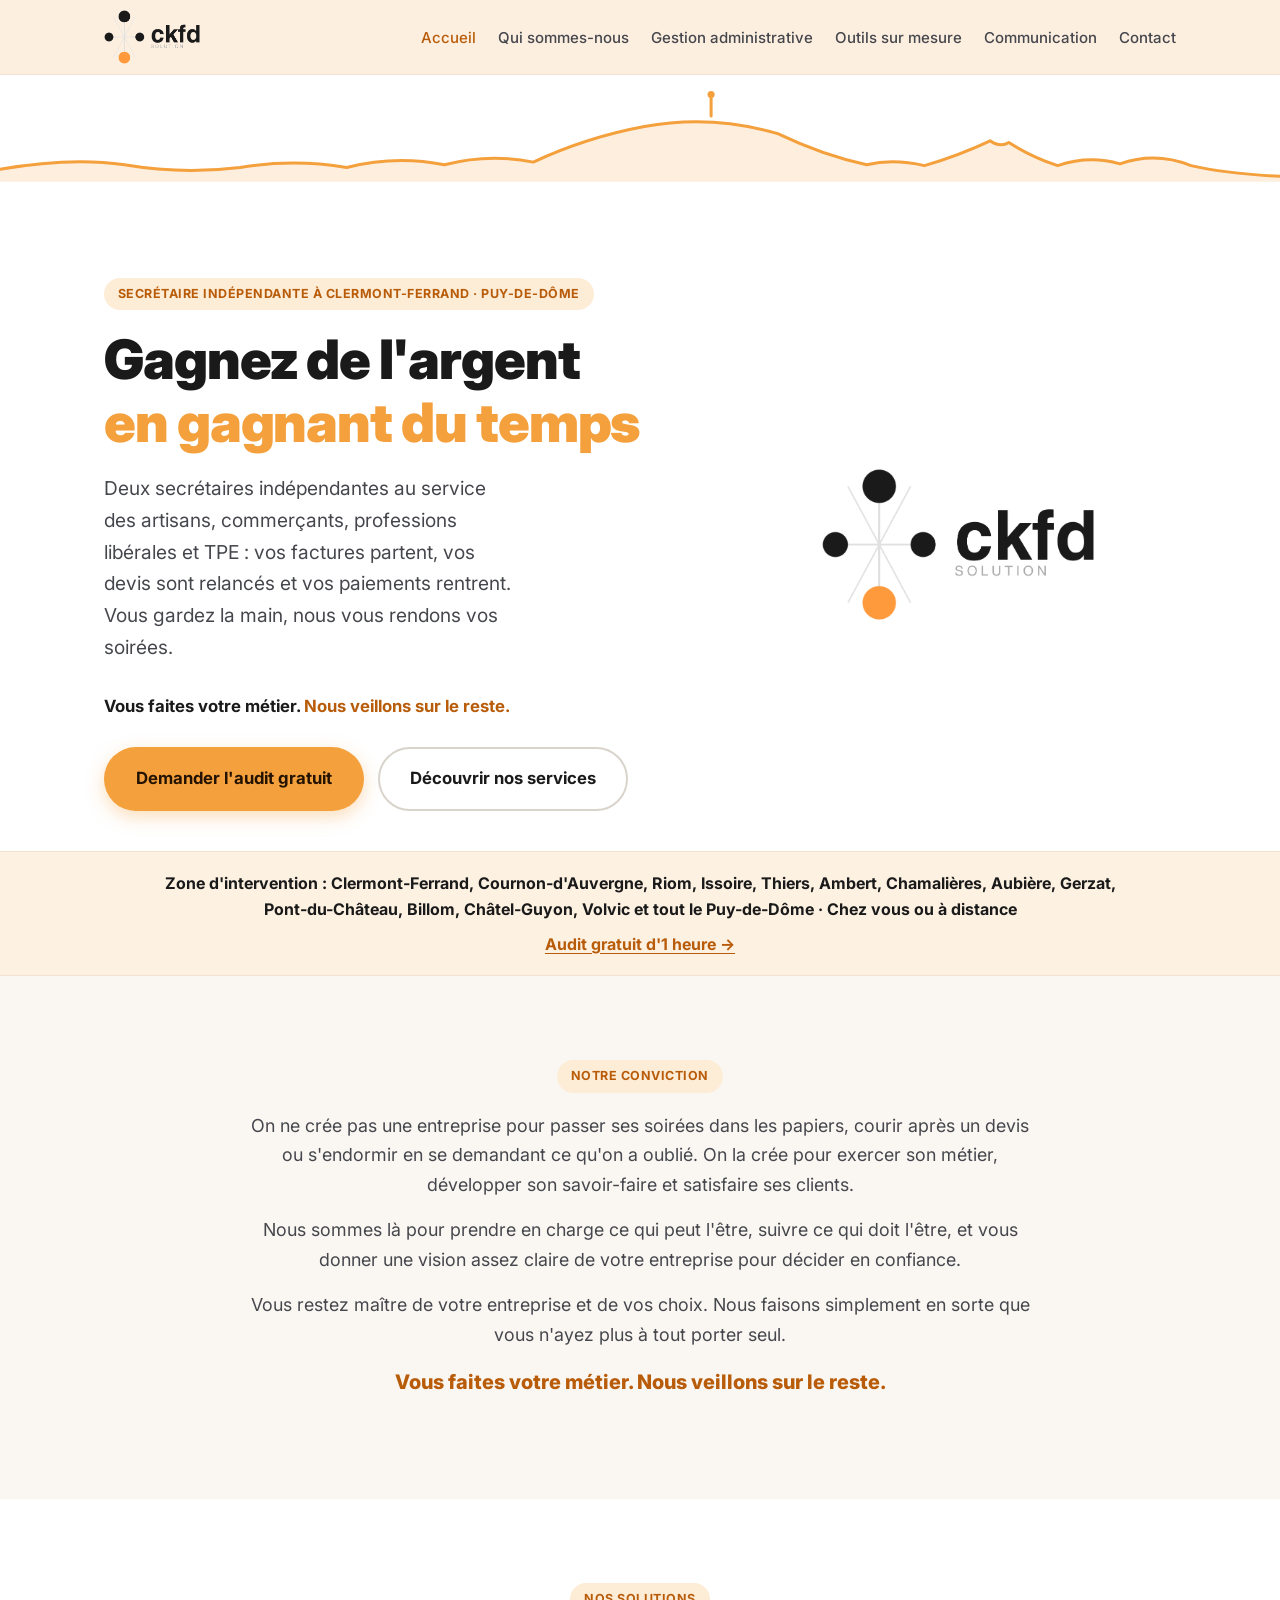
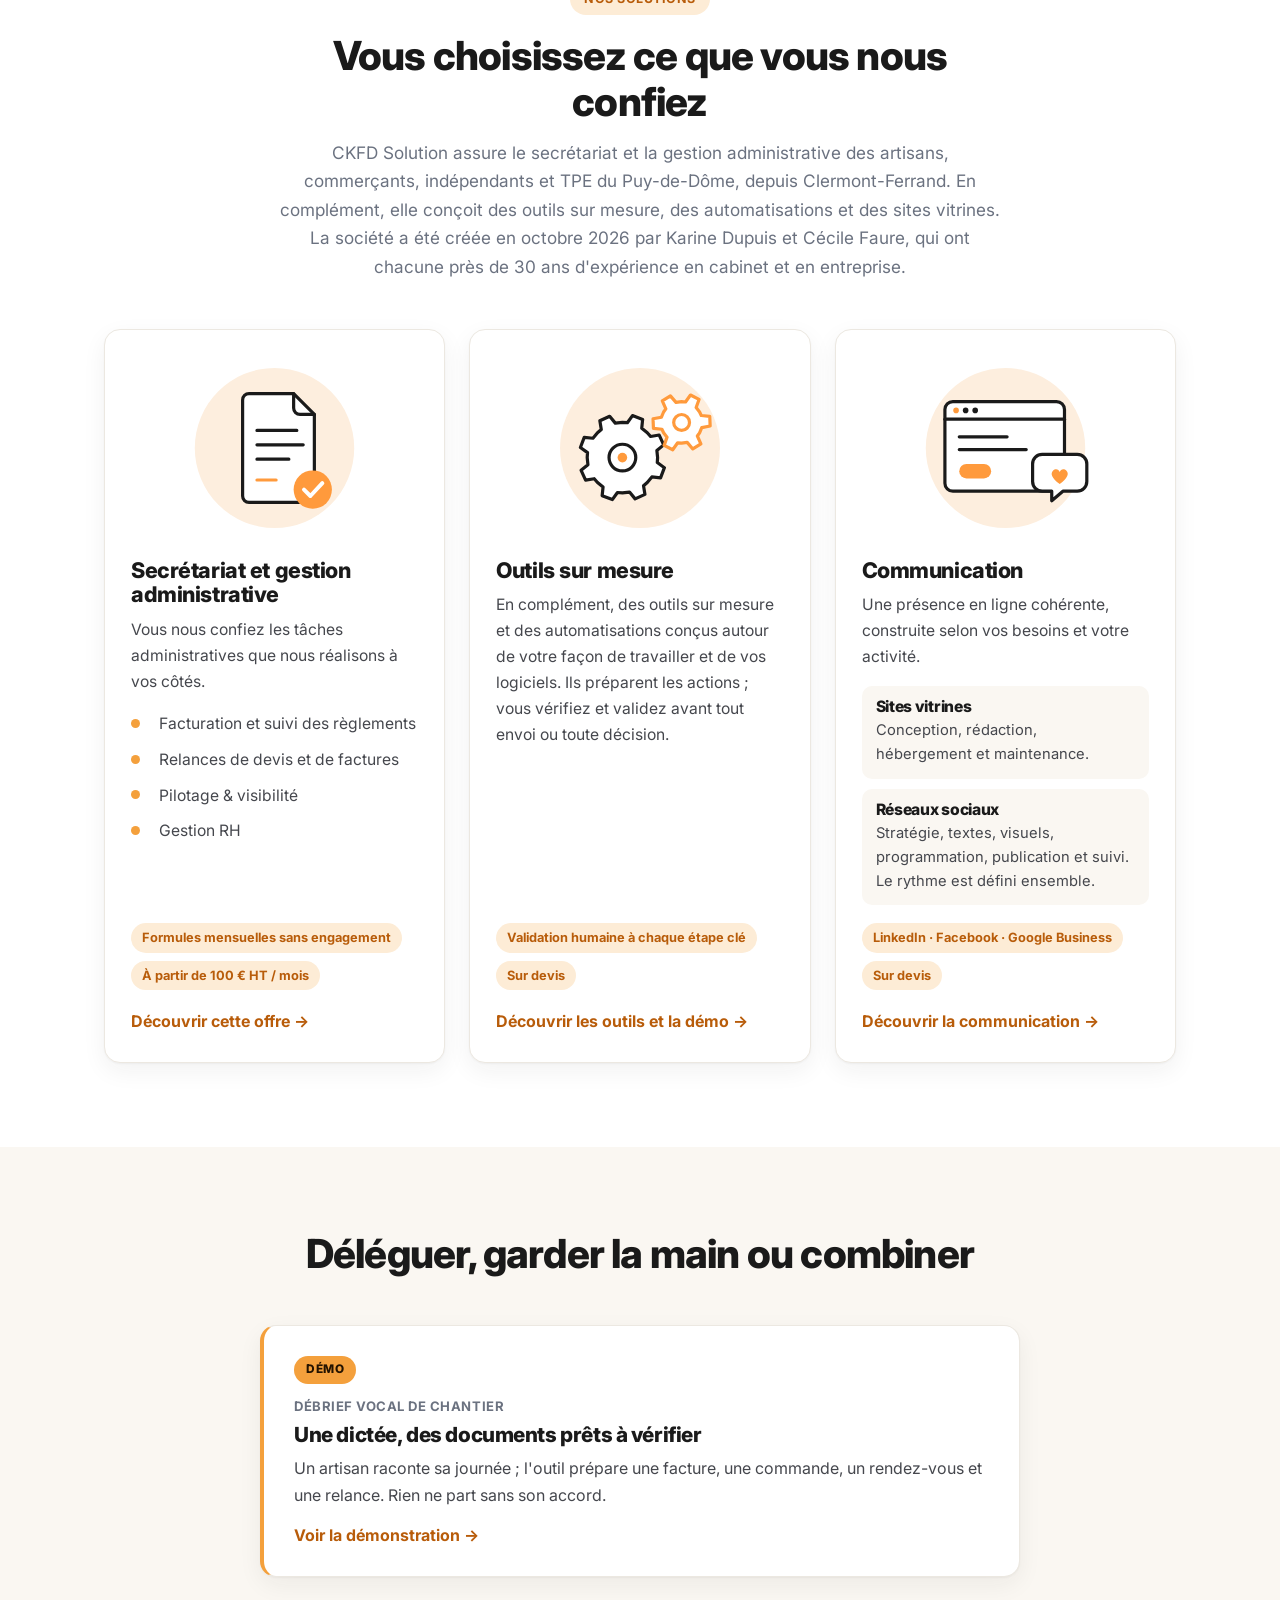
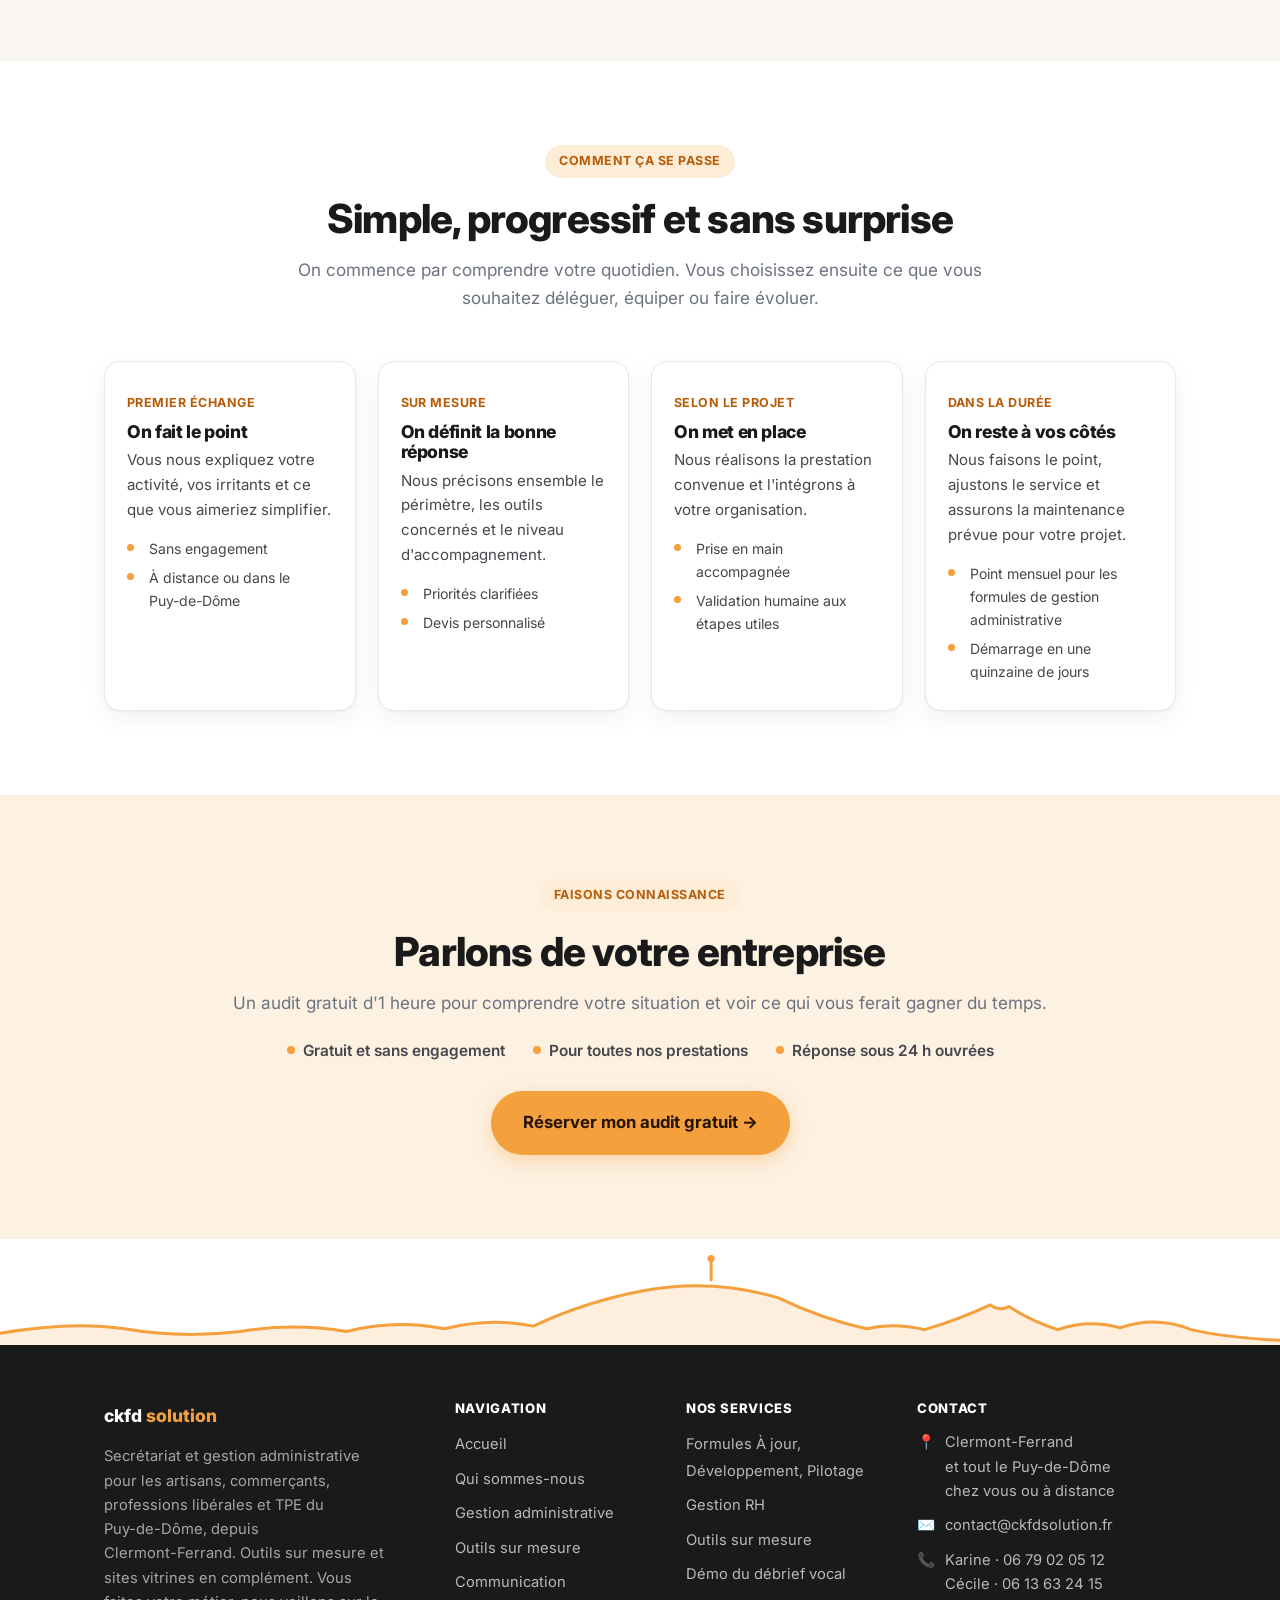
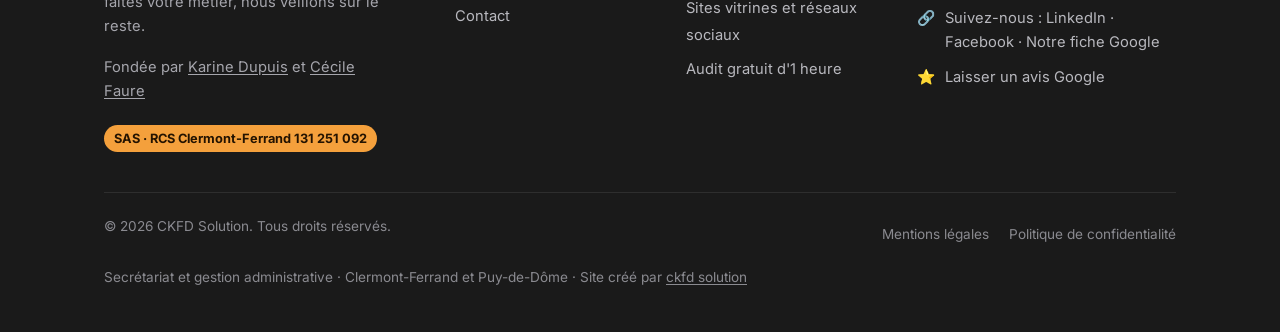
<file: index.html>
<!DOCTYPE html>
<html lang="fr">
<head>
  <meta charset="UTF-8">
  <meta name="viewport" content="width=device-width, initial-scale=1.0">
  <meta name="msvalidate.01" content="67AC77910C7FA93479D313AF6CF95328" />
  <title>Secrétaire indépendante à Clermont-Ferrand · CKFD Solution</title>
  <meta name="description" content="Secrétaire indépendante à Clermont-Ferrand pour artisans et TPE du Puy-de-Dôme : facturation, relances de devis et de factures, gestion administrative.">
  <link rel="canonical" href="https://www.ckfdsolution.fr/">
  <meta property="og:type" content="website">
  <meta property="og:site_name" content="CKFD Solution">
  <meta property="og:locale" content="fr_FR">
  <meta property="og:title" content="Secrétaire indépendante à Clermont-Ferrand · CKFD Solution">
  <meta property="og:description" content="Secrétaire indépendante à Clermont-Ferrand pour artisans et TPE du Puy-de-Dôme : facturation, relances de devis et de factures, gestion administrative.">
  <meta property="og:url" content="https://www.ckfdsolution.fr/">
  <meta property="og:image" content="https://www.ckfdsolution.fr/assets/karine-cecile.jpg">
  <meta property="og:image:width" content="1600">
  <meta property="og:image:height" content="737">
  <meta property="og:image:alt" content="Karine Dupuis et Cécile Faure, fondatrices de CKFD Solution">
  <meta name="twitter:card" content="summary_large_image">
  <link rel="icon" href="/assets/favicon-48.png" sizes="48x48" type="image/png">
  <link rel="apple-touch-icon" href="/assets/apple-touch-icon.png">
  <link rel="preconnect" href="https://fonts.googleapis.com">
  <link rel="preconnect" href="https://fonts.gstatic.com" crossorigin>
  <link href="https://fonts.googleapis.com/css2?family=Inter:wght@300;400;500;600;700;800;900&display=swap" rel="stylesheet">
  <link rel="stylesheet" href="styles.css">
  <script type="application/ld+json">
  {
    "@context": "https://schema.org",
    "@type": "ProfessionalService",
    "@id": "https://www.ckfdsolution.fr/#entreprise",
    "name": "CKFD Solution",
    "alternateName": "ckfd solution",
    "legalName": "CKFD Solution SAS",
    "url": "https://www.ckfdsolution.fr/",
    "logo": "https://www.ckfdsolution.fr/assets/logo-ckfd.png",
    "image": "https://www.ckfdsolution.fr/assets/karine-cecile.jpg",
    "description": "CKFD Solution assure le secrétariat et la gestion administrative des artisans, commerçants, indépendants et TPE du Puy-de-Dôme, depuis Clermont-Ferrand. En complément, elle conçoit des outils sur mesure, des automatisations et des sites vitrines. La société a été créée en octobre 2026 par Karine Dupuis et Cécile Faure, qui ont chacune près de 30 ans d'expérience en cabinet et en entreprise.",
    "slogan": "Vous faites votre métier. Nous veillons sur le reste.",
    "foundingDate": "2026-10-08",
    "email": "contact@ckfdsolution.fr",
    "telephone": "+33679020512",
    "address": {
      "@type": "PostalAddress",
      "streetAddress": "34 rue du Clos Four",
      "postalCode": "63100",
      "addressLocality": "Clermont-Ferrand",
      "addressRegion": "Auvergne-Rhône-Alpes",
      "addressCountry": "FR"
    },
    "areaServed": [
      {
        "@type": "City",
        "name": "Clermont-Ferrand"
      },
      {
        "@type": "City",
        "name": "Cournon-d'Auvergne"
      },
      {
        "@type": "City",
        "name": "Riom"
      },
      {
        "@type": "City",
        "name": "Issoire"
      },
      {
        "@type": "City",
        "name": "Thiers"
      },
      {
        "@type": "City",
        "name": "Ambert"
      },
      {
        "@type": "City",
        "name": "Chamalières"
      },
      {
        "@type": "City",
        "name": "Aubière"
      },
      {
        "@type": "City",
        "name": "Gerzat"
      },
      {
        "@type": "City",
        "name": "Pont-du-Château"
      },
      {
        "@type": "City",
        "name": "Billom"
      },
      {
        "@type": "City",
        "name": "Châtel-Guyon"
      },
      {
        "@type": "City",
        "name": "Volvic"
      },
      {
        "@type": "AdministrativeArea",
        "name": "Puy-de-Dôme"
      }
    ],
    "openingHoursSpecification": [
      {
        "@type": "OpeningHoursSpecification",
        "dayOfWeek": [
          "Monday",
          "Tuesday",
          "Wednesday",
          "Thursday",
          "Friday"
        ],
        "opens": "08:00",
        "closes": "19:00"
      }
    ],
    "hasMap": "https://www.google.com/maps?cid=9878234616360781714",
    "sameAs": [
      "https://www.linkedin.com/company/ckfdsolution/",
      "https://www.facebook.com/profile.php?id=61590576364913",
      "https://www.google.com/maps?cid=9878234616360781714"
    ],
    "identifier": [
      {
        "@type": "PropertyValue",
        "propertyID": "SIRET",
        "value": "13125109200014"
      }
    ],
    "founder": [
      {
        "@type": "Person",
        "name": "Karine Dupuis",
        "sameAs": "https://www.linkedin.com/in/karinedupuis-ckfd",
        "jobTitle": "Présidente",
        "telephone": "+33679020512"
      },
      {
        "@type": "Person",
        "name": "Cécile Faure",
        "sameAs": "https://www.linkedin.com/in/cecilefaureckfd",
        "jobTitle": "Directrice générale",
        "telephone": "+33613632415"
      }
    ],
    "knowsAbout": [
      "Secrétariat",
      "Gestion administrative",
      "Facturation",
      "Relances de devis et de factures",
      "Préparation des éléments variables de paie pour le cabinet comptable",
      "DPAE",
      "Tableaux de bord de gestion"
    ],
    "priceRange": "À partir de 100 € HT / mois",
    "hasOfferCatalog": {
      "@type": "OfferCatalog",
      "name": "Services CKFD Solution",
      "itemListElement": [
        {
          "@type": "Offer",
          "name": "À jour",
          "url": "https://www.ckfdsolution.fr/gestion-administrative.html#formules",
          "priceSpecification": {
            "@type": "UnitPriceSpecification",
            "price": 100,
            "priceCurrency": "EUR",
            "unitText": "mois",
            "valueAddedTaxIncluded": false
          }
        },
        {
          "@type": "Offer",
          "name": "Développement",
          "url": "https://www.ckfdsolution.fr/gestion-administrative.html#formules",
          "priceSpecification": {
            "@type": "UnitPriceSpecification",
            "price": 180,
            "priceCurrency": "EUR",
            "unitText": "mois",
            "valueAddedTaxIncluded": false
          }
        },
        {
          "@type": "Offer",
          "name": "Pilotage",
          "url": "https://www.ckfdsolution.fr/gestion-administrative.html#formules",
          "priceSpecification": {
            "@type": "UnitPriceSpecification",
            "price": 260,
            "priceCurrency": "EUR",
            "unitText": "mois",
            "valueAddedTaxIncluded": false
          }
        },
        {
          "@type": "Offer",
          "name": "Gestion RH",
          "url": "https://www.ckfdsolution.fr/gestion-administrative.html#rh"
        },
        {
          "@type": "Offer",
          "name": "Outils sur mesure",
          "url": "https://www.ckfdsolution.fr/outils.html"
        },
        {
          "@type": "Offer",
          "name": "Sites vitrines et réseaux sociaux",
          "url": "https://www.ckfdsolution.fr/communication.html"
        }
      ]
    }
  }
  </script>
</head>
<body>

<nav class="navbar">
  <div class="container">
    <a href="/" class="navbar-logo">
      <img src="assets/logo-ckfd.png" alt="ckfd solution, secrétariat et gestion administrative à Clermont-Ferrand" width="757" height="424">
    </a>
    <ul class="navbar-nav">
      <li><a href="/" class="active">Accueil</a></li>
      <li><a href="qui-sommes-nous.html">Qui sommes-nous</a></li>
      <li><a href="gestion-administrative.html">Gestion administrative</a></li>
      <li><a href="outils.html">Outils sur mesure</a></li>
      <li><a href="communication.html">Communication</a></li>
      <li><a href="contact.html">Contact</a></li>
    </ul>
    <button class="hamburger" id="hamburger" aria-label="Menu">
      <span></span><span></span><span></span>
    </button>
  </div>
</nav>

<div class="mobile-menu" id="mobileMenu">
  <a href="/">Accueil</a>
  <a href="qui-sommes-nous.html">Qui sommes-nous</a>
  <a href="gestion-administrative.html">Gestion administrative</a>
  <a href="outils.html">Outils sur mesure</a>
  <a href="communication.html">Communication</a>
  <a href="contact.html">Contact</a>
</div>

<!-- ===== CHAÎNE DES PUYS (haut) ===== -->
<div class="puys puys-top" aria-hidden="true">
  <svg viewBox="0 0 1440 120" xmlns="http://www.w3.org/2000/svg">
    <path class="puys-fill" d="M0,114 Q60,111 100,102 Q140,86 180,100 Q215,90 250,102 Q280,92 305,76 Q315,82 326,74 Q360,90 400,102 Q435,94 465,101 Q515,90 565,66 Q640,44 715,58 Q780,70 840,98 Q890,88 940,101 Q995,90 1050,104 Q1110,94 1170,104 Q1235,112 1300,101 Q1360,92 1440,106 L1440,120 L0,120 Z"/>
    <path class="puys-line" vector-effect="non-scaling-stroke" fill="none" d="M0,114 Q60,111 100,102 Q140,86 180,100 Q215,90 250,102 Q280,92 305,76 Q315,82 326,74 Q360,90 400,102 Q435,94 465,101 Q515,90 565,66 Q640,44 715,58 Q780,70 840,98 Q890,88 940,101 Q995,90 1050,104 Q1110,94 1170,104 Q1235,112 1300,101 Q1360,92 1440,106"/>
    <line class="puys-line" vector-effect="non-scaling-stroke" x1="640" y1="46" x2="640" y2="26"/>
    <circle class="puys-dot" cx="640" cy="22" r="4"/>
  </svg>
</div>

<!-- ===== HERO ===== -->
<section class="hero" id="accueil">
  <div class="container">
    <div class="hero-inner">
      <div class="hero-content">
        <h1 class="tag">Secrétaire indépendante <span class="nowrap">à Clermont-Ferrand</span>&nbsp;· <span class="nowrap">Puy-de-Dôme</span></h1>
        <p class="hero-title">
          Gagnez de l'argent<br>
          <span>en gagnant du temps</span>
        </p>
        <p class="hero-subtitle">
          Deux secrétaires indépendantes au service des artisans, commerçants, professions libérales et TPE :
          vos factures partent, vos devis sont relancés et vos paiements rentrent. Vous gardez la main,
          nous vous rendons vos soirées.
        </p>
        <p class="hero-signature">
          Vous faites votre métier. <span>Nous veillons sur le reste.</span>
        </p>
        <div class="hero-actions">
          <a href="contact.html" class="btn btn-primary btn-lg">Demander l'audit gratuit</a>
          <a href="#services" class="btn btn-outline btn-lg">Découvrir nos services</a>
        </div>
      </div>
      <div class="hero-visual">
        <div class="hero-brand">
          <img src="assets/logo-ckfd.png" alt="ckfd solution, secrétariat et gestion administrative à Clermont-Ferrand" width="757" height="424">
        </div>
      </div>
    </div>
  </div>
</section>

<!-- ===== ZONE D'INTERVENTION ===== -->
<section class="coverage-strip" aria-label="Zone d'intervention">
  <div class="container">
    <p>Zone d'intervention : <span class="nowrap">Clermont-Ferrand</span>, <span class="nowrap">Cournon-d'Auvergne</span>, Riom, Issoire, Thiers, Ambert, Chamalières, Aubière, Gerzat, <span class="nowrap">Pont-du-Château</span>, Billom, <span class="nowrap">Châtel-Guyon</span>, Volvic et tout le <span class="nowrap">Puy-de-Dôme</span><span class="coverage-sep"> · </span><br class="coverage-break"><span class="nowrap">Chez vous ou à distance</span></p>
    <a href="contact.html">Audit gratuit d'1 heure →</a>
  </div>
</section>

<!-- ===== NOTRE CONVICTION ===== -->
<section class="conviction" id="conviction">
  <div class="container">
    <div class="conviction-box">
      <div class="tag">Notre conviction</div>
      <p>On ne crée pas une entreprise pour passer ses soirées dans les papiers, courir après un devis
        ou s'endormir en se demandant ce qu'on a oublié. On la crée pour exercer son métier,
        développer son <span class="nowrap">savoir-faire</span> et satisfaire ses clients.</p>
      <p>Nous sommes là pour prendre en charge ce qui peut l'être, suivre ce qui doit l'être, et vous donner
        une vision assez claire de votre entreprise pour décider en confiance.</p>
      <p>Vous restez maître de votre entreprise et de vos choix. Nous faisons simplement en sorte
        que vous n'ayez plus à tout porter seul.</p>
      <p class="signature">Vous faites votre métier. Nous veillons sur le reste.</p>
    </div>
  </div>
</section>

<!-- ===== NOS SOLUTIONS ===== -->
<section id="services">
  <div class="container">
    <div class="section-head">
      <div class="tag">Nos solutions</div>
      <h2 class="section-title">Vous choisissez ce que vous nous confiez</h2>
      <p class="section-subtitle">CKFD Solution assure le secrétariat et la gestion administrative des artisans, commerçants, indépendants et TPE du <span class="nowrap">Puy-de-Dôme</span>, depuis <span class="nowrap">Clermont-Ferrand</span>. En complément, elle conçoit des outils sur mesure, des automatisations et des sites vitrines. La société a été créée en octobre 2026 par Karine Dupuis et Cécile Faure, qui ont chacune près de 30 ans d'expérience en cabinet et en entreprise.</p>
    </div>
    <div class="services-grid">
      <article class="service-card reveal">
        <img class="service-illus" src="assets/illus-gestion.svg" alt="" width="360" height="240">
        <h3>Secrétariat et gestion administrative</h3>
        <p>Vous nous confiez les tâches administratives que nous réalisons à vos côtés.</p>
        <ul class="check-list">
          <li>Facturation et suivi des règlements</li>
          <li>Relances de devis et de factures</li>
          <li>Pilotage &amp; visibilité</li>
          <li>Gestion RH</li>
        </ul>
        <div class="service-tags">
          <span>Formules mensuelles sans engagement</span>
          <span>À partir de 100 € HT / mois</span>
        </div>
        <a href="gestion-administrative.html" class="service-link">Découvrir cette offre →</a>
      </article>
      <article class="service-card reveal">
        <img class="service-illus" src="assets/illus-outils.svg" alt="" width="360" height="240">
        <h3>Outils sur mesure</h3>
        <p>En complément, des outils sur mesure et des automatisations conçus autour de votre façon de travailler et de vos logiciels. Ils préparent les actions ; vous vérifiez et validez avant tout envoi ou toute décision.</p>
        <div class="service-tags">
          <span>Validation humaine à chaque étape clé</span>
          <span>Sur devis</span>
        </div>
        <a href="outils.html" class="service-link">Découvrir les outils et la démo →</a>
      </article>
      <article class="service-card reveal">
        <img class="service-illus" src="assets/illus-communication.svg" alt="" width="360" height="240">
        <h3>Communication</h3>
        <p>Une présence en ligne cohérente, construite selon vos besoins et votre activité.</p>
        <div class="service-offers">
          <div class="service-offer">
            <h4>Sites vitrines</h4>
            <p>Conception, rédaction, hébergement et maintenance.</p>
          </div>
          <div class="service-offer">
            <h4>Réseaux sociaux</h4>
            <p>Stratégie, textes, visuels, programmation, publication et suivi. Le rythme est défini ensemble.</p>
          </div>
        </div>
        <div class="service-tags">
          <span>LinkedIn · Facebook · Google Business</span>
          <span>Sur devis</span>
        </div>
        <a href="communication.html" class="service-link">Découvrir la communication →</a>
      </article>
    </div>
  </div>
</section>

<!-- ===== DÉLÉGUER, GARDER LA MAIN OU COMBINER ===== -->
<section class="section-soft" id="cas-usage">
  <div class="container">
    <div class="section-head">
      <h2 class="section-title">Déléguer, garder la main ou combiner</h2>
    </div>
    <a class="usecase-card reveal" href="outils.html#demo">
      <span class="badge-demo">Démo</span>
      <div class="usecase-sector">Débrief vocal de chantier</div>
      <h3>Une dictée, des documents prêts à vérifier</h3>
      <p>Un artisan raconte sa journée ; l'outil prépare une facture, une commande, un <span class="nowrap">rendez-vous</span> et une relance. Rien ne part sans son accord.</p>
      <span class="service-link">Voir la démonstration →</span>
    </a>
  </div>
</section>

<!-- ===== COMMENT ÇA SE PASSE ===== -->
<section id="methodo">
  <div class="container">
    <div class="section-head">
      <div class="tag">Comment ça se passe</div>
      <h2 class="section-title">Simple, progressif et sans surprise</h2>
      <p class="section-subtitle">On commence par comprendre votre quotidien. Vous choisissez ensuite ce que vous souhaitez déléguer, équiper ou faire évoluer.</p>
    </div>
    <div class="steps-grid">
      <div class="step reveal">
        <div class="step-label">Premier échange</div>
        <h3>On fait le point</h3>
        <p>Vous nous expliquez votre activité, vos irritants et ce que vous aimeriez simplifier.</p>
        <ul class="check-list">
          <li>Sans engagement</li>
          <li>À distance ou dans le <span class="nowrap">Puy-de-Dôme</span></li>
        </ul>
      </div>
      <div class="step reveal">
        <div class="step-label">Sur mesure</div>
        <h3>On définit la bonne réponse</h3>
        <p>Nous précisons ensemble le périmètre, les outils concernés et le niveau d'accompagnement.</p>
        <ul class="check-list">
          <li>Priorités clarifiées</li>
          <li>Devis personnalisé</li>
        </ul>
      </div>
      <div class="step reveal">
        <div class="step-label">Selon le projet</div>
        <h3>On met en place</h3>
        <p>Nous réalisons la prestation convenue et l'intégrons à votre organisation.</p>
        <ul class="check-list">
          <li>Prise en main accompagnée</li>
          <li>Validation humaine aux étapes utiles</li>
        </ul>
      </div>
      <div class="step reveal">
        <div class="step-label">Dans la durée</div>
        <h3>On reste à vos côtés</h3>
        <p>Nous faisons le point, ajustons le service et assurons la maintenance prévue pour votre projet.</p>
        <ul class="check-list">
          <li>Point mensuel pour les formules de gestion administrative</li>
          <li>Démarrage en une quinzaine de jours</li>
        </ul>
      </div>
    </div>
  </div>
</section>

<!-- ===== CTA FINAL / AUDIT ===== -->
<section class="cta-final" id="audit">
  <div class="container">
    <div class="cta-box">
      <div class="tag">Faisons connaissance</div>
      <h2 class="section-title">Parlons de votre entreprise</h2>
      <p class="section-subtitle">Un audit gratuit d'1 heure pour comprendre votre situation et voir ce qui vous ferait gagner du temps.</p>
      <div class="cta-perks">
        <div class="cta-perk">Gratuit et sans engagement</div>
        <div class="cta-perk">Pour toutes nos prestations</div>
        <div class="cta-perk">Réponse sous 24 h ouvrées</div>
      </div>
      <div style="margin-top:28px;">
        <a href="contact.html" class="btn btn-primary btn-lg">Réserver mon audit gratuit →</a>
      </div>
    </div>
  </div>
</section>

<!-- ===== CHAÎNE DES PUYS (bas) ===== -->
<div class="puys puys-bottom" aria-hidden="true">
  <svg viewBox="0 0 1440 120" xmlns="http://www.w3.org/2000/svg">
    <path class="puys-fill" d="M0,114 Q60,111 100,102 Q140,86 180,100 Q215,90 250,102 Q280,92 305,76 Q315,82 326,74 Q360,90 400,102 Q435,94 465,101 Q515,90 565,66 Q640,44 715,58 Q780,70 840,98 Q890,88 940,101 Q995,90 1050,104 Q1110,94 1170,104 Q1235,112 1300,101 Q1360,92 1440,106 L1440,120 L0,120 Z"/>
    <path class="puys-line" vector-effect="non-scaling-stroke" fill="none" d="M0,114 Q60,111 100,102 Q140,86 180,100 Q215,90 250,102 Q280,92 305,76 Q315,82 326,74 Q360,90 400,102 Q435,94 465,101 Q515,90 565,66 Q640,44 715,58 Q780,70 840,98 Q890,88 940,101 Q995,90 1050,104 Q1110,94 1170,104 Q1235,112 1300,101 Q1360,92 1440,106"/>
    <line class="puys-line" vector-effect="non-scaling-stroke" x1="640" y1="46" x2="640" y2="26"/>
    <circle class="puys-dot" cx="640" cy="22" r="4"/>
  </svg>
</div>

<!-- ===== FOOTER ===== -->
<footer>
  <div class="container">
    <div class="footer-grid">
      <div class="footer-brand">
        <div class="footer-logo">
          <span class="logo-name">ckfd <span>solution</span></span>
        </div>
        <p class="footer-description">
          Secrétariat et gestion administrative pour les artisans, commerçants, professions libérales
          et TPE du <span class="nowrap">Puy-de-Dôme</span>, depuis <span class="nowrap">Clermont-Ferrand</span>. Outils sur mesure et sites vitrines en complément.
          Vous faites votre métier, nous veillons sur le reste.
        </p>
        <p class="footer-description">Fondée par <a href="https://www.linkedin.com/in/karinedupuis-ckfd" target="_blank" rel="noopener">Karine Dupuis</a> et <a href="https://www.linkedin.com/in/cecilefaureckfd" target="_blank" rel="noopener">Cécile Faure</a></p>
        <span class="footer-immat">SAS · RCS Clermont-Ferrand 131 251 092</span>
      </div>
      <div class="footer-col">
        <h4>Navigation</h4>
        <ul>
          <li><a href="/">Accueil</a></li>
          <li><a href="qui-sommes-nous.html">Qui sommes-nous</a></li>
          <li><a href="gestion-administrative.html">Gestion administrative</a></li>
          <li><a href="outils.html">Outils sur mesure</a></li>
          <li><a href="communication.html">Communication</a></li>
          <li><a href="contact.html">Contact</a></li>
        </ul>
      </div>
      <div class="footer-col">
        <h4>Nos services</h4>
        <ul>
          <li><a href="gestion-administrative.html#formules">Formules À jour, Développement, Pilotage</a></li>
          <li><a href="gestion-administrative.html#rh">Gestion RH</a></li>
          <li><a href="outils.html">Outils sur mesure</a></li>
          <li><a href="outils.html#demo">Démo du débrief vocal</a></li>
          <li><a href="communication.html">Sites vitrines et réseaux sociaux</a></li>
          <li><a href="contact.html">Audit gratuit d'1 heure</a></li>
        </ul>
      </div>
      <div class="footer-col">
        <h4>Contact</h4>
        <div class="footer-contact-item">📍 <span><span class="nowrap">Clermont-Ferrand</span><br>et tout le <span class="nowrap">Puy-de-Dôme</span><br>chez vous ou à distance</span></div>
        <div class="footer-contact-item">✉️ <a href="mailto:contact@ckfdsolution.fr">contact@ckfdsolution.fr</a></div>
        <div class="footer-contact-item">📞 <span>Karine · <a href="tel:+33679020512">06 79 02 05 12</a><br>Cécile · <a href="tel:+33613632415">06 13 63 24 15</a></span></div>
        <div class="footer-contact-item">🔗 <span>Suivez-nous : <a href="https://www.linkedin.com/company/ckfdsolution/" target="_blank" rel="noopener">LinkedIn</a> · <a href="https://www.facebook.com/profile.php?id=61590576364913" target="_blank" rel="noopener">Facebook</a> · <a href="https://www.google.com/maps?cid=9878234616360781714" target="_blank" rel="noopener">Notre fiche Google</a></span></div>
        <div class="footer-contact-item">⭐ <a href="https://g.page/r/CZLHJuQLihaJEBM/review" target="_blank" rel="noopener">Laisser un avis Google</a></div>
      </div>
    </div>
    <div class="footer-bottom">
      <p>© 2026 CKFD Solution. Tous droits réservés.</p>
      <div class="footer-legal">
        <a href="mentions-legales.html">Mentions légales</a>
        <a href="politique-confidentialite.html">Politique de confidentialité</a>
      </div>
      <p>Secrétariat et gestion administrative · <span class="nowrap">Clermont-Ferrand</span> et <span class="nowrap">Puy-de-Dôme</span> · Site créé par <a href="communication.html" rel="nofollow">ckfd solution</a></p>
    </div>
  </div>
</footer>

<script src="script.js"></script>
</body>
</html>
</file>
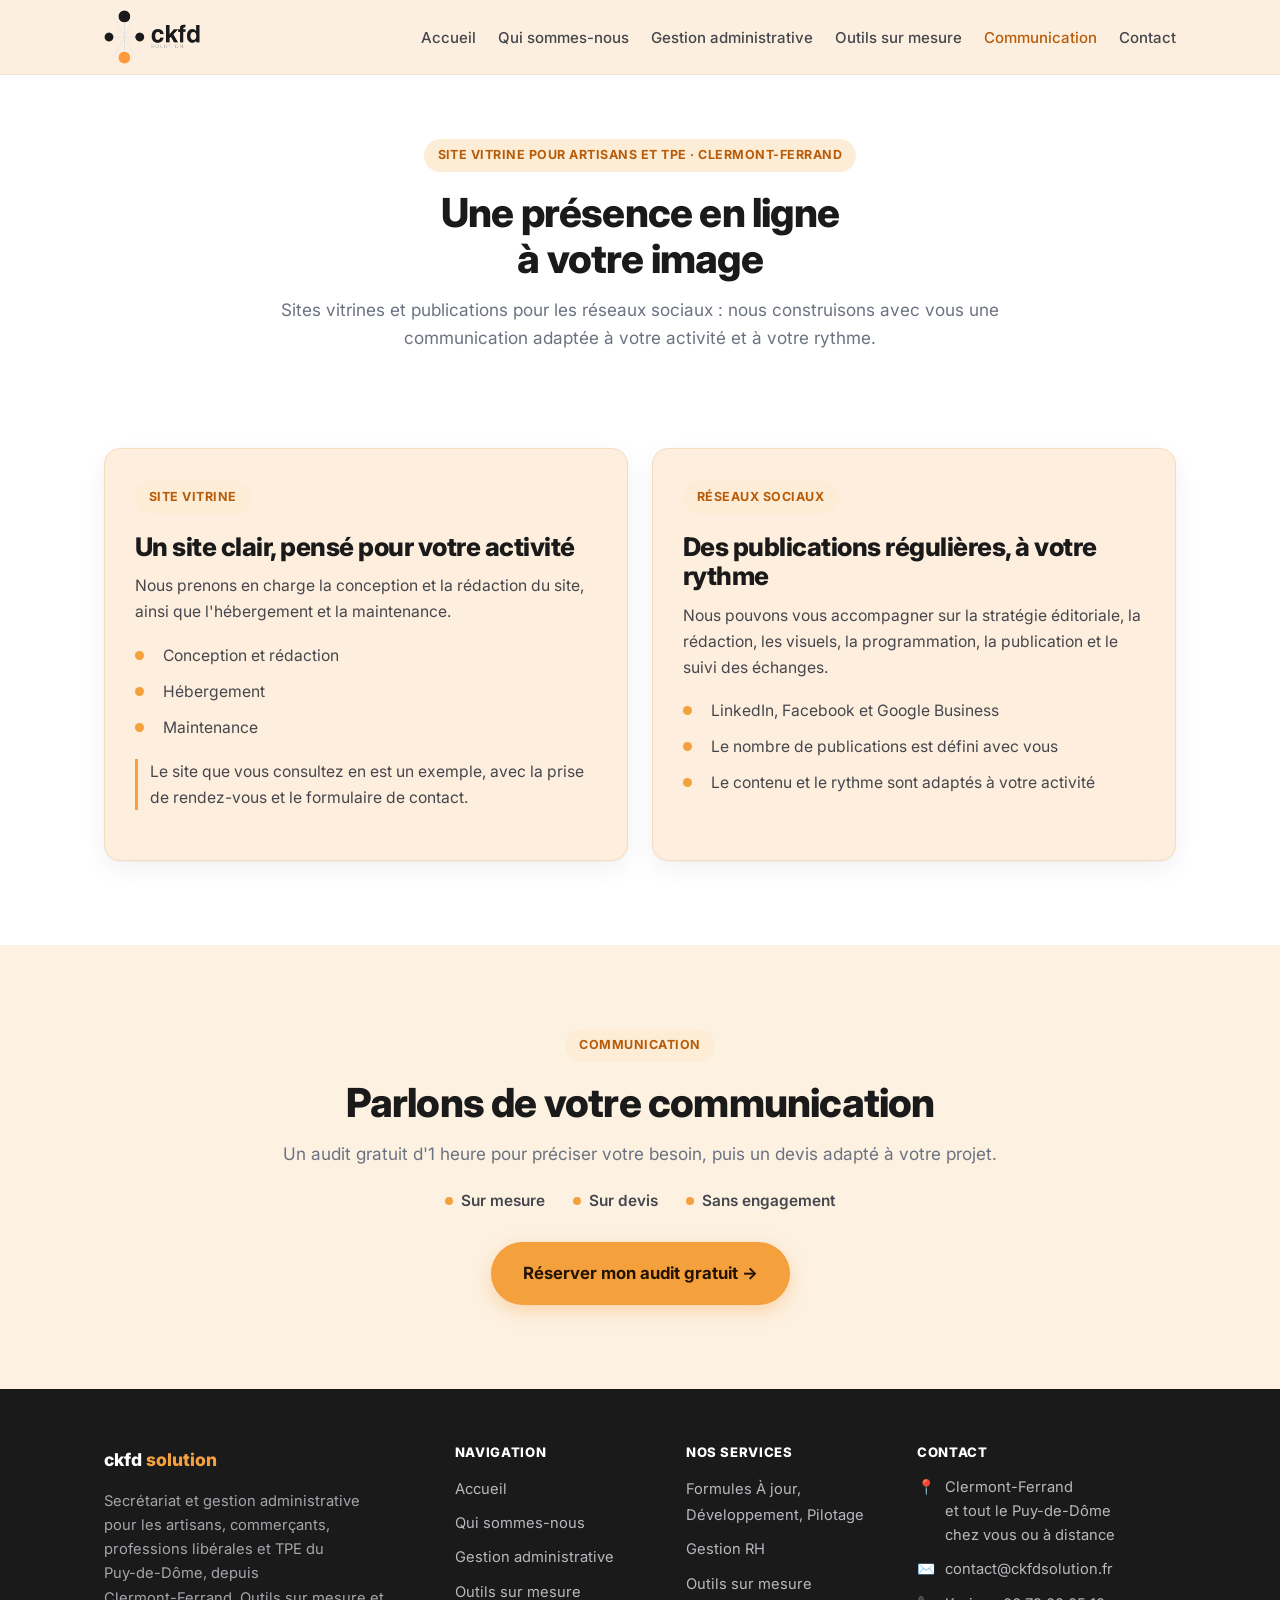
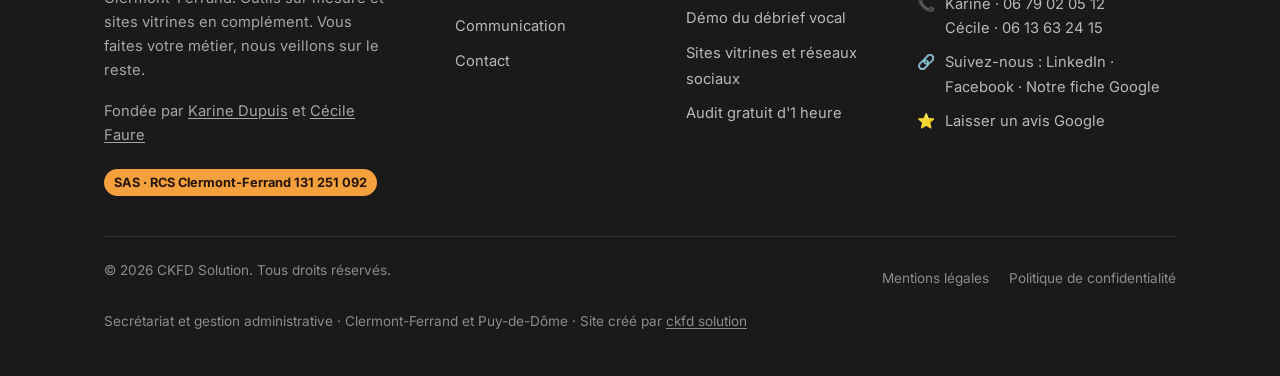
<file: communication.html>
<!DOCTYPE html>
<html lang="fr">
<head>
  <meta charset="UTF-8">
  <meta name="viewport" content="width=device-width, initial-scale=1.0">
  <title>Site vitrine pour artisans et TPE · CKFD Solution</title>
  <meta name="description" content="Site vitrine et réseaux sociaux pour artisans et TPE, à Clermont-Ferrand, dans le Puy-de-Dôme ou à distance : conception, rédaction, hébergement. Sur devis.">
  <link rel="canonical" href="https://www.ckfdsolution.fr/communication.html">
  <meta property="og:type" content="website">
  <meta property="og:site_name" content="CKFD Solution">
  <meta property="og:locale" content="fr_FR">
  <meta property="og:title" content="Site vitrine pour artisans et TPE · CKFD Solution">
  <meta property="og:description" content="Site vitrine et réseaux sociaux pour artisans et TPE, à Clermont-Ferrand, dans le Puy-de-Dôme ou à distance : conception, rédaction, hébergement. Sur devis.">
  <meta property="og:url" content="https://www.ckfdsolution.fr/communication.html">
  <meta property="og:image" content="https://www.ckfdsolution.fr/assets/karine-cecile.jpg">
  <meta property="og:image:width" content="1600">
  <meta property="og:image:height" content="737">
  <meta property="og:image:alt" content="Karine Dupuis et Cécile Faure, fondatrices de CKFD Solution">
  <meta name="twitter:card" content="summary_large_image">
  <link rel="icon" href="/assets/favicon-48.png" sizes="48x48" type="image/png">
  <link rel="apple-touch-icon" href="/assets/apple-touch-icon.png">
  <link rel="preconnect" href="https://fonts.googleapis.com">
  <link rel="preconnect" href="https://fonts.gstatic.com" crossorigin>
  <link href="https://fonts.googleapis.com/css2?family=Inter:wght@300;400;500;600;700;800;900&display=swap" rel="stylesheet">
  <link rel="stylesheet" href="styles.css">
</head>
<body>

<nav class="navbar">
  <div class="container">
    <a href="/" class="navbar-logo">
      <img src="assets/logo-ckfd.png" alt="ckfd solution, secrétariat et gestion administrative à Clermont-Ferrand" width="757" height="424">
    </a>
    <ul class="navbar-nav">
      <li><a href="/">Accueil</a></li>
      <li><a href="qui-sommes-nous.html">Qui sommes-nous</a></li>
      <li><a href="gestion-administrative.html">Gestion administrative</a></li>
      <li><a href="outils.html">Outils sur mesure</a></li>
      <li><a href="communication.html" class="active">Communication</a></li>
      <li><a href="contact.html">Contact</a></li>
    </ul>
    <button class="hamburger" id="hamburger" aria-label="Menu">
      <span></span><span></span><span></span>
    </button>
  </div>
</nav>

<div class="mobile-menu" id="mobileMenu">
  <a href="/">Accueil</a>
  <a href="qui-sommes-nous.html">Qui sommes-nous</a>
  <a href="gestion-administrative.html">Gestion administrative</a>
  <a href="outils.html">Outils sur mesure</a>
  <a href="communication.html">Communication</a>
  <a href="contact.html">Contact</a>
</div>

<!-- ===== EN-TÊTE ===== -->
<section class="section-tight" style="padding-top:64px;">
  <div class="container">
    <div class="section-head" style="margin-bottom:0;">
      <h1 class="tag">Site vitrine pour artisans et TPE&nbsp;· <span class="nowrap">Clermont-Ferrand</span></h1>
      <p class="section-title">Une présence en ligne<br>à votre image</p>
      <p class="section-subtitle">Sites vitrines et publications pour les réseaux sociaux : nous construisons avec vous une communication adaptée à votre activité et à votre rythme.</p>
    </div>
  </div>
</section>

<!-- ===== SITES VITRINES & RÉSEAUX SOCIAUX ===== -->
<section style="padding-top:24px;">
  <div class="container">
    <div class="cards-grid two">
      <div class="card comm-card reveal">
        <div class="tag">Site vitrine</div>
        <h2>Un site clair, pensé pour votre activité</h2>
        <p>Nous prenons en charge la conception et la rédaction du site, ainsi que l'hébergement et la maintenance.</p>
        <ul class="check-list">
          <li>Conception et rédaction</li>
          <li>Hébergement</li>
          <li>Maintenance</li>
        </ul>
        <p class="comm-proof">Le site que vous consultez en est un exemple, avec la prise de <span class="nowrap">rendez-vous</span> et le formulaire de contact.</p>
      </div>
      <div class="card comm-card reveal">
        <div class="tag">Réseaux sociaux</div>
        <h2>Des publications régulières, à votre rythme</h2>
        <p>Nous pouvons vous accompagner sur la stratégie éditoriale, la rédaction, les visuels, la programmation, la publication et le suivi des échanges.</p>
        <ul class="check-list">
          <li>LinkedIn, Facebook et Google Business</li>
          <li>Le nombre de publications est défini avec vous</li>
          <li>Le contenu et le rythme sont adaptés à votre activité</li>
        </ul>
      </div>
    </div>
  </div>
</section>

<!-- ===== CTA ===== -->
<section class="cta-final">
  <div class="container">
    <div class="cta-box">
      <div class="tag">Communication</div>
      <h2 class="section-title">Parlons de votre communication</h2>
      <p class="section-subtitle">Un audit gratuit d'1 heure pour préciser votre besoin, puis un devis adapté à votre projet.</p>
      <div class="cta-perks">
        <div class="cta-perk">Sur mesure</div>
        <div class="cta-perk">Sur devis</div>
        <div class="cta-perk">Sans engagement</div>
      </div>
      <div style="margin-top:28px;">
        <a href="contact.html" class="btn btn-primary btn-lg">Réserver mon audit gratuit →</a>
      </div>
    </div>
  </div>
</section>

<!-- ===== FOOTER ===== -->
<footer>
  <div class="container">
    <div class="footer-grid">
      <div class="footer-brand">
        <div class="footer-logo">
          <span class="logo-name">ckfd <span>solution</span></span>
        </div>
        <p class="footer-description">
          Secrétariat et gestion administrative pour les artisans, commerçants, professions libérales
          et TPE du <span class="nowrap">Puy-de-Dôme</span>, depuis <span class="nowrap">Clermont-Ferrand</span>. Outils sur mesure et sites vitrines en complément.
          Vous faites votre métier, nous veillons sur le reste.
        </p>
        <p class="footer-description">Fondée par <a href="https://www.linkedin.com/in/karinedupuis-ckfd" target="_blank" rel="noopener">Karine Dupuis</a> et <a href="https://www.linkedin.com/in/cecilefaureckfd" target="_blank" rel="noopener">Cécile Faure</a></p>
        <span class="footer-immat">SAS · RCS Clermont-Ferrand 131 251 092</span>
      </div>
      <div class="footer-col">
        <h4>Navigation</h4>
        <ul>
          <li><a href="/">Accueil</a></li>
          <li><a href="qui-sommes-nous.html">Qui sommes-nous</a></li>
          <li><a href="gestion-administrative.html">Gestion administrative</a></li>
          <li><a href="outils.html">Outils sur mesure</a></li>
          <li><a href="communication.html">Communication</a></li>
          <li><a href="contact.html">Contact</a></li>
        </ul>
      </div>
      <div class="footer-col">
        <h4>Nos services</h4>
        <ul>
          <li><a href="gestion-administrative.html#formules">Formules À jour, Développement, Pilotage</a></li>
          <li><a href="gestion-administrative.html#rh">Gestion RH</a></li>
          <li><a href="outils.html">Outils sur mesure</a></li>
          <li><a href="outils.html#demo">Démo du débrief vocal</a></li>
          <li><a href="communication.html">Sites vitrines et réseaux sociaux</a></li>
          <li><a href="contact.html">Audit gratuit d'1 heure</a></li>
        </ul>
      </div>
      <div class="footer-col">
        <h4>Contact</h4>
        <div class="footer-contact-item">📍 <span><span class="nowrap">Clermont-Ferrand</span><br>et tout le <span class="nowrap">Puy-de-Dôme</span><br>chez vous ou à distance</span></div>
        <div class="footer-contact-item">✉️ <a href="mailto:contact@ckfdsolution.fr">contact@ckfdsolution.fr</a></div>
        <div class="footer-contact-item">📞 <span>Karine · <a href="tel:+33679020512">06 79 02 05 12</a><br>Cécile · <a href="tel:+33613632415">06 13 63 24 15</a></span></div>
        <div class="footer-contact-item">🔗 <span>Suivez-nous : <a href="https://www.linkedin.com/company/ckfdsolution/" target="_blank" rel="noopener">LinkedIn</a> · <a href="https://www.facebook.com/profile.php?id=61590576364913" target="_blank" rel="noopener">Facebook</a> · <a href="https://www.google.com/maps?cid=9878234616360781714" target="_blank" rel="noopener">Notre fiche Google</a></span></div>
        <div class="footer-contact-item">⭐ <a href="https://g.page/r/CZLHJuQLihaJEBM/review" target="_blank" rel="noopener">Laisser un avis Google</a></div>
      </div>
    </div>
    <div class="footer-bottom">
      <p>© 2026 CKFD Solution. Tous droits réservés.</p>
      <div class="footer-legal">
        <a href="mentions-legales.html">Mentions légales</a>
        <a href="politique-confidentialite.html">Politique de confidentialité</a>
      </div>
      <p>Secrétariat et gestion administrative · <span class="nowrap">Clermont-Ferrand</span> et <span class="nowrap">Puy-de-Dôme</span> · Site créé par <a href="communication.html" rel="nofollow">ckfd solution</a></p>
    </div>
  </div>
</footer>

<script src="script.js"></script>
</body>
</html>
</file>
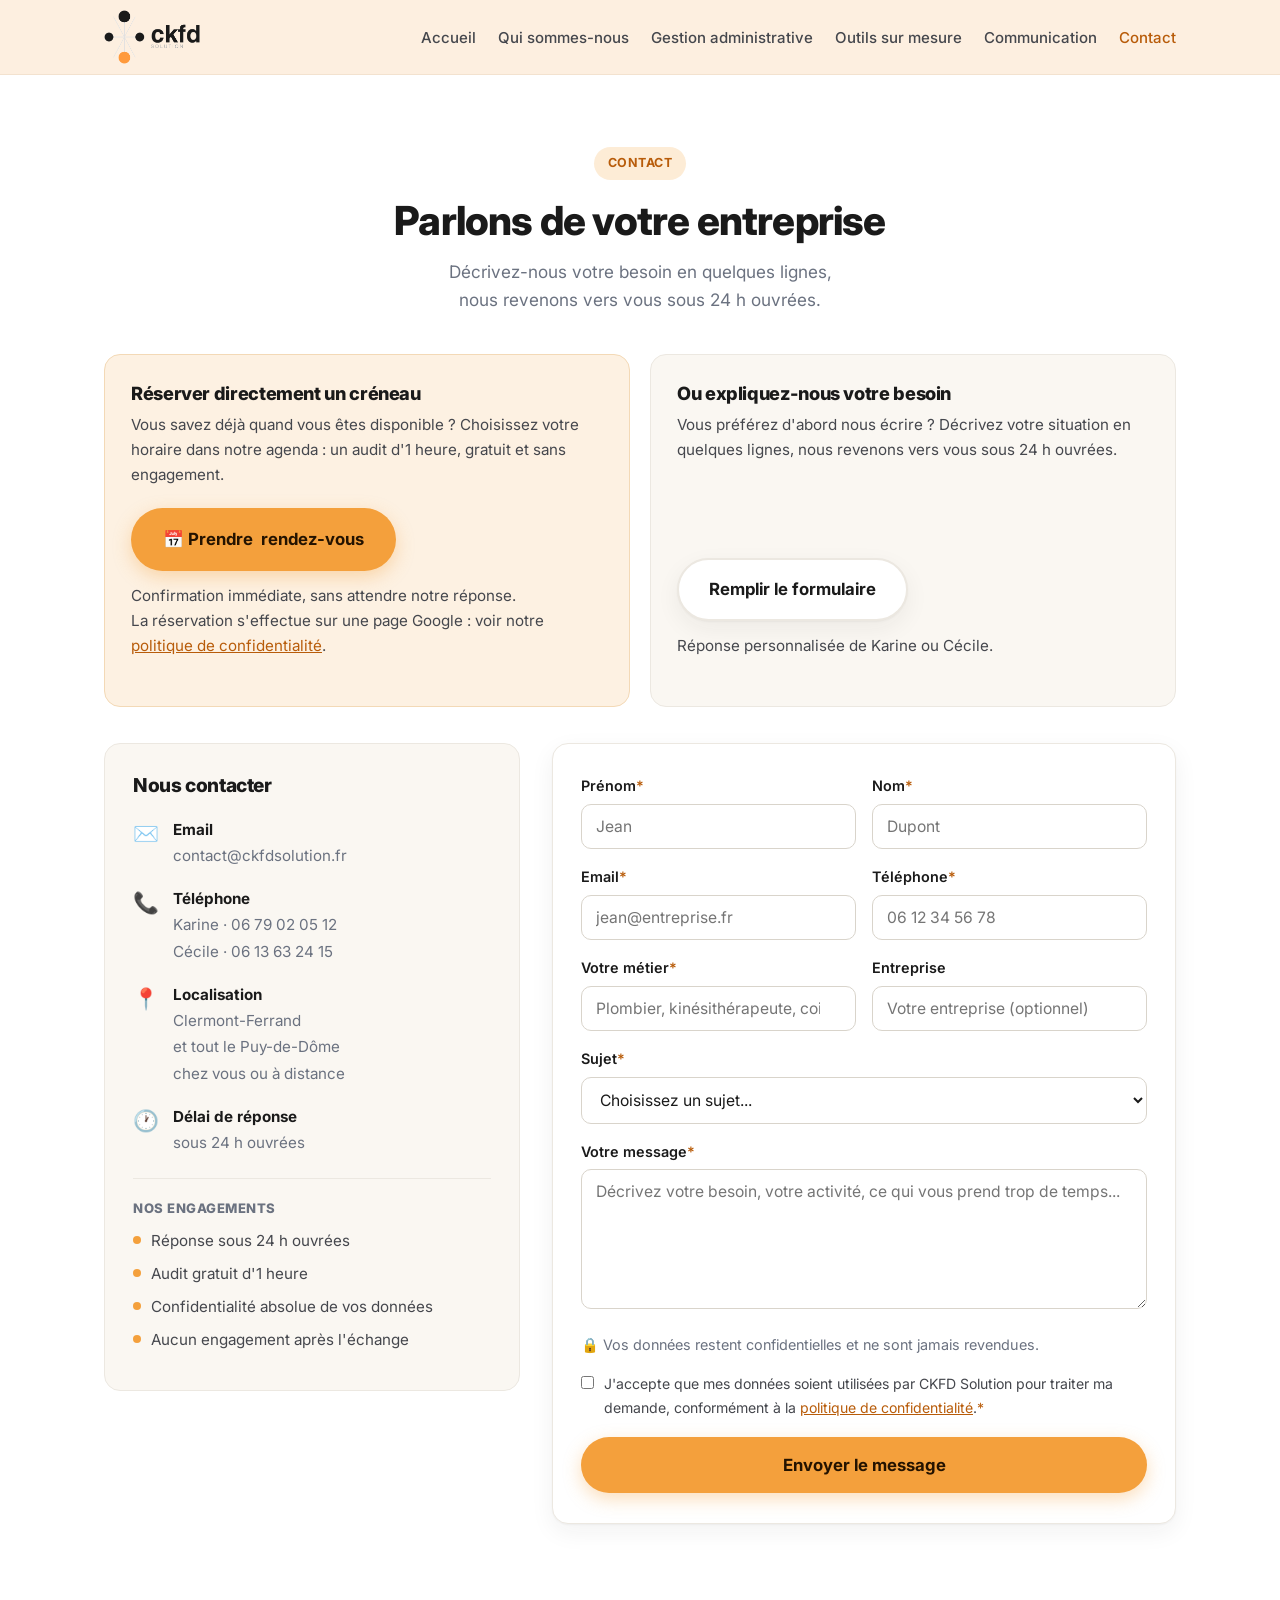
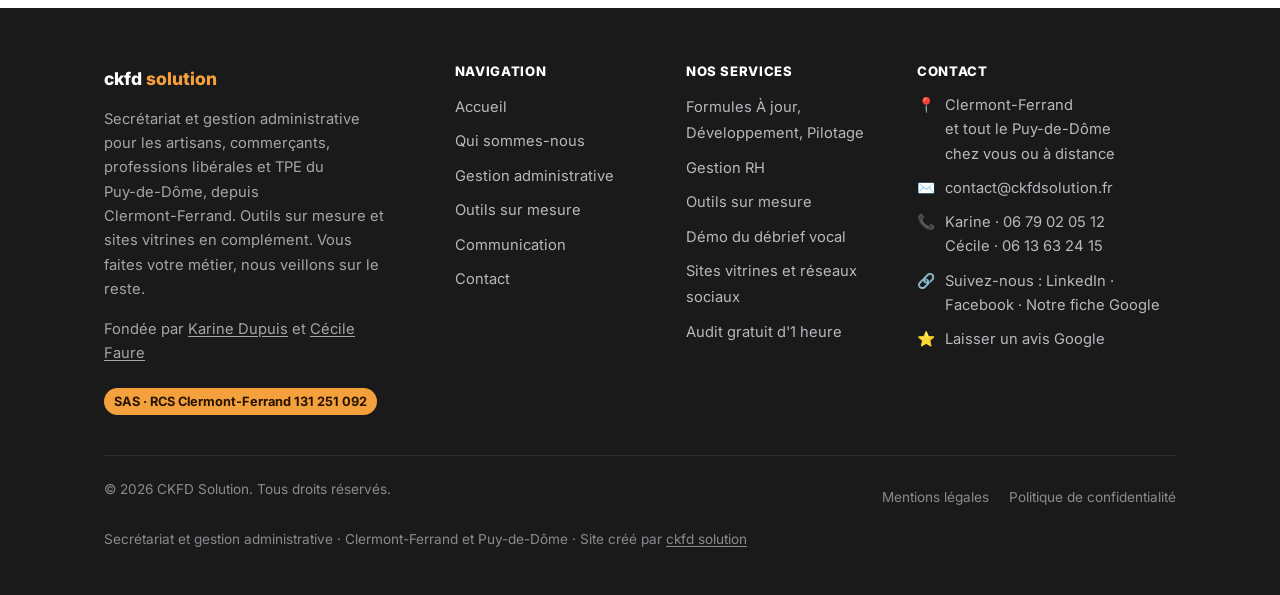
<file: contact.html>
<!DOCTYPE html>
<html lang="fr">
<head>
  <meta charset="UTF-8">
  <meta name="viewport" content="width=device-width, initial-scale=1.0">
  <title>Contact et audit gratuit d'1 heure · CKFD Solution</title>
  <meta name="description" content="Contactez CKFD Solution, secrétaire indépendante à Clermont-Ferrand : réponse sous 24 h ouvrées. Audit gratuit d'1 heure, sans engagement.">
  <link rel="canonical" href="https://www.ckfdsolution.fr/contact.html">
  <meta property="og:type" content="website">
  <meta property="og:site_name" content="CKFD Solution">
  <meta property="og:locale" content="fr_FR">
  <meta property="og:title" content="Contact et audit gratuit d'1 heure · CKFD Solution">
  <meta property="og:description" content="Contactez CKFD Solution, secrétaire indépendante à Clermont-Ferrand : réponse sous 24 h ouvrées. Audit gratuit d'1 heure, sans engagement.">
  <meta property="og:url" content="https://www.ckfdsolution.fr/contact.html">
  <meta property="og:image" content="https://www.ckfdsolution.fr/assets/karine-cecile.jpg">
  <meta property="og:image:width" content="1600">
  <meta property="og:image:height" content="737">
  <meta property="og:image:alt" content="Karine Dupuis et Cécile Faure, fondatrices de CKFD Solution">
  <meta name="twitter:card" content="summary_large_image">
  <link rel="icon" href="/assets/favicon-48.png" sizes="48x48" type="image/png">
  <link rel="apple-touch-icon" href="/assets/apple-touch-icon.png">
  <link rel="preconnect" href="https://fonts.googleapis.com">
  <link rel="preconnect" href="https://fonts.gstatic.com" crossorigin>
  <link href="https://fonts.googleapis.com/css2?family=Inter:wght@300;400;500;600;700;800;900&display=swap" rel="stylesheet">
  <link rel="stylesheet" href="styles.css">
</head>
<body>

<!-- ===== NAVBAR ===== -->
<nav class="navbar">
  <div class="container">
    <a href="/" class="navbar-logo">
      <img src="assets/logo-ckfd.png" alt="ckfd solution, secrétariat et gestion administrative à Clermont-Ferrand" width="757" height="424">
    </a>
    <ul class="navbar-nav">
      <li><a href="/">Accueil</a></li>
      <li><a href="qui-sommes-nous.html">Qui sommes-nous</a></li>
      <li><a href="gestion-administrative.html">Gestion administrative</a></li>
      <li><a href="outils.html">Outils sur mesure</a></li>
      <li><a href="communication.html">Communication</a></li>
      <li><a href="contact.html" class="active">Contact</a></li>
    </ul>
    <button class="hamburger" id="hamburger" aria-label="Menu">
      <span></span><span></span><span></span>
    </button>
  </div>
</nav>

<div class="mobile-menu" id="mobileMenu">
  <a href="/">Accueil</a>
  <a href="qui-sommes-nous.html">Qui sommes-nous</a>
  <a href="gestion-administrative.html">Gestion administrative</a>
  <a href="outils.html">Outils sur mesure</a>
  <a href="communication.html">Communication</a>
  <a href="contact.html">Contact</a>
</div>

<!-- ===== HERO ===== -->
<section class="contact-hero">
  <div class="container">
    <div class="tag">Contact</div>
    <h1 class="section-title">Parlons de votre entreprise</h1>
    <p class="section-subtitle" style="max-width:620px;margin:14px auto 0;">
      Décrivez-nous votre besoin en quelques lignes,<br>nous revenons vers vous sous 24 h ouvrées.
    </p>
  </div>
</section>

<!-- ===== DEUX CHEMINS ===== -->
<section style="padding-top:0;padding-bottom:0;">
  <div class="container">
    <div class="choice-grid">

      <div class="choice-card is-primary">
        <h3>Réserver directement un créneau</h3>
        <p>Vous savez déjà quand vous êtes disponible ? Choisissez votre horaire dans notre agenda&nbsp;: un audit d'1 heure, gratuit et sans engagement.</p>
        <a href="https://calendar.app.google/aa6oMMC3tBxq9meV6" class="btn btn-primary btn-lg" target="_blank" rel="noopener">📅 Prendre <span class="nowrap">rendez-vous</span></a>
        <p class="choice-note">Confirmation immédiate, sans attendre notre réponse.<br>La réservation s'effectue sur une page Google : voir notre <a href="politique-confidentialite.html" style="color:var(--accent-ink);text-decoration:underline;">politique de confidentialité</a>.</p>
      </div>

      <div class="choice-card">
        <h3>Ou expliquez-nous votre besoin</h3>
        <p>Vous préférez d'abord nous écrire&nbsp;? Décrivez votre situation en quelques lignes, nous revenons vers vous sous 24&nbsp;h ouvrées.</p>
        <a href="#contactForm" class="btn btn-ghost btn-lg">Remplir le formulaire</a>
        <p class="choice-note">Réponse personnalisée de Karine ou Cécile.</p>
      </div>

    </div>
  </div>
</section>

<!-- ===== CONTACT LAYOUT ===== -->
<section style="padding-top:0;">
  <div class="container">
    <div class="contact-grid">

      <!-- Info -->
      <div class="contact-info-card">
        <h3>Nous contacter</h3>

        <div class="contact-detail">
          <div class="contact-detail-icon">✉️</div>
          <div class="contact-detail-text">
            <strong>Email</strong>
            <span><a href="mailto:contact@ckfdsolution.fr">contact@ckfdsolution.fr</a></span>
          </div>
        </div>

        <div class="contact-detail">
          <div class="contact-detail-icon">📞</div>
          <div class="contact-detail-text">
            <strong>Téléphone</strong>
            <span>Karine · <a href="tel:+33679020512">06 79 02 05 12</a><br>
                  Cécile · <a href="tel:+33613632415">06 13 63 24 15</a></span>
          </div>
        </div>

        <div class="contact-detail">
          <div class="contact-detail-icon">📍</div>
          <div class="contact-detail-text">
            <strong>Localisation</strong>
            <span><span class="nowrap">Clermont-Ferrand</span><br>et tout le <span class="nowrap">Puy-de-Dôme</span><br>chez vous ou à distance</span>
          </div>
        </div>

        <div class="contact-detail">
          <div class="contact-detail-icon">🕐</div>
          <div class="contact-detail-text">
            <strong>Délai de réponse</strong>
            <span>sous 24 h ouvrées</span>
          </div>
        </div>

        <div class="engagements">
          <h4>Nos engagements</h4>
          <div class="engagement-item">Réponse sous 24 h ouvrées</div>
          <div class="engagement-item">Audit gratuit d'1 heure</div>
          <div class="engagement-item">Confidentialité absolue de vos données</div>
          <div class="engagement-item">Aucun engagement après l'échange</div>
        </div>
      </div>

      <!-- Formulaire (structure et webhook n8n conservés à l'identique) -->
      <div class="contact-form-card">
        <form id="contactForm" novalidate>

          <div class="form-row">
            <div class="form-group">
              <label for="prenom">Prénom<span class="required">*</span></label>
              <input type="text" id="prenom" name="prenom" placeholder="Jean" required>
            </div>
            <div class="form-group">
              <label for="nom">Nom<span class="required">*</span></label>
              <input type="text" id="nom" name="nom" placeholder="Dupont" required>
            </div>
          </div>

          <div class="form-row">
            <div class="form-group">
              <label for="email">Email<span class="required">*</span></label>
              <input type="email" id="email" name="email" placeholder="jean@entreprise.fr" required>
            </div>
            <div class="form-group">
              <label for="telephone">Téléphone<span class="required">*</span></label>
              <input type="tel" id="telephone" name="telephone" placeholder="06 12 34 56 78" required>
            </div>
          </div>

          <div class="form-row">
            <div class="form-group">
              <label for="metier">Votre métier<span class="required">*</span></label>
              <input type="text" id="metier" name="metier" list="metiers" placeholder="Plombier, kinésithérapeute, coiffeur..." required autocomplete="off">
              <datalist id="metiers">
                <option value="Plombier">
                <option value="Électricien">
                <option value="Chauffagiste">
                <option value="Menuisier">
                <option value="Ébéniste">
                <option value="Charpentier">
                <option value="Maçon">
                <option value="Carreleur">
                <option value="Peintre en bâtiment">
                <option value="Couvreur">
                <option value="Serrurier">
                <option value="Ferronnier d'art">
                <option value="Terrassier">
                <option value="Paysagiste">
                <option value="Jardinier">
                <option value="Mécanicien">
                <option value="Carrossier">
                <option value="Taxi / VTC">
                <option value="Boulanger">
                <option value="Pâtissier">
                <option value="Boucher">
                <option value="Restaurateur">
                <option value="Coiffeur">
                <option value="Esthéticienne">
                <option value="Photographe">
                <option value="Graphiste">
                <option value="Architecte">
                <option value="Géomètre">
                <option value="Agent immobilier">
                <option value="Kinésithérapeute">
                <option value="Infirmier libéral">
                <option value="Ostéopathe">
                <option value="Sage-femme">
                <option value="Orthophoniste">
                <option value="Psychologue">
                <option value="Sophrologue">
                <option value="Diététicien">
                <option value="Avocat">
                <option value="Consultant">
                <option value="Formateur">
              </datalist>
            </div>
            <div class="form-group">
              <label for="entreprise">Entreprise</label>
              <input type="text" id="entreprise" name="entreprise" placeholder="Votre entreprise (optionnel)">
            </div>
          </div>

          <div class="form-group">
            <label for="sujet">Sujet<span class="required">*</span></label>
            <select id="sujet" name="sujet" required>
              <option value="" disabled selected>Choisissez un sujet...</option>
              <option value="Demander l'audit gratuit">Demander l'audit gratuit</option>
              <option value="En savoir plus sur les formules">En savoir plus sur les formules</option>
              <option value="Une prestation ponctuelle">Une prestation ponctuelle</option>
              <option value="Outils sur mesure ou automatisation">Outils sur mesure ou automatisation</option>
              <option value="Site vitrine">Site vitrine</option>
              <option value="Réseaux sociaux">Réseaux sociaux</option>
              <option value="Autre demande">Autre demande</option>
            </select>
          </div>

          <div class="form-group">
            <label for="message">Votre message<span class="required">*</span></label>
            <textarea id="message" name="message" placeholder="Décrivez votre besoin, votre activité, ce qui vous prend trop de temps..." required></textarea>
          </div>

          <p class="form-privacy">🔒 Vos données restent confidentielles et ne sont jamais revendues.</p>

          <div class="form-consent">
            <input type="checkbox" id="consent" name="consent" required>
            <label for="consent">
              J'accepte que mes données soient utilisées par CKFD Solution pour traiter ma demande,
              conformément à la <a href="politique-confidentialite.html" target="_blank" rel="noopener">politique de confidentialité</a>.<span class="required">*</span>
            </label>
          </div>

          <button type="submit" class="btn btn-primary btn-lg form-submit" id="submitBtn">
            Envoyer le message
          </button>

          <div class="form-message" id="formMessage"></div>
        </form>
      </div>

    </div>
  </div>
</section>

<!-- ===== FOOTER ===== -->
<footer>
  <div class="container">
    <div class="footer-grid">
      <div class="footer-brand">
        <div class="footer-logo">
          <span class="logo-name">ckfd <span>solution</span></span>
        </div>
        <p class="footer-description">
          Secrétariat et gestion administrative pour les artisans, commerçants, professions libérales
          et TPE du <span class="nowrap">Puy-de-Dôme</span>, depuis <span class="nowrap">Clermont-Ferrand</span>. Outils sur mesure et sites vitrines en complément.
          Vous faites votre métier, nous veillons sur le reste.
        </p>
        <p class="footer-description">Fondée par <a href="https://www.linkedin.com/in/karinedupuis-ckfd" target="_blank" rel="noopener">Karine Dupuis</a> et <a href="https://www.linkedin.com/in/cecilefaureckfd" target="_blank" rel="noopener">Cécile Faure</a></p>
        <span class="footer-immat">SAS · RCS Clermont-Ferrand 131 251 092</span>
      </div>
      <div class="footer-col">
        <h4>Navigation</h4>
        <ul>
          <li><a href="/">Accueil</a></li>
          <li><a href="qui-sommes-nous.html">Qui sommes-nous</a></li>
          <li><a href="gestion-administrative.html">Gestion administrative</a></li>
          <li><a href="outils.html">Outils sur mesure</a></li>
          <li><a href="communication.html">Communication</a></li>
          <li><a href="contact.html">Contact</a></li>
        </ul>
      </div>
      <div class="footer-col">
        <h4>Nos services</h4>
        <ul>
          <li><a href="gestion-administrative.html#formules">Formules À jour, Développement, Pilotage</a></li>
          <li><a href="gestion-administrative.html#rh">Gestion RH</a></li>
          <li><a href="outils.html">Outils sur mesure</a></li>
          <li><a href="outils.html#demo">Démo du débrief vocal</a></li>
          <li><a href="communication.html">Sites vitrines et réseaux sociaux</a></li>
          <li><a href="contact.html">Audit gratuit d'1 heure</a></li>
        </ul>
      </div>
      <div class="footer-col">
        <h4>Contact</h4>
        <div class="footer-contact-item">📍 <span><span class="nowrap">Clermont-Ferrand</span><br>et tout le <span class="nowrap">Puy-de-Dôme</span><br>chez vous ou à distance</span></div>
        <div class="footer-contact-item">✉️ <a href="mailto:contact@ckfdsolution.fr">contact@ckfdsolution.fr</a></div>
        <div class="footer-contact-item">📞 <span>Karine · <a href="tel:+33679020512">06 79 02 05 12</a><br>Cécile · <a href="tel:+33613632415">06 13 63 24 15</a></span></div>
        <div class="footer-contact-item">🔗 <span>Suivez-nous : <a href="https://www.linkedin.com/company/ckfdsolution/" target="_blank" rel="noopener">LinkedIn</a> · <a href="https://www.facebook.com/profile.php?id=61590576364913" target="_blank" rel="noopener">Facebook</a> · <a href="https://www.google.com/maps?cid=9878234616360781714" target="_blank" rel="noopener">Notre fiche Google</a></span></div>
        <div class="footer-contact-item">⭐ <a href="https://g.page/r/CZLHJuQLihaJEBM/review" target="_blank" rel="noopener">Laisser un avis Google</a></div>
      </div>
    </div>
    <div class="footer-bottom">
      <p>© 2026 CKFD Solution. Tous droits réservés.</p>
      <div class="footer-legal">
        <a href="mentions-legales.html">Mentions légales</a>
        <a href="politique-confidentialite.html">Politique de confidentialité</a>
      </div>
      <p>Secrétariat et gestion administrative · <span class="nowrap">Clermont-Ferrand</span> et <span class="nowrap">Puy-de-Dôme</span> · Site créé par <a href="communication.html" rel="nofollow">ckfd solution</a></p>
    </div>
  </div>
</footer>

<script src="script.js"></script>
</body>
</html>
</file>
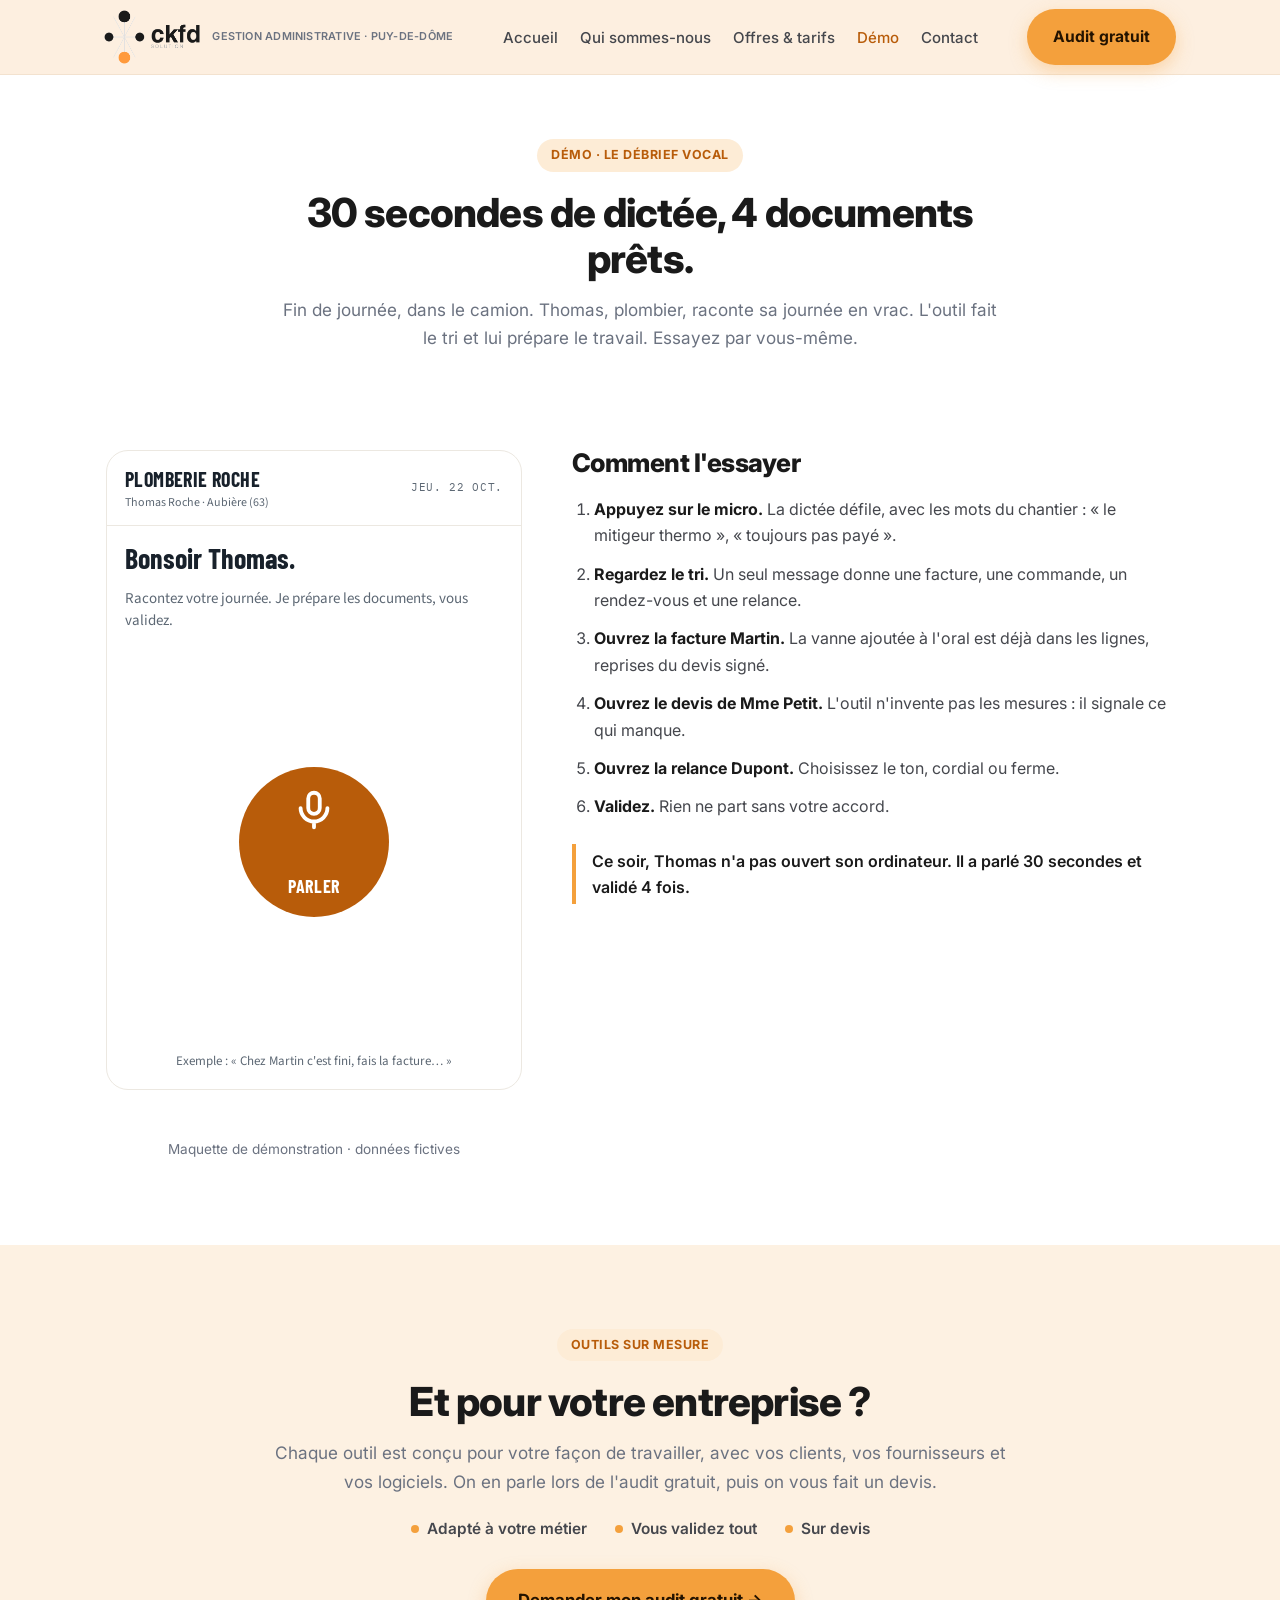
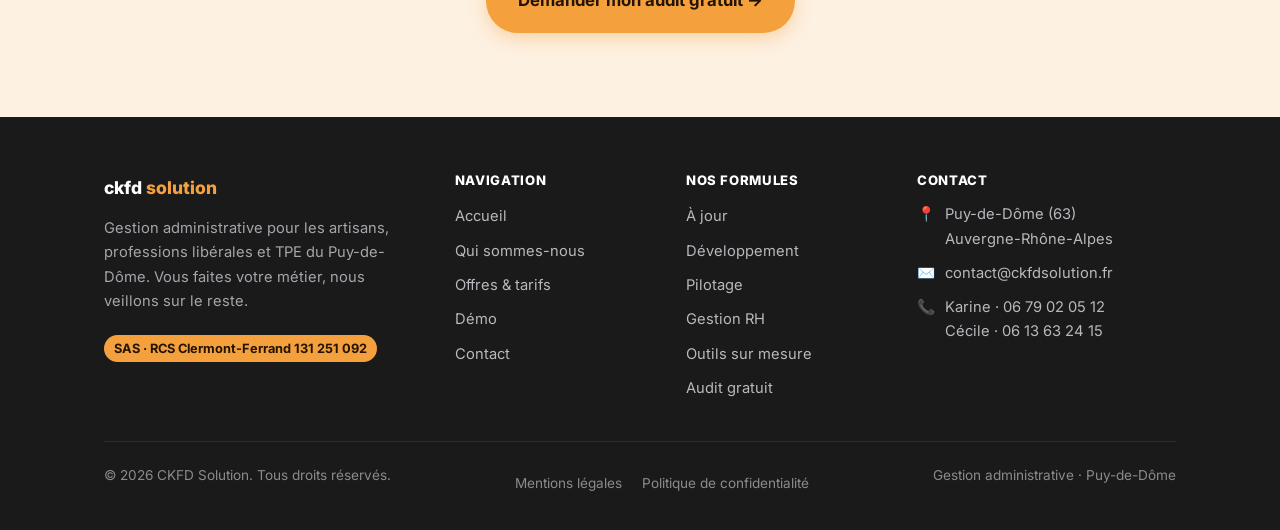
<file: demo.html>
<!DOCTYPE html>
<html lang="fr">
<head>
  <meta charset="UTF-8">
  <meta name="viewport" content="width=device-width, initial-scale=1.0">
  <title>Démo · Débrief vocal · CKFD Solution</title>
  <meta name="description" content="Démo d'un outil CKFD Solution : l'artisan dicte sa journée en 30 secondes, facture, commande, rendez-vous et relance sont prêts à valider. Outils sur mesure, sur devis.">
  <link rel="preconnect" href="https://fonts.googleapis.com">
  <link rel="preconnect" href="https://fonts.gstatic.com" crossorigin>
  <link href="https://fonts.googleapis.com/css2?family=Inter:wght@300;400;500;600;700;800;900&display=swap" rel="stylesheet">
  <link rel="stylesheet" href="styles.css">
</head>
<body>

<!-- ===== NAVBAR ===== -->
<nav class="navbar">
  <div class="container">
    <a href="index.html" class="navbar-logo">
      <img src="assets/logo-ckfd.png" alt="ckfd solution, gestion administrative">
      <span class="logo-sub">Gestion administrative · Puy-de-Dôme</span>
    </a>
    <ul class="navbar-nav">
      <li><a href="index.html">Accueil</a></li>
      <li><a href="qui-sommes-nous.html">Qui sommes-nous</a></li>
      <li><a href="offres.html">Offres &amp; tarifs</a></li>
      <li><a href="demo.html" class="active">Démo</a></li>
      <li><a href="contact.html">Contact</a></li>
    </ul>
    <div class="navbar-actions">
      <a href="contact.html" class="btn btn-primary">Audit gratuit</a>
    </div>
    <button class="hamburger" id="hamburger" aria-label="Menu">
      <span></span><span></span><span></span>
    </button>
  </div>
</nav>

<div class="mobile-menu" id="mobileMenu">
  <a href="index.html">Accueil</a>
  <a href="qui-sommes-nous.html">Qui sommes-nous</a>
  <a href="offres.html">Offres &amp; tarifs</a>
  <a href="demo.html">Démo</a>
  <a href="contact.html">Contact</a>
  <a href="contact.html" class="btn btn-primary">Audit gratuit</a>
</div>

<!-- ===== EN-TÊTE ===== -->
<section class="section-tight" style="padding-top:64px;">
  <div class="container">
    <div class="section-head" style="margin-bottom:0;">
      <div class="tag">Démo · Le débrief vocal</div>
      <h1 class="section-title">30 secondes de dictée, 4 documents prêts.</h1>
      <p class="section-subtitle">Fin de journée, dans le camion. Thomas, plombier, raconte sa journée en vrac. L'outil fait le tri et lui prépare le travail. Essayez par vous-même.</p>
    </div>
  </div>
</section>

<!-- ===== LA DÉMO ===== -->
<section style="padding-top:24px;">
  <div class="container">
    <div class="demo-layout">
      <div class="demo-frame">
        <iframe id="demoFrame" src="demo/debrief-vocal.html" title="Démo interactive du débrief vocal" loading="lazy"></iframe>
        <p class="demo-note">Maquette de démonstration · données fictives</p>
      </div>
      <div class="demo-guide">
        <h2>Comment l'essayer</h2>
        <ol class="demo-steps">
          <li><strong>Appuyez sur le micro.</strong> La dictée défile, avec les mots du chantier : « le mitigeur thermo », « toujours pas payé ».</li>
          <li><strong>Regardez le tri.</strong> Un seul message donne une facture, une commande, un rendez-vous et une relance.</li>
          <li><strong>Ouvrez la facture Martin.</strong> La vanne ajoutée à l'oral est déjà dans les lignes, reprises du devis signé.</li>
          <li><strong>Ouvrez le devis de Mme Petit.</strong> L'outil n'invente pas les mesures : il signale ce qui manque.</li>
          <li><strong>Ouvrez la relance Dupont.</strong> Choisissez le ton, cordial ou ferme.</li>
          <li><strong>Validez.</strong> Rien ne part sans votre accord.</li>
        </ol>
        <p class="demo-punch">Ce soir, Thomas n'a pas ouvert son ordinateur. Il a parlé 30 secondes et validé 4 fois.</p>
      </div>
    </div>
  </div>
</section>

<!-- ===== CTA ===== -->
<section class="cta-final">
  <div class="container">
    <div class="cta-box">
      <div class="tag">Outils sur mesure</div>
      <h2 class="section-title">Et pour votre entreprise ?</h2>
      <p class="section-subtitle">
        Chaque outil est conçu pour votre façon de travailler, avec vos clients, vos fournisseurs et vos logiciels.
        On en parle lors de l'audit gratuit, puis on vous fait un devis.
      </p>
      <div class="cta-perks">
        <div class="cta-perk">Adapté à votre métier</div>
        <div class="cta-perk">Vous validez tout</div>
        <div class="cta-perk">Sur devis</div>
      </div>
      <div style="margin-top:28px;">
        <a href="contact.html" class="btn btn-primary btn-lg">Demander mon audit gratuit →</a>
      </div>
    </div>
  </div>
</section>

<!-- ===== FOOTER ===== -->
<footer>
  <div class="container">
    <div class="footer-grid">
      <div class="footer-brand">
        <div class="footer-logo">
          <span class="logo-name">ckfd <span>solution</span></span>
        </div>
        <p class="footer-description">
          Gestion administrative pour les artisans, professions libérales et TPE du Puy-de-Dôme.
          Vous faites votre métier, nous veillons sur le reste.
        </p>
        <span class="footer-immat">SAS · RCS Clermont-Ferrand 131 251 092</span>
      </div>
      <div class="footer-col">
        <h4>Navigation</h4>
        <ul>
          <li><a href="index.html">Accueil</a></li>
          <li><a href="qui-sommes-nous.html">Qui sommes-nous</a></li>
          <li><a href="offres.html">Offres &amp; tarifs</a></li>
          <li><a href="demo.html">Démo</a></li>
          <li><a href="contact.html">Contact</a></li>
        </ul>
      </div>
      <div class="footer-col">
        <h4>Nos formules</h4>
        <ul>
          <li><a href="offres.html">À jour</a></li>
          <li><a href="offres.html">Développement</a></li>
          <li><a href="offres.html">Pilotage</a></li>
          <li><a href="offres.html#rh">Gestion RH</a></li>
          <li><a href="offres.html#outils">Outils sur mesure</a></li>
          <li><a href="contact.html">Audit gratuit</a></li>
        </ul>
      </div>
      <div class="footer-col">
        <h4>Contact</h4>
        <div class="footer-contact-item">📍 <span>Puy-de-Dôme (63)<br>Auvergne-Rhône-Alpes</span></div>
        <div class="footer-contact-item">✉️ <a href="mailto:contact@ckfdsolution.fr">contact@ckfdsolution.fr</a></div>
        <div class="footer-contact-item">📞 <span>Karine · <a href="tel:+33679020512">06 79 02 05 12</a><br>Cécile · <a href="tel:+33613632415">06 13 63 24 15</a></span></div>
      </div>
    </div>
    <div class="footer-bottom">
      <p>© 2026 CKFD Solution. Tous droits réservés.</p>
      <div class="footer-legal">
        <a href="mentions-legales.html">Mentions légales</a>
        <a href="politique-confidentialite.html">Politique de confidentialité</a>
      </div>
      <p>Gestion administrative · Puy-de-Dôme</p>
    </div>
  </div>
</footer>

<script src="script.js"></script>
<script>
  // Ajuste la hauteur de l'iframe de démo à son contenu
  window.addEventListener('message', (e) => {
    const h = e.data && e.data.ckfdDemoHeight;
    if (h) document.getElementById('demoFrame').style.height = h + 'px';
  });
</script>
</body>
</html>
</file>
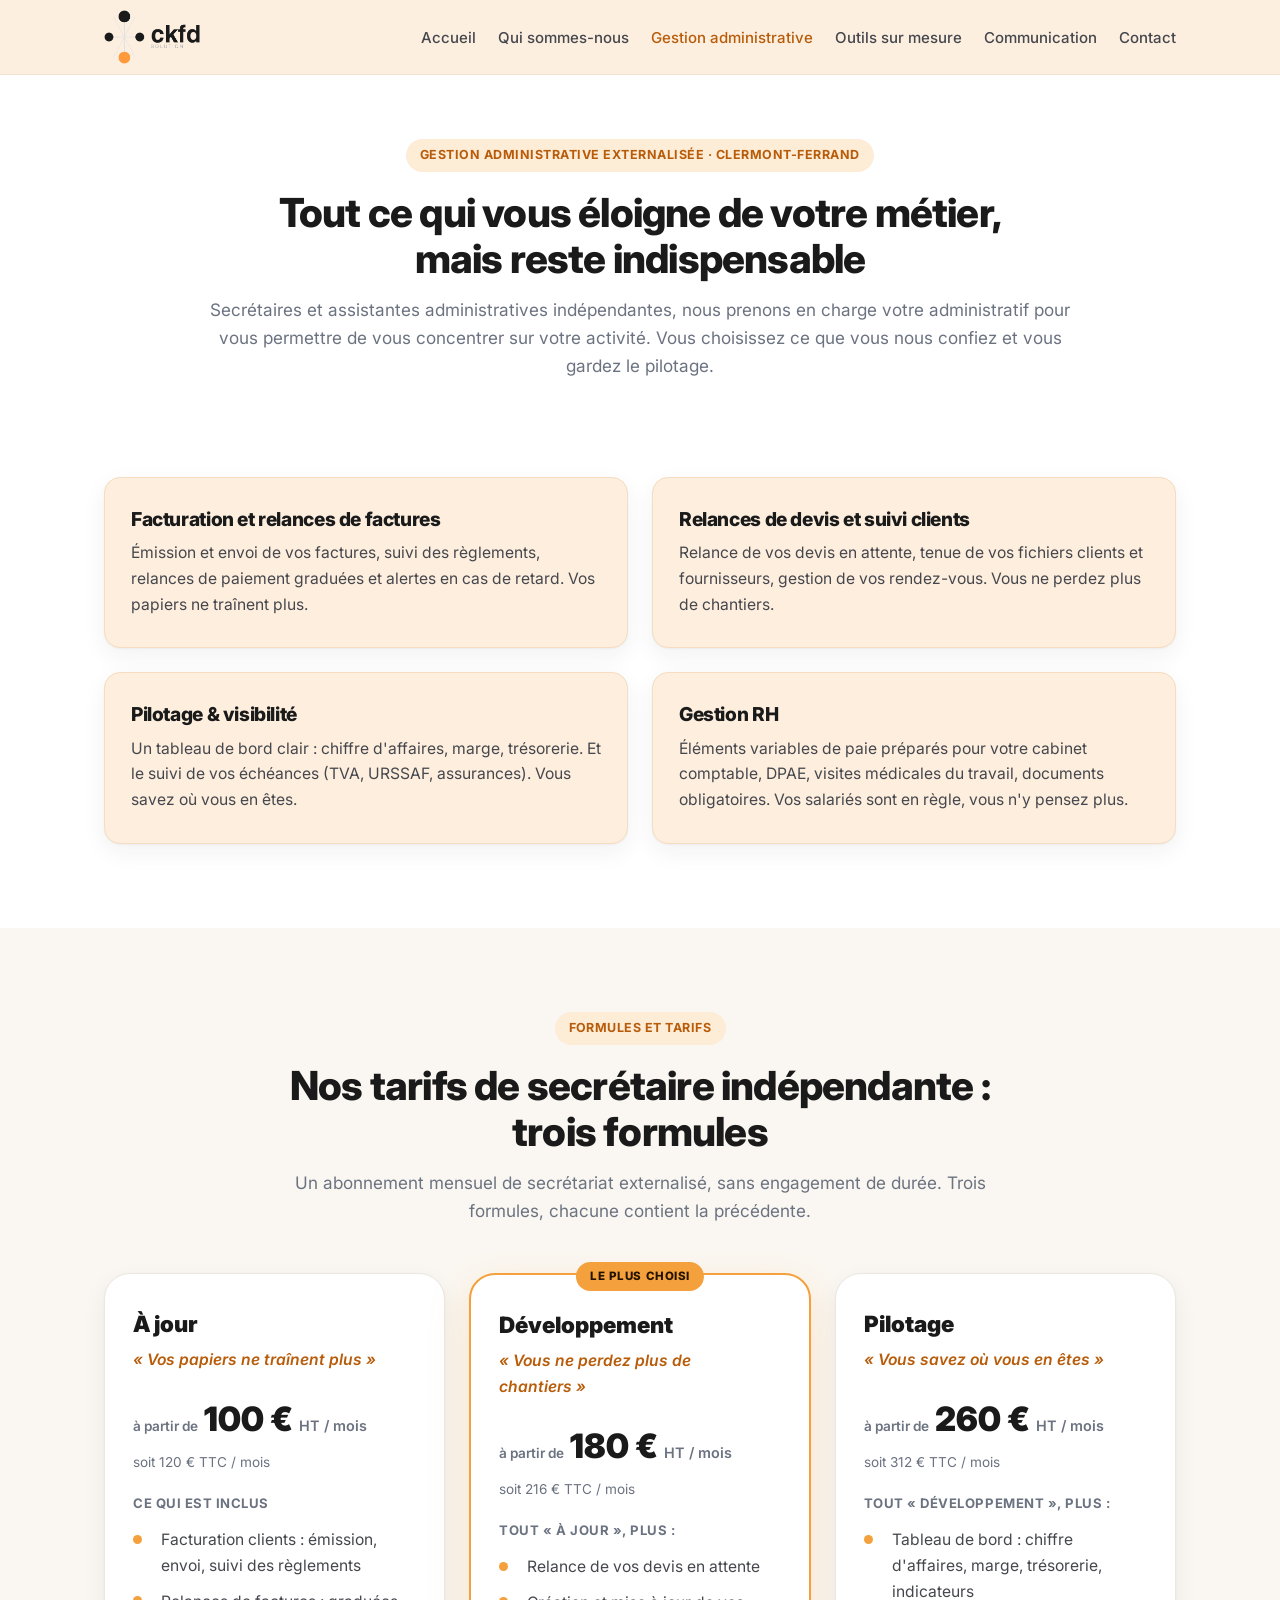
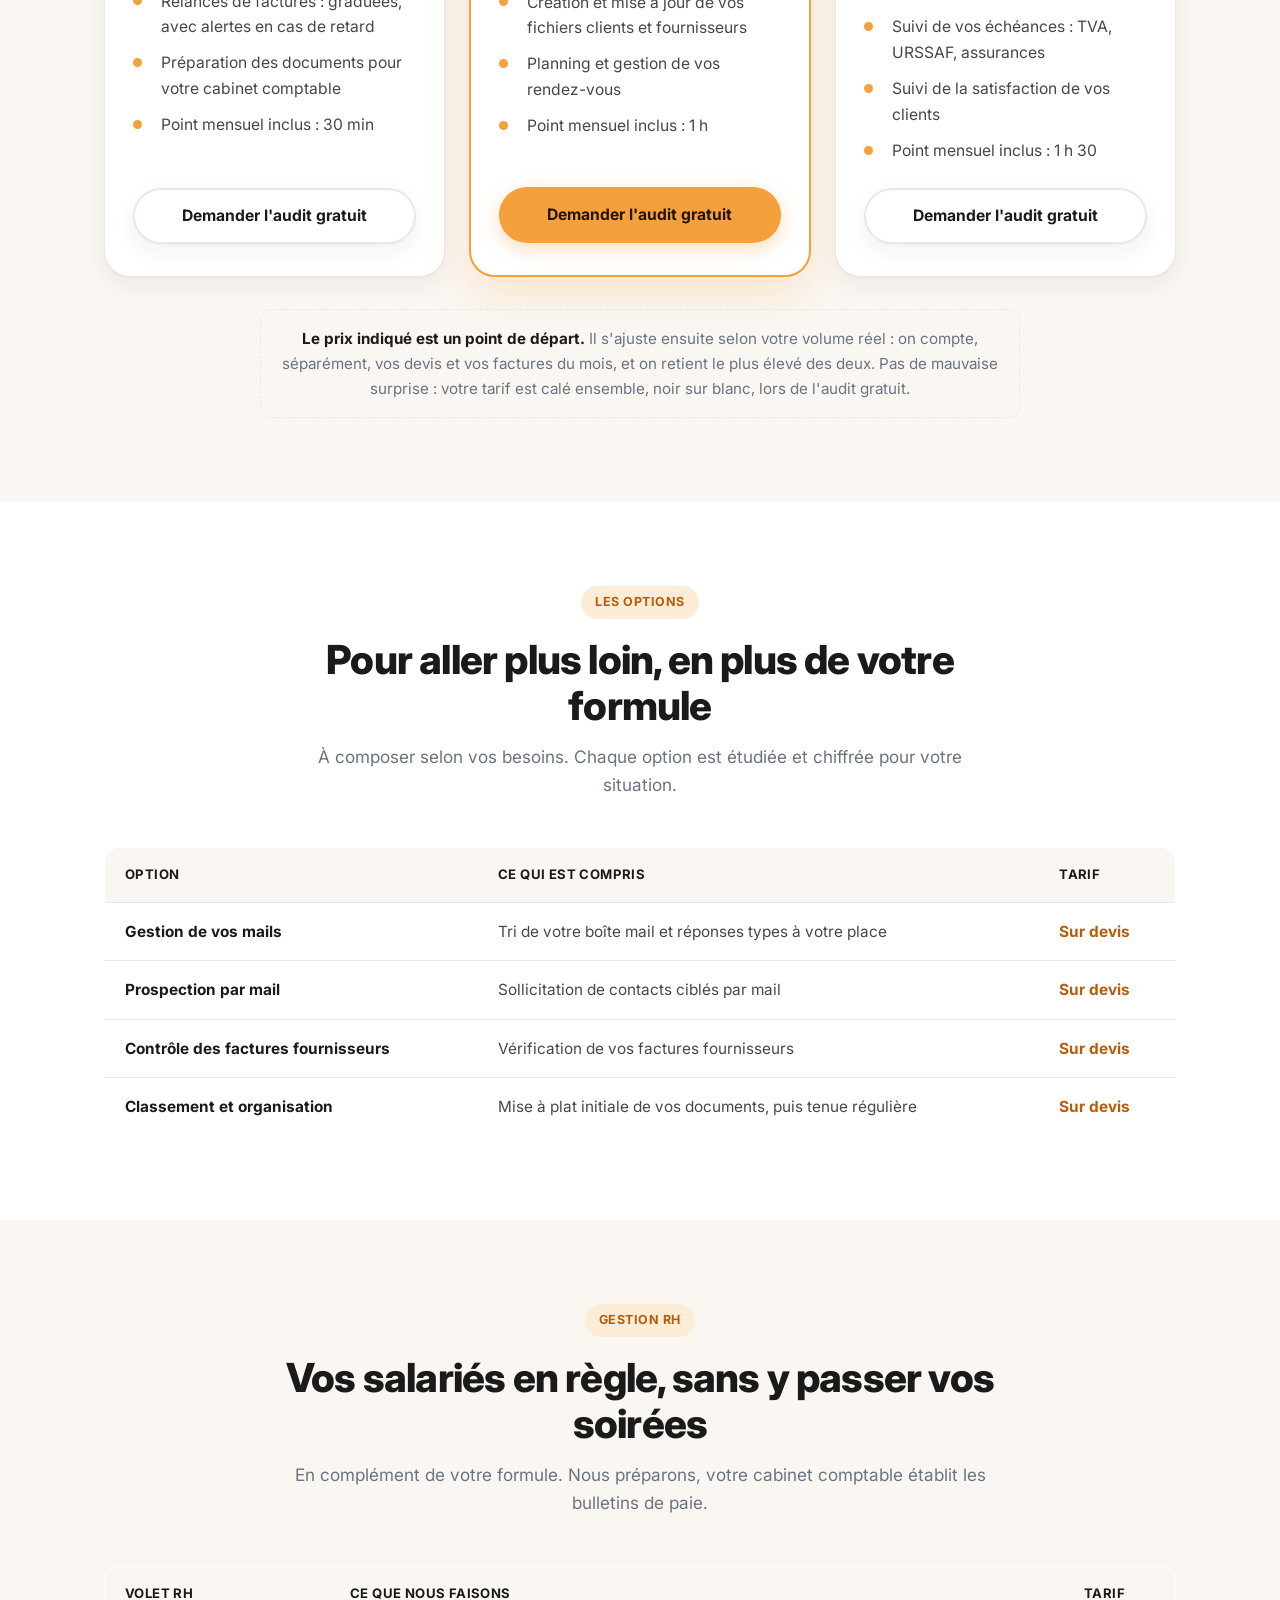
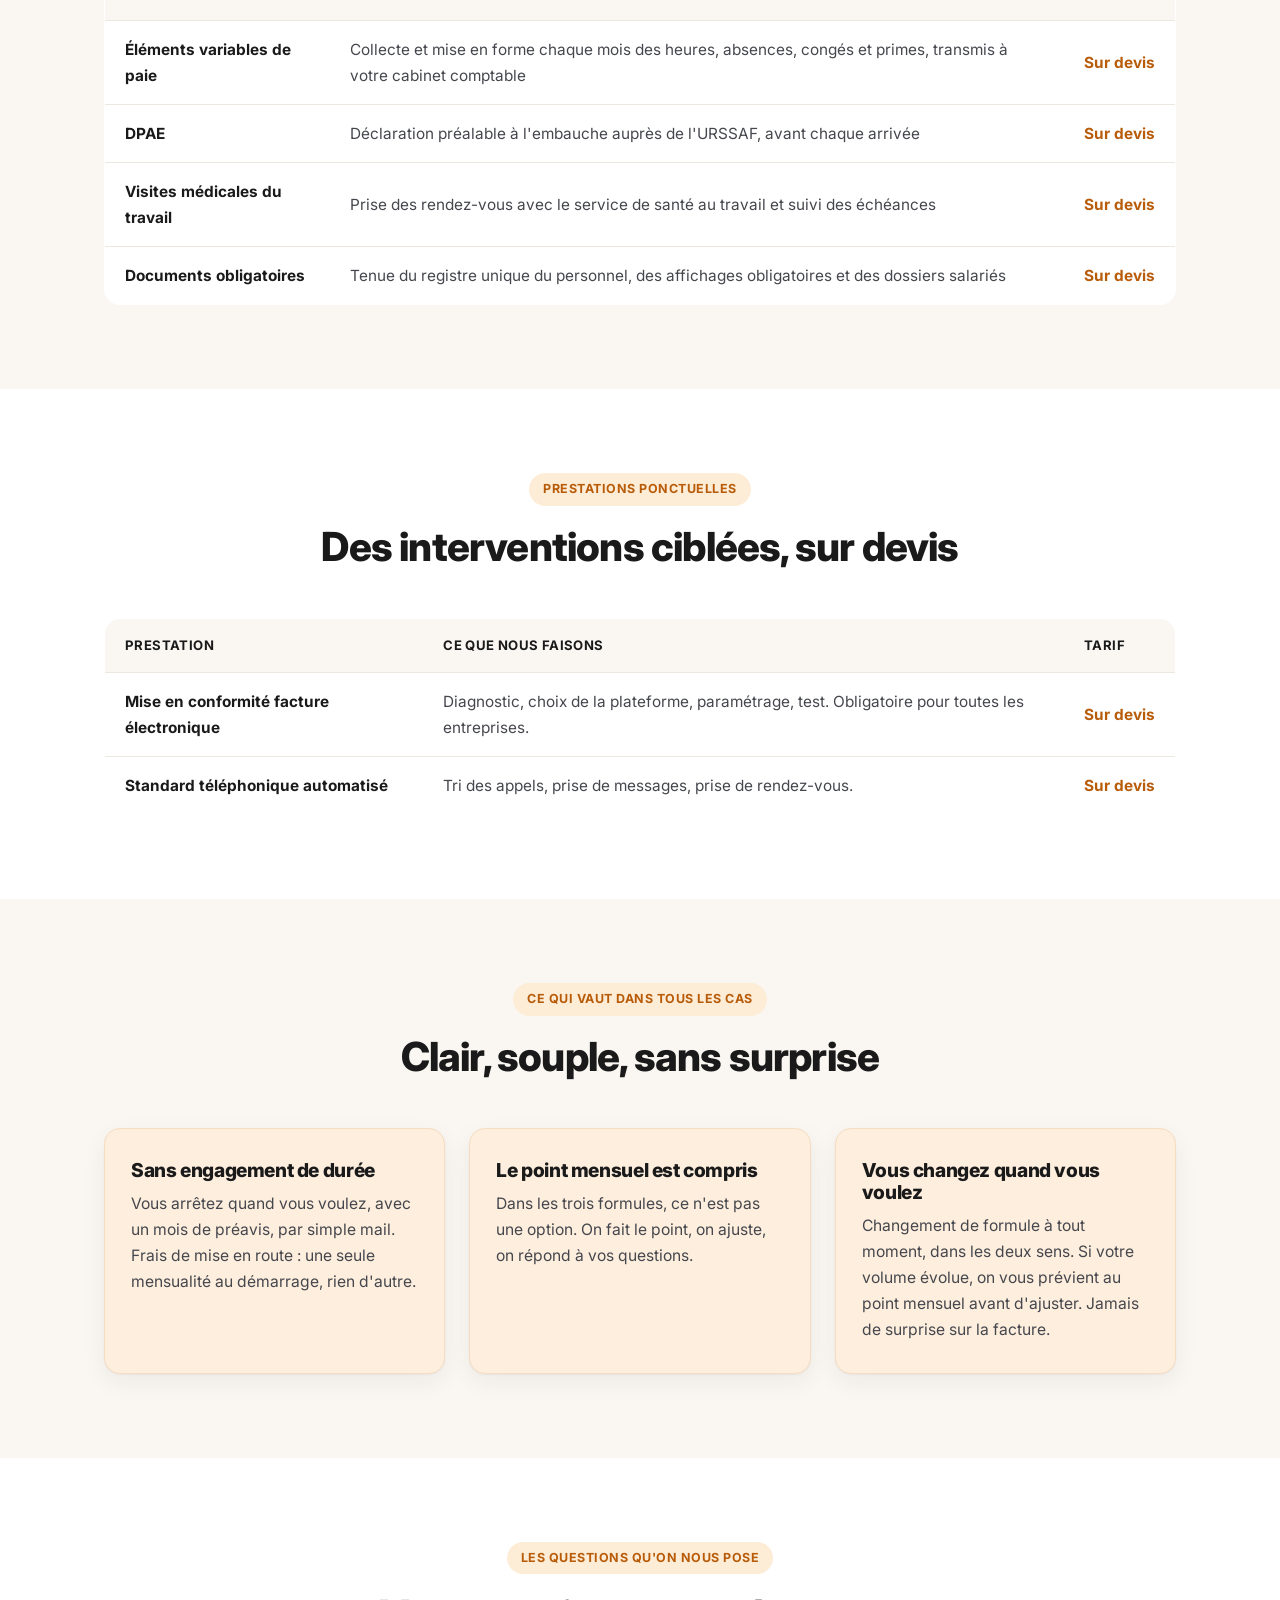
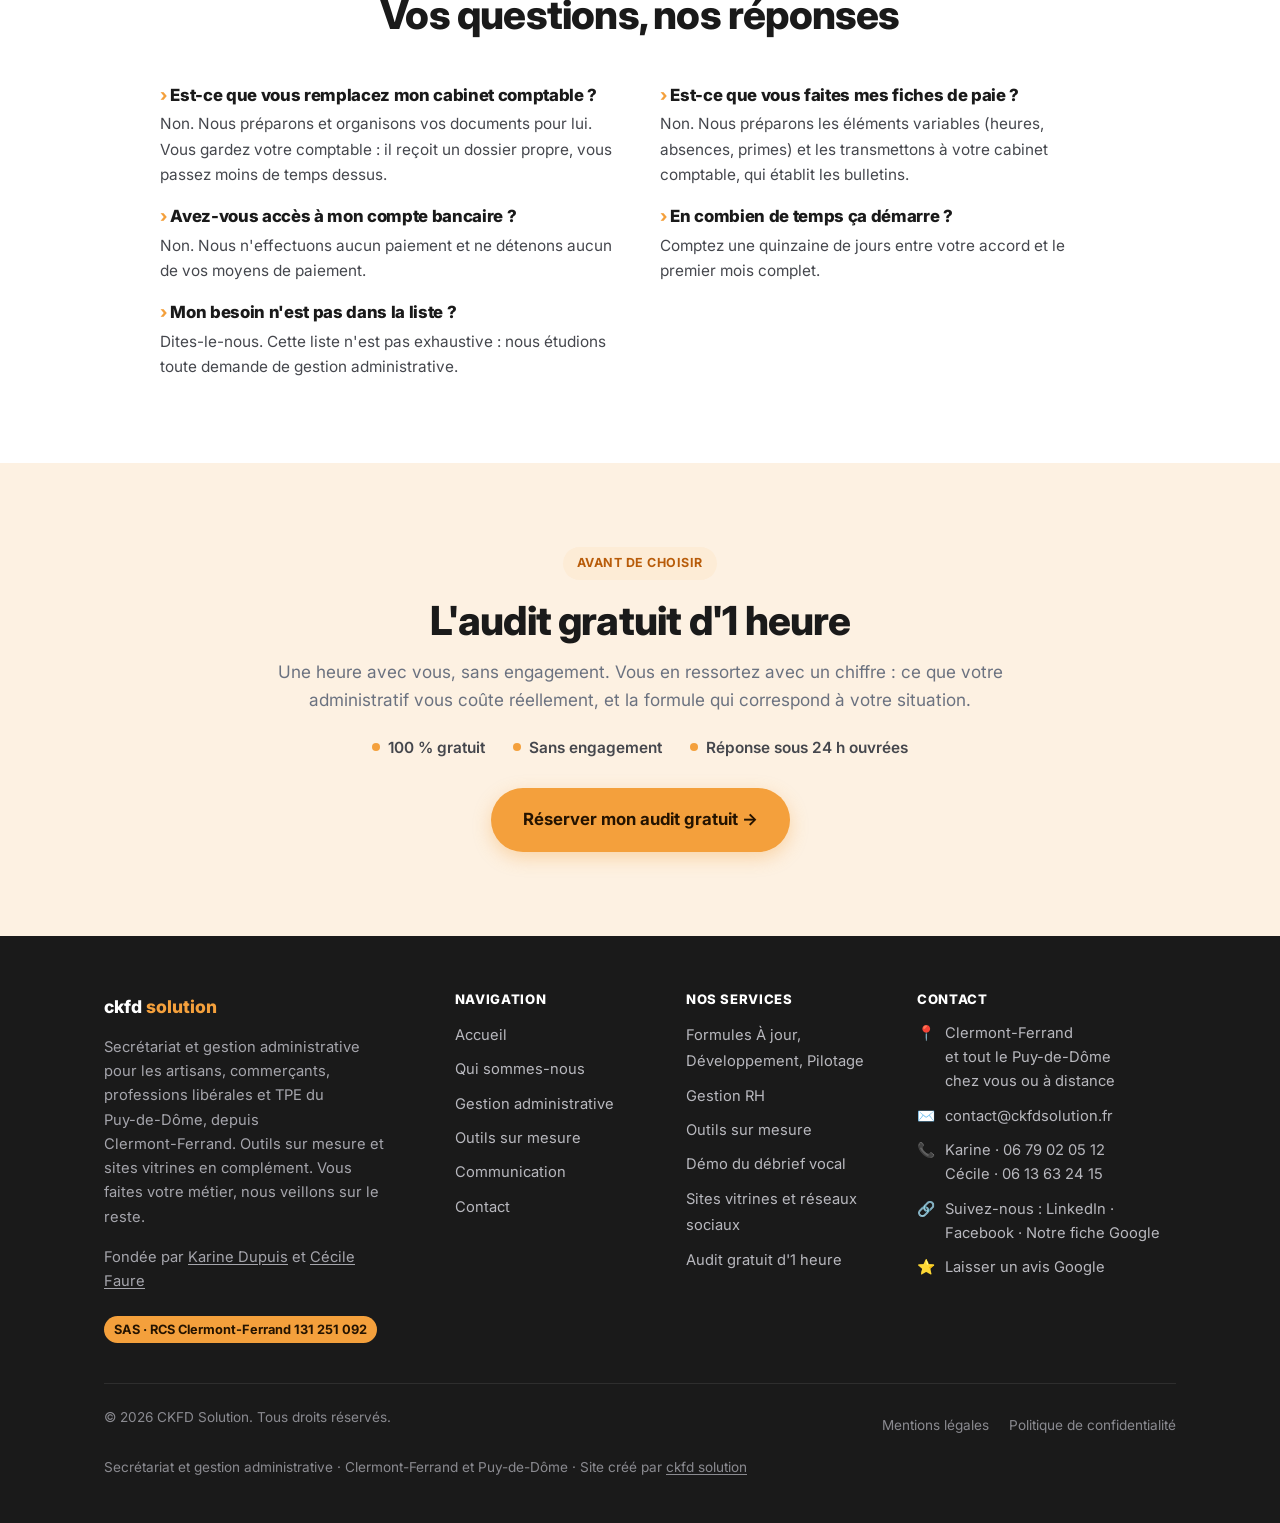
<file: gestion-administrative.html>
<!DOCTYPE html>
<html lang="fr">
<head>
  <meta charset="UTF-8">
  <meta name="viewport" content="width=device-width, initial-scale=1.0">
  <title>Gestion administrative externalisée et tarifs · CKFD Solution</title>
  <meta name="description" content="Gestion administrative externalisée pour artisans et TPE du Puy-de-Dôme : formules dès 100 € HT par mois, sans engagement. Tarifs clairs, audit gratuit.">
  <link rel="canonical" href="https://www.ckfdsolution.fr/gestion-administrative.html">
  <meta property="og:type" content="website">
  <meta property="og:site_name" content="CKFD Solution">
  <meta property="og:locale" content="fr_FR">
  <meta property="og:title" content="Gestion administrative externalisée et tarifs · CKFD Solution">
  <meta property="og:description" content="Gestion administrative externalisée pour artisans et TPE du Puy-de-Dôme : formules dès 100 € HT par mois, sans engagement. Tarifs clairs, audit gratuit.">
  <meta property="og:url" content="https://www.ckfdsolution.fr/gestion-administrative.html">
  <meta property="og:image" content="https://www.ckfdsolution.fr/assets/karine-cecile.jpg">
  <meta property="og:image:width" content="1600">
  <meta property="og:image:height" content="737">
  <meta property="og:image:alt" content="Karine Dupuis et Cécile Faure, fondatrices de CKFD Solution">
  <meta name="twitter:card" content="summary_large_image">
  <link rel="icon" href="/assets/favicon-48.png" sizes="48x48" type="image/png">
  <link rel="apple-touch-icon" href="/assets/apple-touch-icon.png">
  <link rel="preconnect" href="https://fonts.googleapis.com">
  <link rel="preconnect" href="https://fonts.gstatic.com" crossorigin>
  <link href="https://fonts.googleapis.com/css2?family=Inter:wght@300;400;500;600;700;800;900&display=swap" rel="stylesheet">
  <link rel="stylesheet" href="styles.css">
  <script type="application/ld+json">
  {
    "@context": "https://schema.org",
    "@type": "FAQPage",
    "mainEntity": [
      {
        "@type": "Question",
        "name": "Est-ce que vous remplacez mon cabinet comptable ?",
        "acceptedAnswer": {
          "@type": "Answer",
          "text": "Non. Nous préparons et organisons vos documents pour lui. Vous gardez votre comptable : il reçoit un dossier propre, vous passez moins de temps dessus."
        }
      },
      {
        "@type": "Question",
        "name": "Est-ce que vous faites mes fiches de paie ?",
        "acceptedAnswer": {
          "@type": "Answer",
          "text": "Non. Nous préparons les éléments variables (heures, absences, primes) et les transmettons à votre cabinet comptable, qui établit les bulletins."
        }
      },
      {
        "@type": "Question",
        "name": "Avez-vous accès à mon compte bancaire ?",
        "acceptedAnswer": {
          "@type": "Answer",
          "text": "Non. Nous n'effectuons aucun paiement et ne détenons aucun de vos moyens de paiement."
        }
      },
      {
        "@type": "Question",
        "name": "En combien de temps ça démarre ?",
        "acceptedAnswer": {
          "@type": "Answer",
          "text": "Comptez une quinzaine de jours entre votre accord et le premier mois complet."
        }
      },
      {
        "@type": "Question",
        "name": "Mon besoin n'est pas dans la liste ?",
        "acceptedAnswer": {
          "@type": "Answer",
          "text": "Dites-le-nous. Cette liste n'est pas exhaustive : nous étudions toute demande de gestion administrative."
        }
      }
    ]
  }
  </script>
</head>
<body>

<!-- ===== NAVBAR ===== -->
<nav class="navbar">
  <div class="container">
    <a href="/" class="navbar-logo">
      <img src="assets/logo-ckfd.png" alt="ckfd solution, secrétariat et gestion administrative à Clermont-Ferrand" width="757" height="424">
    </a>
    <ul class="navbar-nav">
      <li><a href="/">Accueil</a></li>
      <li><a href="qui-sommes-nous.html">Qui sommes-nous</a></li>
      <li><a href="gestion-administrative.html" class="active">Gestion administrative</a></li>
      <li><a href="outils.html">Outils sur mesure</a></li>
      <li><a href="communication.html">Communication</a></li>
      <li><a href="contact.html">Contact</a></li>
    </ul>
    <button class="hamburger" id="hamburger" aria-label="Menu">
      <span></span><span></span><span></span>
    </button>
  </div>
</nav>

<div class="mobile-menu" id="mobileMenu">
  <a href="/">Accueil</a>
  <a href="qui-sommes-nous.html">Qui sommes-nous</a>
  <a href="gestion-administrative.html">Gestion administrative</a>
  <a href="outils.html">Outils sur mesure</a>
  <a href="communication.html">Communication</a>
  <a href="contact.html">Contact</a>
</div>

<!-- ===== EN-TÊTE ===== -->
<section class="section-tight" style="padding-top:64px;">
  <div class="container">
    <div class="section-head section-head-wide" style="margin-bottom:0;">
      <h1 class="tag">Gestion administrative externalisée&nbsp;· <span class="nowrap">Clermont-Ferrand</span></h1>
      <p class="section-title"><span class="title-line">Tout ce qui vous éloigne de votre métier,</span><br>mais reste indispensable</p>
      <p class="section-subtitle">Secrétaires et assistantes administratives indépendantes, nous prenons en charge votre administratif pour vous permettre de vous concentrer sur votre activité. Vous choisissez ce que vous nous confiez et vous gardez le pilotage.</p>
    </div>
  </div>
</section>

<!-- ===== CE QUE NOUS PRENONS EN CHARGE ===== -->
<section style="padding-top:24px;">
  <div class="container">
    <div class="cards-grid two">
      <div class="card reveal">
        <h3>Facturation et relances de factures</h3>
        <p>Émission et envoi de vos factures, suivi des règlements, relances de paiement graduées et alertes en cas de retard. Vos papiers ne traînent plus.</p>
      </div>
      <div class="card reveal">
        <h3>Relances de devis et suivi clients</h3>
        <p>Relance de vos devis en attente, tenue de vos fichiers clients et fournisseurs, gestion de vos <span class="nowrap">rendez-vous</span>. Vous ne perdez plus de chantiers.</p>
      </div>
      <div class="card reveal">
        <h3>Pilotage &amp; visibilité</h3>
        <p>Un tableau de bord clair&nbsp;: chiffre d'affaires, marge, trésorerie. Et le suivi de vos échéances (TVA, URSSAF, assurances). Vous savez où vous en êtes.</p>
      </div>
      <div class="card reveal">
        <h3>Gestion RH</h3>
        <p>Éléments variables de paie préparés pour votre cabinet comptable, DPAE, visites médicales du travail, documents obligatoires. Vos salariés sont en règle, vous n'y pensez plus.</p>
      </div>
    </div>
  </div>
</section>

<!-- ===== LES 3 FORMULES ===== -->
<section class="section-soft" id="formules">
  <div class="container">
    <div class="section-head">
      <div class="tag">Formules et tarifs</div>
      <h2 class="section-title">Nos tarifs de secrétaire indépendante&nbsp;: trois formules</h2>
      <p class="section-subtitle">Un abonnement mensuel de secrétariat externalisé, sans engagement de durée. Trois formules, chacune contient la précédente.</p>
    </div>
    <div class="pricing-grid">
      <div class="plan reveal">
        <div class="plan-name">À jour</div>
        <div class="plan-tagline">«&nbsp;Vos papiers ne traînent plus&nbsp;»</div>
        <div class="plan-price"><span class="from">à partir de</span> <span class="amount">100 €</span> <span class="period">HT / mois</span></div>
        <div class="plan-ttc">soit 120 € TTC / mois</div>
        <div class="includes">Ce qui est inclus</div>
        <ul class="check-list">
          <li>Facturation clients&nbsp;: émission, envoi, suivi des règlements</li>
          <li>Relances de factures&nbsp;: graduées, avec alertes en cas de retard</li>
          <li>Préparation des documents pour votre cabinet comptable</li>
          <li>Point mensuel inclus&nbsp;: 30&nbsp;min</li>
        </ul>
        <a href="contact.html" class="btn btn-ghost">Demander l'audit gratuit</a>
      </div>

      <div class="plan featured reveal">
        <div class="plan-badge">Le plus choisi</div>
        <div class="plan-name">Développement</div>
        <div class="plan-tagline">«&nbsp;Vous ne perdez plus de chantiers&nbsp;»</div>
        <div class="plan-price"><span class="from">à partir de</span> <span class="amount">180 €</span> <span class="period">HT / mois</span></div>
        <div class="plan-ttc">soit 216 € TTC / mois</div>
        <div class="includes">Tout «&nbsp;À jour&nbsp;», plus&nbsp;:</div>
        <ul class="check-list">
          <li>Relance de vos devis en attente</li>
          <li>Création et mise à jour de vos fichiers clients et fournisseurs</li>
          <li>Planning et gestion de vos <span class="nowrap">rendez-vous</span></li>
          <li>Point mensuel inclus&nbsp;: 1&nbsp;h</li>
        </ul>
        <a href="contact.html" class="btn btn-primary">Demander l'audit gratuit</a>
      </div>

      <div class="plan reveal">
        <div class="plan-name">Pilotage</div>
        <div class="plan-tagline">«&nbsp;Vous savez où vous en êtes&nbsp;»</div>
        <div class="plan-price"><span class="from">à partir de</span> <span class="amount">260 €</span> <span class="period">HT / mois</span></div>
        <div class="plan-ttc">soit 312 € TTC / mois</div>
        <div class="includes">Tout «&nbsp;Développement&nbsp;», plus&nbsp;:</div>
        <ul class="check-list">
          <li>Tableau de bord&nbsp;: chiffre d'affaires, marge, trésorerie, indicateurs</li>
          <li>Suivi de vos échéances&nbsp;: TVA, URSSAF, assurances</li>
          <li>Suivi de la satisfaction de vos clients</li>
          <li>Point mensuel inclus&nbsp;: 1&nbsp;h&nbsp;30</li>
        </ul>
        <a href="contact.html" class="btn btn-ghost">Demander l'audit gratuit</a>
      </div>
    </div>

    <p class="pricing-note">
      <strong>Le prix indiqué est un point de départ.</strong> Il s'ajuste ensuite selon votre volume réel&nbsp;:
      on compte, séparément, vos devis et vos factures du mois, et on retient le plus élevé des deux.
      Pas de mauvaise surprise&nbsp;: votre tarif est calé ensemble, noir sur blanc, lors de l'audit gratuit.
    </p>
  </div>
</section>

<!-- ===== OPTIONS ===== -->
<section>
  <div class="container">
    <div class="section-head">
      <div class="tag">Les options</div>
      <h2 class="section-title">Pour aller plus loin, en plus de votre formule</h2>
      <p class="section-subtitle">À composer selon vos besoins. Chaque option est étudiée et chiffrée pour votre situation.</p>
    </div>
    <div class="table-scroll">
      <table class="offer-table">
        <thead>
          <tr><th>Option</th><th>Ce qui est compris</th><th>Tarif</th></tr>
        </thead>
        <tbody>
          <tr><td>Gestion de vos mails</td><td>Tri de votre boîte mail et réponses types à votre place</td><td class="price-cell">Sur devis</td></tr>
          <tr><td>Prospection par mail</td><td>Sollicitation de contacts ciblés par mail</td><td class="price-cell">Sur devis</td></tr>
          <tr><td>Contrôle des factures fournisseurs</td><td>Vérification de vos factures fournisseurs</td><td class="price-cell">Sur devis</td></tr>
          <tr><td>Classement et organisation</td><td>Mise à plat initiale de vos documents, puis tenue régulière</td><td class="price-cell">Sur devis</td></tr>
        </tbody>
      </table>
    </div>
  </div>
</section>

<!-- ===== GESTION RH ===== -->
<section class="section-soft" id="rh">
  <div class="container">
    <div class="section-head">
      <div class="tag">Gestion RH</div>
      <h2 class="section-title">Vos salariés en règle, sans y passer vos soirées</h2>
      <p class="section-subtitle">En complément de votre formule. Nous préparons, votre cabinet comptable établit les bulletins de paie.</p>
    </div>
    <div class="table-scroll">
      <table class="offer-table">
        <thead>
          <tr><th>Volet RH</th><th>Ce que nous faisons</th><th>Tarif</th></tr>
        </thead>
        <tbody>
          <tr><td>Éléments variables de paie</td><td>Collecte et mise en forme chaque mois des heures, absences, congés et primes, transmis à votre cabinet comptable</td><td class="price-cell">Sur devis</td></tr>
          <tr><td>DPAE</td><td>Déclaration préalable à l'embauche auprès de l'URSSAF, avant chaque arrivée</td><td class="price-cell">Sur devis</td></tr>
          <tr><td>Visites médicales du travail</td><td>Prise des <span class="nowrap">rendez-vous</span> avec le service de santé au travail et suivi des échéances</td><td class="price-cell">Sur devis</td></tr>
          <tr><td>Documents obligatoires</td><td>Tenue du registre unique du personnel, des affichages obligatoires et des dossiers salariés</td><td class="price-cell">Sur devis</td></tr>
        </tbody>
      </table>
    </div>
  </div>
</section>

<!-- ===== PRESTATIONS PONCTUELLES ===== -->
<section>
  <div class="container">
    <div class="section-head">
      <div class="tag">Prestations ponctuelles</div>
      <h2 class="section-title">Des interventions ciblées, sur devis</h2>
    </div>
    <div class="table-scroll">
      <table class="offer-table">
        <thead>
          <tr><th>Prestation</th><th>Ce que nous faisons</th><th>Tarif</th></tr>
        </thead>
        <tbody>
          <tr>
            <td>Mise en conformité facture électronique</td>
            <td>Diagnostic, choix de la plateforme, paramétrage, test. Obligatoire pour toutes les entreprises.</td>
            <td class="price-cell">Sur devis</td>
          </tr>
          <tr>
            <td>Standard téléphonique automatisé</td>
            <td>Tri des appels, prise de messages, prise de <span class="nowrap">rendez-vous</span>.</td>
            <td class="price-cell">Sur devis</td>
          </tr>
        </tbody>
      </table>
    </div>
  </div>
</section>

<!-- ===== CE QUI VAUT DANS TOUS LES CAS ===== -->
<section class="section-soft">
  <div class="container">
    <div class="section-head">
      <div class="tag">Ce qui vaut dans tous les cas</div>
      <h2 class="section-title">Clair, souple, sans surprise</h2>
    </div>
    <div class="cards-grid">
      <div class="card reveal">
        <h3>Sans engagement de durée</h3>
        <p>Vous arrêtez quand vous voulez, avec un mois de préavis, par simple mail. Frais de mise en route&nbsp;: une seule mensualité au démarrage, rien d'autre.</p>
      </div>
      <div class="card reveal">
        <h3>Le point mensuel est compris</h3>
        <p>Dans les trois formules, ce n'est pas une option. On fait le point, on ajuste, on répond à vos questions.</p>
      </div>
      <div class="card reveal">
        <h3>Vous changez quand vous voulez</h3>
        <p>Changement de formule à tout moment, dans les deux sens. Si votre volume évolue, on vous prévient au point mensuel avant d'ajuster. Jamais de surprise sur la facture.</p>
      </div>
    </div>
  </div>
</section>

<!-- ===== FAQ ===== -->
<section>
  <div class="container">
    <div class="section-head">
      <div class="tag">Les questions qu'on nous pose</div>
      <h2 class="section-title">Vos questions, nos réponses</h2>
    </div>
    <div class="faq-grid">
      <div class="faq-item reveal">
        <h4>Est-ce que vous remplacez mon cabinet comptable ?</h4>
        <p>Non. Nous préparons et organisons vos documents pour lui. Vous gardez votre comptable : il reçoit un dossier propre, vous passez moins de temps dessus.</p>
      </div>
      <div class="faq-item reveal">
        <h4>Est-ce que vous faites mes fiches de paie ?</h4>
        <p>Non. Nous préparons les éléments variables (heures, absences, primes) et les transmettons à votre cabinet comptable, qui établit les bulletins.</p>
      </div>
      <div class="faq-item reveal">
        <h4>Avez-vous accès à mon compte bancaire ?</h4>
        <p>Non. Nous n'effectuons aucun paiement et ne détenons aucun de vos moyens de paiement.</p>
      </div>
      <div class="faq-item reveal">
        <h4>En combien de temps ça démarre ?</h4>
        <p>Comptez une quinzaine de jours entre votre accord et le premier mois complet.</p>
      </div>
      <div class="faq-item reveal">
        <h4>Mon besoin n'est pas dans la liste ?</h4>
        <p>Dites-le-nous. Cette liste n'est pas exhaustive : nous étudions toute demande de gestion administrative.</p>
      </div>
    </div>
  </div>
</section>

<!-- ===== CTA / AUDIT ===== -->
<section class="cta-final">
  <div class="container">
    <div class="cta-box">
      <div class="tag">Avant de choisir</div>
      <h2 class="section-title">L'audit gratuit d'1 heure</h2>
      <p class="section-subtitle">
        Une heure avec vous, sans engagement. Vous en ressortez avec un chiffre&nbsp;: ce que votre administratif
        vous coûte réellement, et la formule qui correspond à votre situation.
      </p>
      <div class="cta-perks">
        <div class="cta-perk">100 % gratuit</div>
        <div class="cta-perk">Sans engagement</div>
        <div class="cta-perk">Réponse sous 24&nbsp;h ouvrées</div>
      </div>
      <div style="margin-top:28px;">
        <a href="contact.html" class="btn btn-primary btn-lg">Réserver mon audit gratuit →</a>
      </div>
    </div>
  </div>
</section>

<!-- ===== FOOTER ===== -->
<footer>
  <div class="container">
    <div class="footer-grid">
      <div class="footer-brand">
        <div class="footer-logo">
          <span class="logo-name">ckfd <span>solution</span></span>
        </div>
        <p class="footer-description">
          Secrétariat et gestion administrative pour les artisans, commerçants, professions libérales
          et TPE du <span class="nowrap">Puy-de-Dôme</span>, depuis <span class="nowrap">Clermont-Ferrand</span>. Outils sur mesure et sites vitrines en complément.
          Vous faites votre métier, nous veillons sur le reste.
        </p>
        <p class="footer-description">Fondée par <a href="https://www.linkedin.com/in/karinedupuis-ckfd" target="_blank" rel="noopener">Karine Dupuis</a> et <a href="https://www.linkedin.com/in/cecilefaureckfd" target="_blank" rel="noopener">Cécile Faure</a></p>
        <span class="footer-immat">SAS · RCS Clermont-Ferrand 131 251 092</span>
      </div>
      <div class="footer-col">
        <h4>Navigation</h4>
        <ul>
          <li><a href="/">Accueil</a></li>
          <li><a href="qui-sommes-nous.html">Qui sommes-nous</a></li>
          <li><a href="gestion-administrative.html">Gestion administrative</a></li>
          <li><a href="outils.html">Outils sur mesure</a></li>
          <li><a href="communication.html">Communication</a></li>
          <li><a href="contact.html">Contact</a></li>
        </ul>
      </div>
      <div class="footer-col">
        <h4>Nos services</h4>
        <ul>
          <li><a href="gestion-administrative.html#formules">Formules À jour, Développement, Pilotage</a></li>
          <li><a href="gestion-administrative.html#rh">Gestion RH</a></li>
          <li><a href="outils.html">Outils sur mesure</a></li>
          <li><a href="outils.html#demo">Démo du débrief vocal</a></li>
          <li><a href="communication.html">Sites vitrines et réseaux sociaux</a></li>
          <li><a href="contact.html">Audit gratuit d'1 heure</a></li>
        </ul>
      </div>
      <div class="footer-col">
        <h4>Contact</h4>
        <div class="footer-contact-item">📍 <span><span class="nowrap">Clermont-Ferrand</span><br>et tout le <span class="nowrap">Puy-de-Dôme</span><br>chez vous ou à distance</span></div>
        <div class="footer-contact-item">✉️ <a href="mailto:contact@ckfdsolution.fr">contact@ckfdsolution.fr</a></div>
        <div class="footer-contact-item">📞 <span>Karine · <a href="tel:+33679020512">06 79 02 05 12</a><br>Cécile · <a href="tel:+33613632415">06 13 63 24 15</a></span></div>
        <div class="footer-contact-item">🔗 <span>Suivez-nous : <a href="https://www.linkedin.com/company/ckfdsolution/" target="_blank" rel="noopener">LinkedIn</a> · <a href="https://www.facebook.com/profile.php?id=61590576364913" target="_blank" rel="noopener">Facebook</a> · <a href="https://www.google.com/maps?cid=9878234616360781714" target="_blank" rel="noopener">Notre fiche Google</a></span></div>
        <div class="footer-contact-item">⭐ <a href="https://g.page/r/CZLHJuQLihaJEBM/review" target="_blank" rel="noopener">Laisser un avis Google</a></div>
      </div>
    </div>
    <div class="footer-bottom">
      <p>© 2026 CKFD Solution. Tous droits réservés.</p>
      <div class="footer-legal">
        <a href="mentions-legales.html">Mentions légales</a>
        <a href="politique-confidentialite.html">Politique de confidentialité</a>
      </div>
      <p>Secrétariat et gestion administrative · <span class="nowrap">Clermont-Ferrand</span> et <span class="nowrap">Puy-de-Dôme</span> · Site créé par <a href="communication.html" rel="nofollow">ckfd solution</a></p>
    </div>
  </div>
</footer>

<script src="script.js"></script>
</body>
</html>
</file>
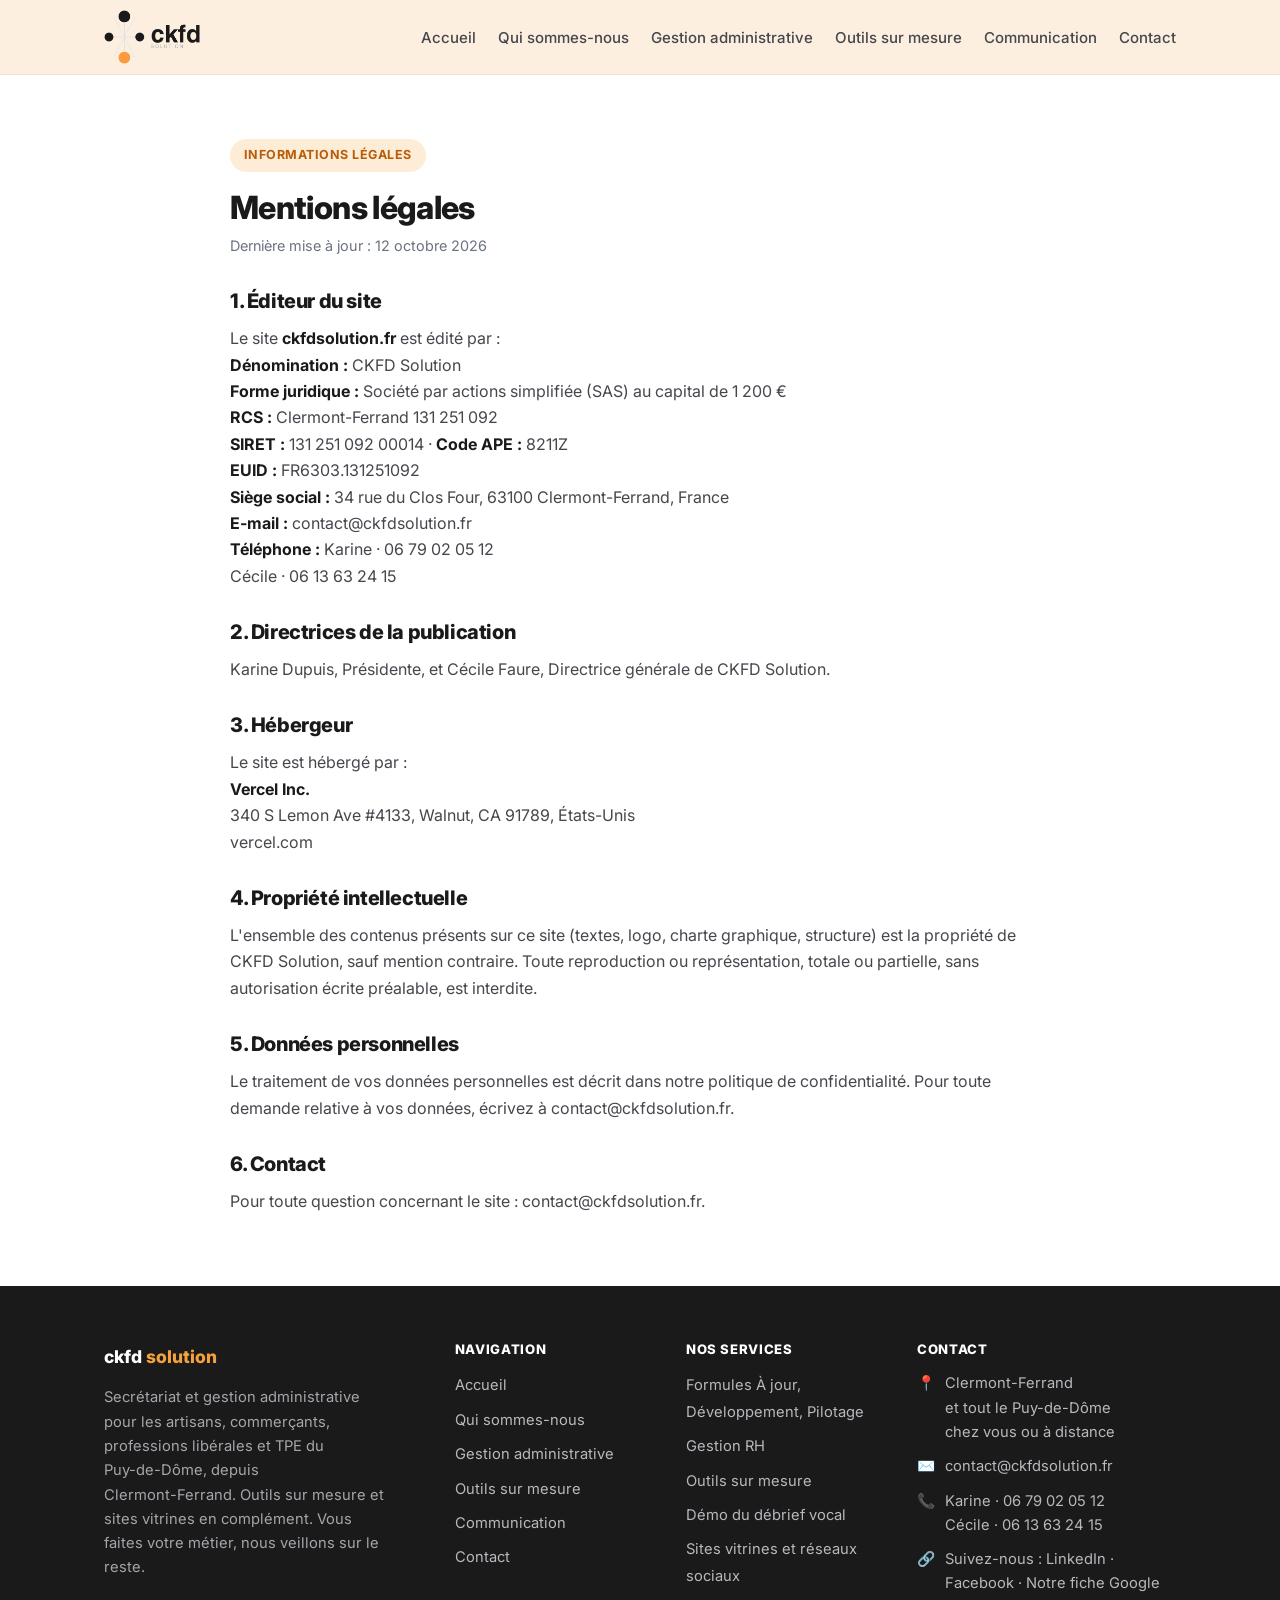
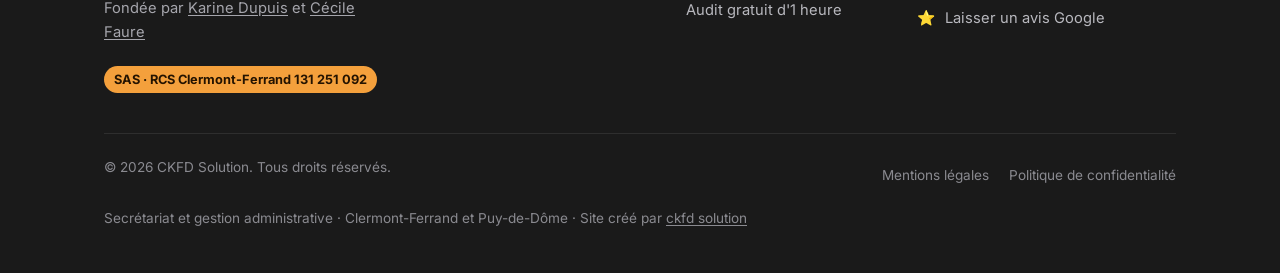
<file: mentions-legales.html>
<!DOCTYPE html>
<html lang="fr">
<head>
  <meta charset="UTF-8">
  <meta name="viewport" content="width=device-width, initial-scale=1.0">
  <title>Mentions légales · CKFD Solution</title>
  <meta name="description" content="Mentions légales du site ckfdsolution.fr : éditeur, directrice de la publication, hébergeur et propriété intellectuelle.">
  <link rel="canonical" href="https://www.ckfdsolution.fr/mentions-legales.html">
  <meta property="og:type" content="website">
  <meta property="og:site_name" content="CKFD Solution">
  <meta property="og:locale" content="fr_FR">
  <meta property="og:title" content="Mentions légales · CKFD Solution">
  <meta property="og:description" content="Mentions légales du site ckfdsolution.fr : éditeur, directrice de la publication, hébergeur et propriété intellectuelle.">
  <meta property="og:url" content="https://www.ckfdsolution.fr/mentions-legales.html">
  <meta property="og:image" content="https://www.ckfdsolution.fr/assets/karine-cecile.jpg">
  <meta property="og:image:width" content="1600">
  <meta property="og:image:height" content="737">
  <meta property="og:image:alt" content="Karine Dupuis et Cécile Faure, fondatrices de CKFD Solution">
  <meta name="twitter:card" content="summary_large_image">
  <link rel="icon" href="/assets/favicon-48.png" sizes="48x48" type="image/png">
  <link rel="apple-touch-icon" href="/assets/apple-touch-icon.png">
  <meta name="robots" content="index, follow">
  <link rel="preconnect" href="https://fonts.googleapis.com">
  <link rel="preconnect" href="https://fonts.gstatic.com" crossorigin>
  <link href="https://fonts.googleapis.com/css2?family=Inter:wght@300;400;500;600;700;800;900&display=swap" rel="stylesheet">
  <link rel="stylesheet" href="styles.css">
</head>
<body>

<!-- ===== NAVBAR ===== -->
<nav class="navbar">
  <div class="container">
    <a href="/" class="navbar-logo">
      <img src="assets/logo-ckfd.png" alt="ckfd solution, secrétariat et gestion administrative à Clermont-Ferrand" width="757" height="424">
    </a>
    <ul class="navbar-nav">
      <li><a href="/">Accueil</a></li>
      <li><a href="qui-sommes-nous.html">Qui sommes-nous</a></li>
      <li><a href="gestion-administrative.html">Gestion administrative</a></li>
      <li><a href="outils.html">Outils sur mesure</a></li>
      <li><a href="communication.html">Communication</a></li>
      <li><a href="contact.html">Contact</a></li>
    </ul>
    <button class="hamburger" id="hamburger" aria-label="Menu">
      <span></span><span></span><span></span>
    </button>
  </div>
</nav>

<div class="mobile-menu" id="mobileMenu">
  <a href="/">Accueil</a>
  <a href="qui-sommes-nous.html">Qui sommes-nous</a>
  <a href="gestion-administrative.html">Gestion administrative</a>
  <a href="outils.html">Outils sur mesure</a>
  <a href="communication.html">Communication</a>
  <a href="contact.html">Contact</a>
</div>

<!-- ===== CONTENU ===== -->
<section class="section-tight" style="padding-top:64px;">
  <div class="container">
    <div class="legal">
      <div class="tag">Informations légales</div>
      <h1>Mentions légales</h1>
      <p class="updated">Dernière mise à jour : 12 octobre 2026</p>

      <h2>1. Éditeur du site</h2>
      <p>
        Le site <strong>ckfdsolution.fr</strong> est édité par :<br>
        <strong>Dénomination :</strong> CKFD Solution<br>
        <strong>Forme juridique :</strong> Société par actions simplifiée (SAS) au capital de 1 200 €<br>
        <strong>RCS :</strong> <span class="nowrap">Clermont-Ferrand</span> 131 251 092<br>
        <strong>SIRET :</strong> 131 251 092 00014 · <strong>Code APE :</strong> 8211Z<br>
        <strong>EUID :</strong> FR6303.131251092<br>
        <strong>Siège social :</strong> 34 rue du Clos Four, 63100 <span class="nowrap">Clermont-Ferrand</span>, France<br>
        <strong><span class="nowrap">E-mail</span> :</strong> <a href="mailto:contact@ckfdsolution.fr">contact@ckfdsolution.fr</a><br>
        <strong>Téléphone :</strong> Karine · 06 79 02 05 12<br>Cécile · 06 13 63 24 15
      </p>

      <h2>2. Directrices de la publication</h2>
      <p>Karine Dupuis, Présidente, et Cécile Faure, Directrice générale de CKFD Solution.</p>

      <h2>3. Hébergeur</h2>
      <p>
        Le site est hébergé par :<br>
        <strong>Vercel Inc.</strong><br>
        340 S Lemon Ave #4133, Walnut, CA 91789, <span class="nowrap">États-Unis</span><br>
        <a href="https://vercel.com" target="_blank" rel="noopener">vercel.com</a>
      </p>

      <h2>4. Propriété intellectuelle</h2>
      <p>
        L'ensemble des contenus présents sur ce site (textes, logo, charte graphique, structure)
        est la propriété de CKFD Solution, sauf mention contraire. Toute reproduction ou
        représentation, totale ou partielle, sans autorisation écrite préalable, est interdite.
      </p>

      <h2>5. Données personnelles</h2>
      <p>
        Le traitement de vos données personnelles est décrit dans notre
        <a href="politique-confidentialite.html">politique de confidentialité</a>.
        Pour toute demande relative à vos données, écrivez à
        <a href="mailto:contact@ckfdsolution.fr">contact@ckfdsolution.fr</a>.
      </p>

      <h2>6. Contact</h2>
      <p>
        Pour toute question concernant le site :
        <a href="mailto:contact@ckfdsolution.fr">contact@ckfdsolution.fr</a>.
      </p>
    </div>
  </div>
</section>

<!-- ===== FOOTER ===== -->
<footer>
  <div class="container">
    <div class="footer-grid">
      <div class="footer-brand">
        <div class="footer-logo">
          <span class="logo-name">ckfd <span>solution</span></span>
        </div>
        <p class="footer-description">
          Secrétariat et gestion administrative pour les artisans, commerçants, professions libérales
          et TPE du <span class="nowrap">Puy-de-Dôme</span>, depuis <span class="nowrap">Clermont-Ferrand</span>. Outils sur mesure et sites vitrines en complément.
          Vous faites votre métier, nous veillons sur le reste.
        </p>
        <p class="footer-description">Fondée par <a href="https://www.linkedin.com/in/karinedupuis-ckfd" target="_blank" rel="noopener">Karine Dupuis</a> et <a href="https://www.linkedin.com/in/cecilefaureckfd" target="_blank" rel="noopener">Cécile Faure</a></p>
        <span class="footer-immat">SAS · RCS Clermont-Ferrand 131 251 092</span>
      </div>
      <div class="footer-col">
        <h4>Navigation</h4>
        <ul>
          <li><a href="/">Accueil</a></li>
          <li><a href="qui-sommes-nous.html">Qui sommes-nous</a></li>
          <li><a href="gestion-administrative.html">Gestion administrative</a></li>
          <li><a href="outils.html">Outils sur mesure</a></li>
          <li><a href="communication.html">Communication</a></li>
          <li><a href="contact.html">Contact</a></li>
        </ul>
      </div>
      <div class="footer-col">
        <h4>Nos services</h4>
        <ul>
          <li><a href="gestion-administrative.html#formules">Formules À jour, Développement, Pilotage</a></li>
          <li><a href="gestion-administrative.html#rh">Gestion RH</a></li>
          <li><a href="outils.html">Outils sur mesure</a></li>
          <li><a href="outils.html#demo">Démo du débrief vocal</a></li>
          <li><a href="communication.html">Sites vitrines et réseaux sociaux</a></li>
          <li><a href="contact.html">Audit gratuit d'1 heure</a></li>
        </ul>
      </div>
      <div class="footer-col">
        <h4>Contact</h4>
        <div class="footer-contact-item">📍 <span><span class="nowrap">Clermont-Ferrand</span><br>et tout le <span class="nowrap">Puy-de-Dôme</span><br>chez vous ou à distance</span></div>
        <div class="footer-contact-item">✉️ <a href="mailto:contact@ckfdsolution.fr">contact@ckfdsolution.fr</a></div>
        <div class="footer-contact-item">📞 <span>Karine · <a href="tel:+33679020512">06 79 02 05 12</a><br>Cécile · <a href="tel:+33613632415">06 13 63 24 15</a></span></div>
        <div class="footer-contact-item">🔗 <span>Suivez-nous : <a href="https://www.linkedin.com/company/ckfdsolution/" target="_blank" rel="noopener">LinkedIn</a> · <a href="https://www.facebook.com/profile.php?id=61590576364913" target="_blank" rel="noopener">Facebook</a> · <a href="https://www.google.com/maps?cid=9878234616360781714" target="_blank" rel="noopener">Notre fiche Google</a></span></div>
        <div class="footer-contact-item">⭐ <a href="https://g.page/r/CZLHJuQLihaJEBM/review" target="_blank" rel="noopener">Laisser un avis Google</a></div>
      </div>
    </div>
    <div class="footer-bottom">
      <p>© 2026 CKFD Solution. Tous droits réservés.</p>
      <div class="footer-legal">
        <a href="mentions-legales.html">Mentions légales</a>
        <a href="politique-confidentialite.html">Politique de confidentialité</a>
      </div>
      <p>Secrétariat et gestion administrative · <span class="nowrap">Clermont-Ferrand</span> et <span class="nowrap">Puy-de-Dôme</span> · Site créé par <a href="communication.html" rel="nofollow">ckfd solution</a></p>
    </div>
  </div>
</footer>

<script src="script.js"></script>
</body>
</html>
</file>
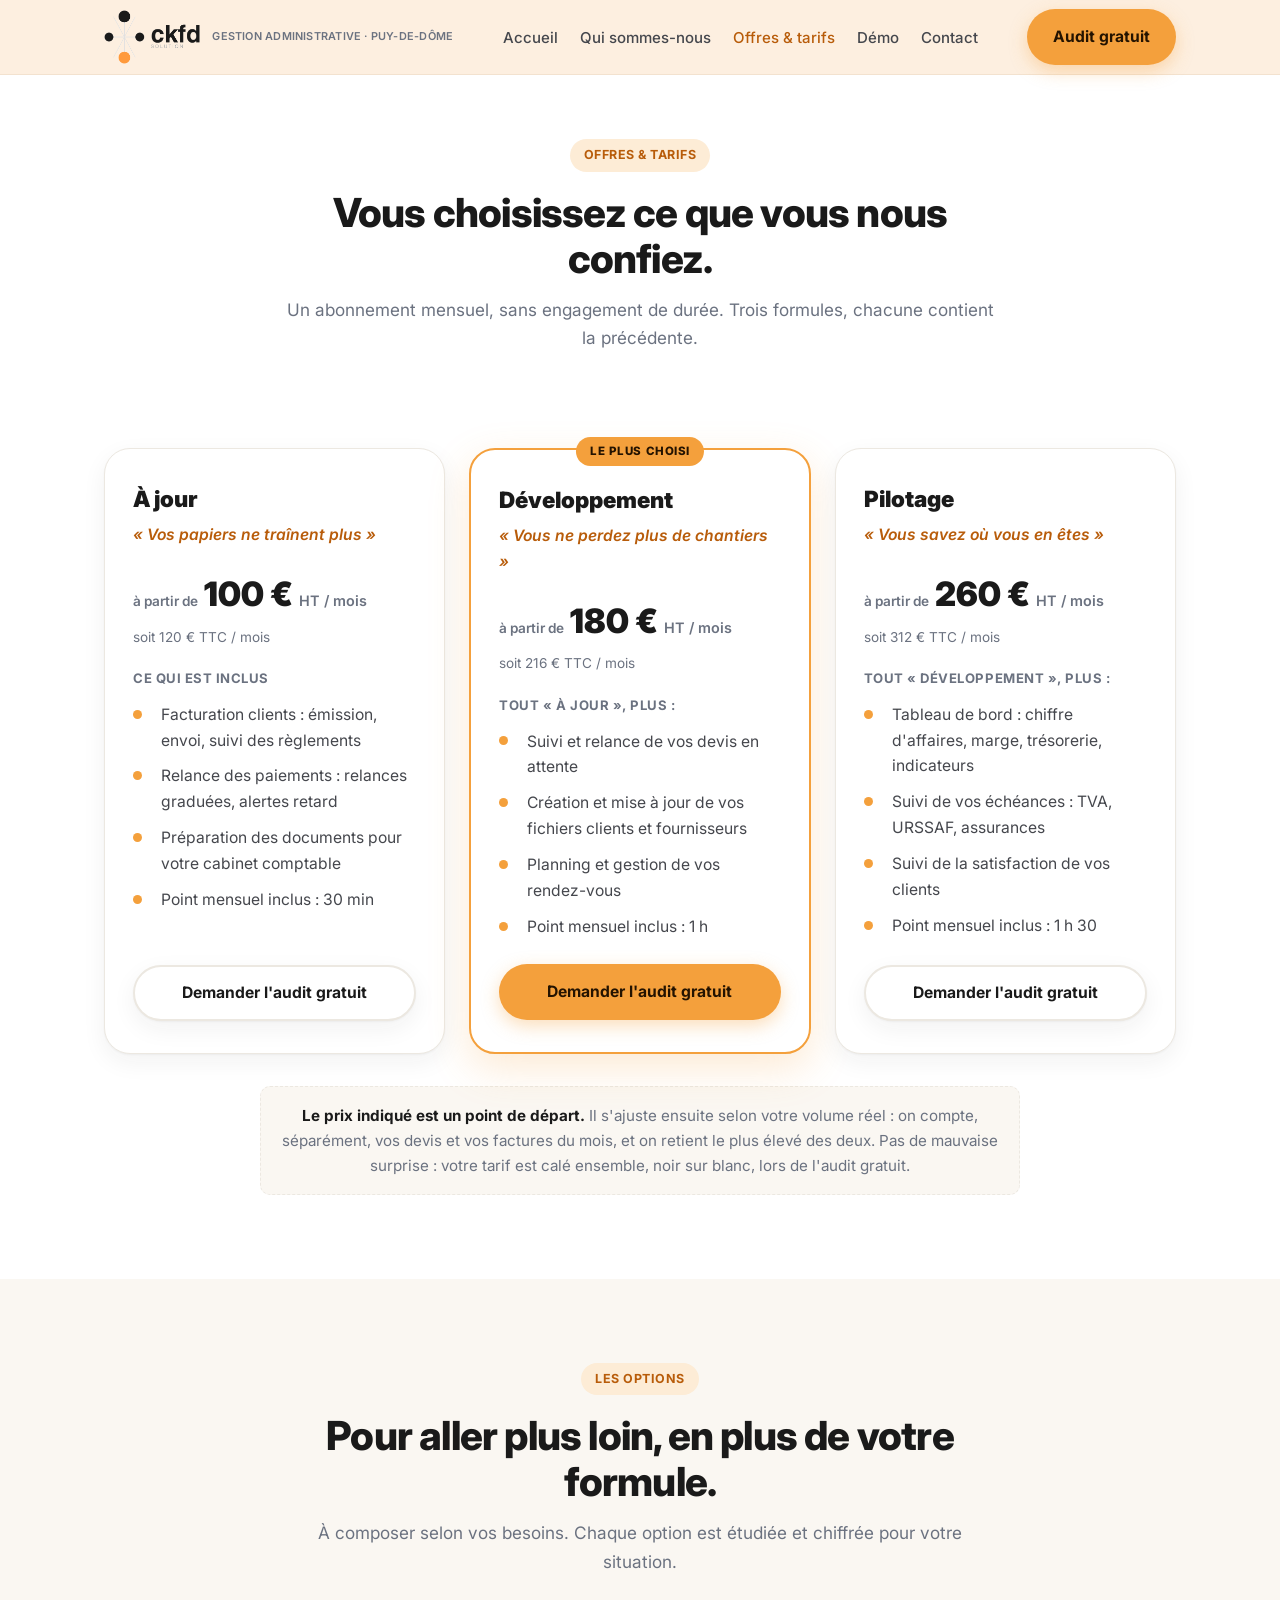
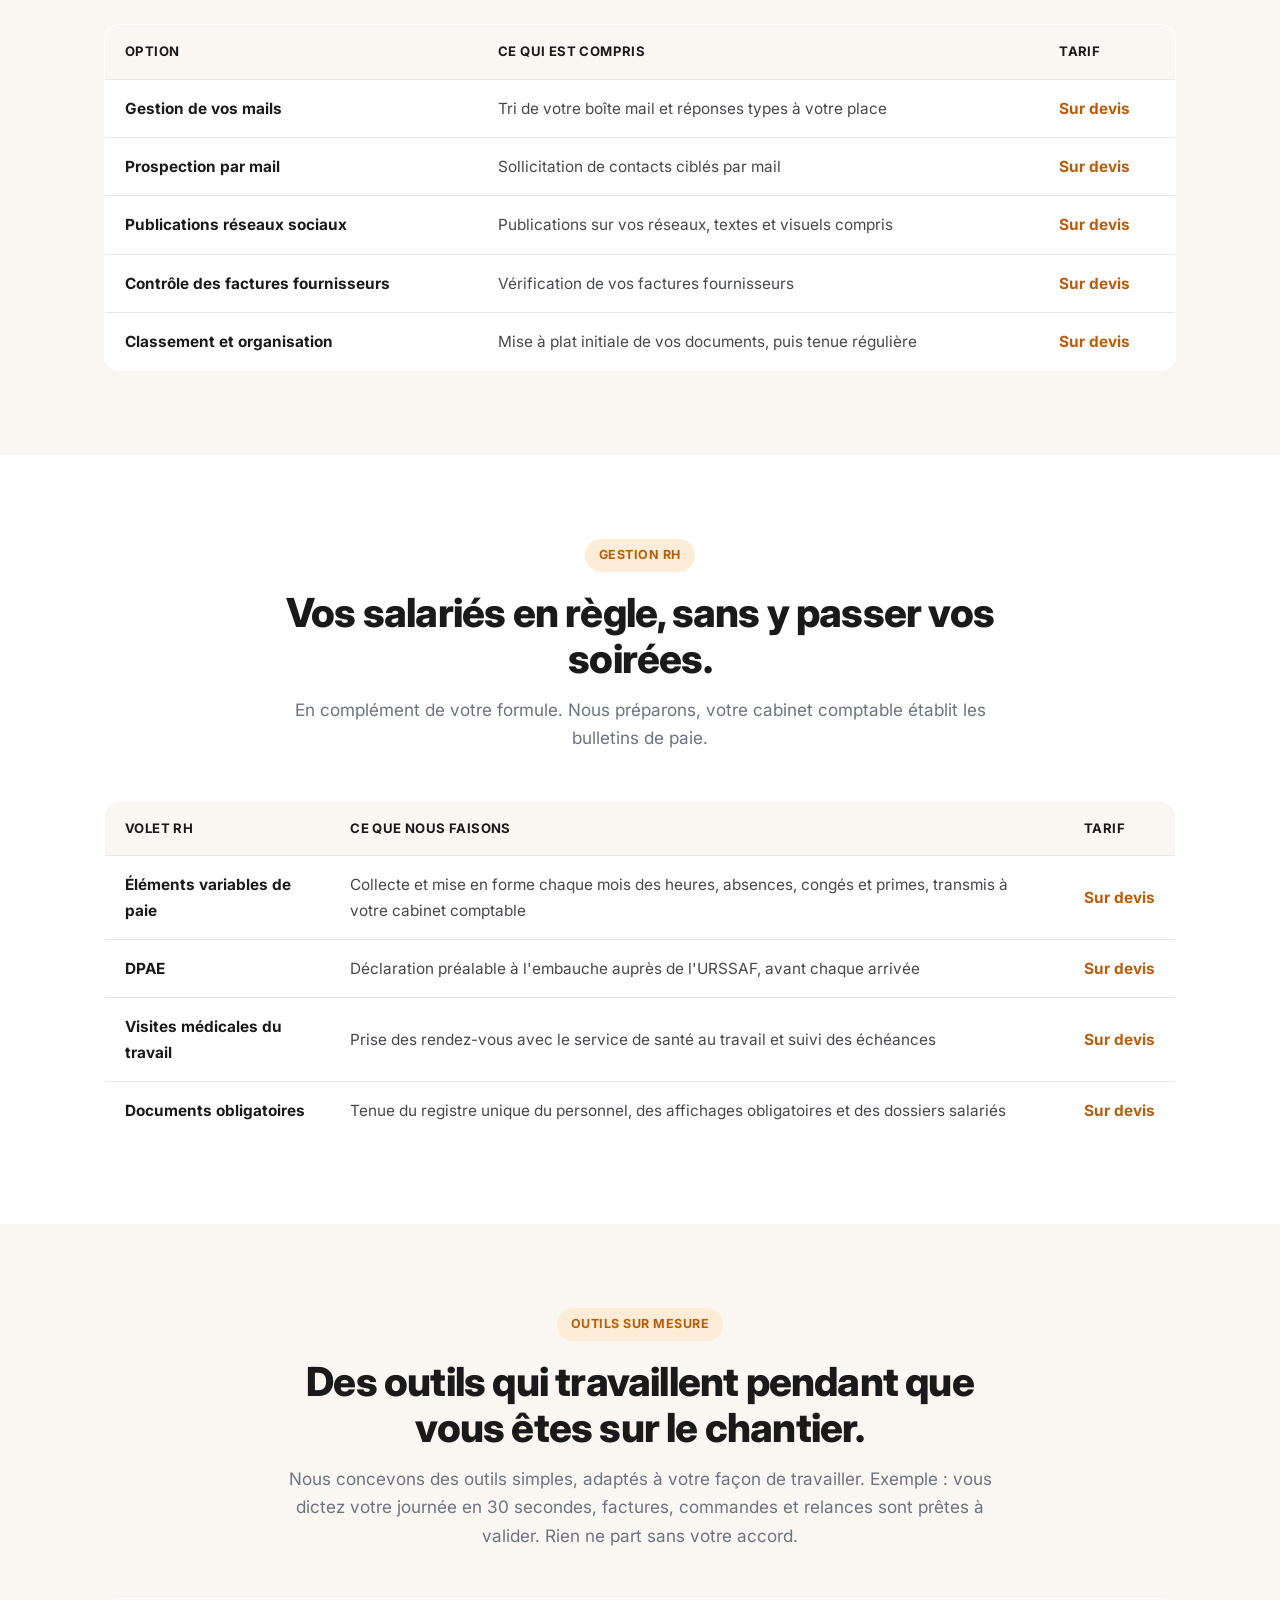
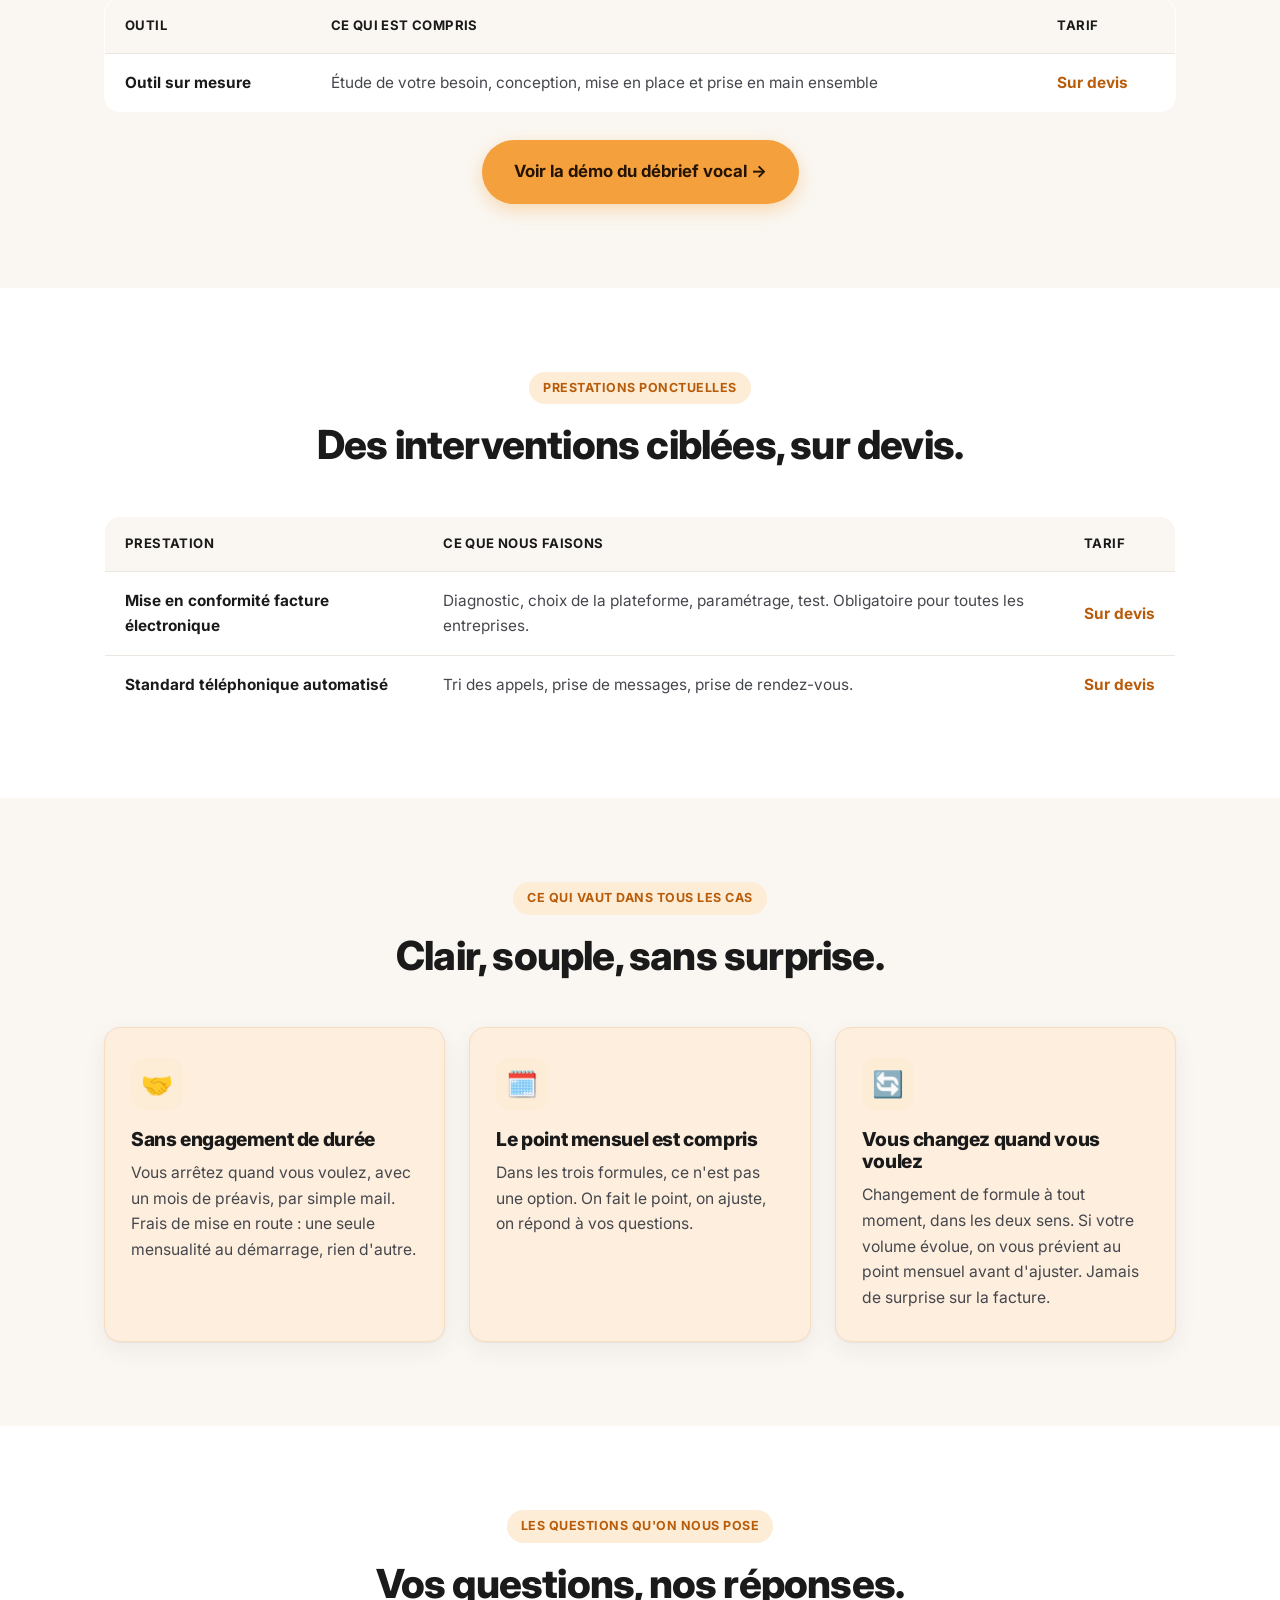
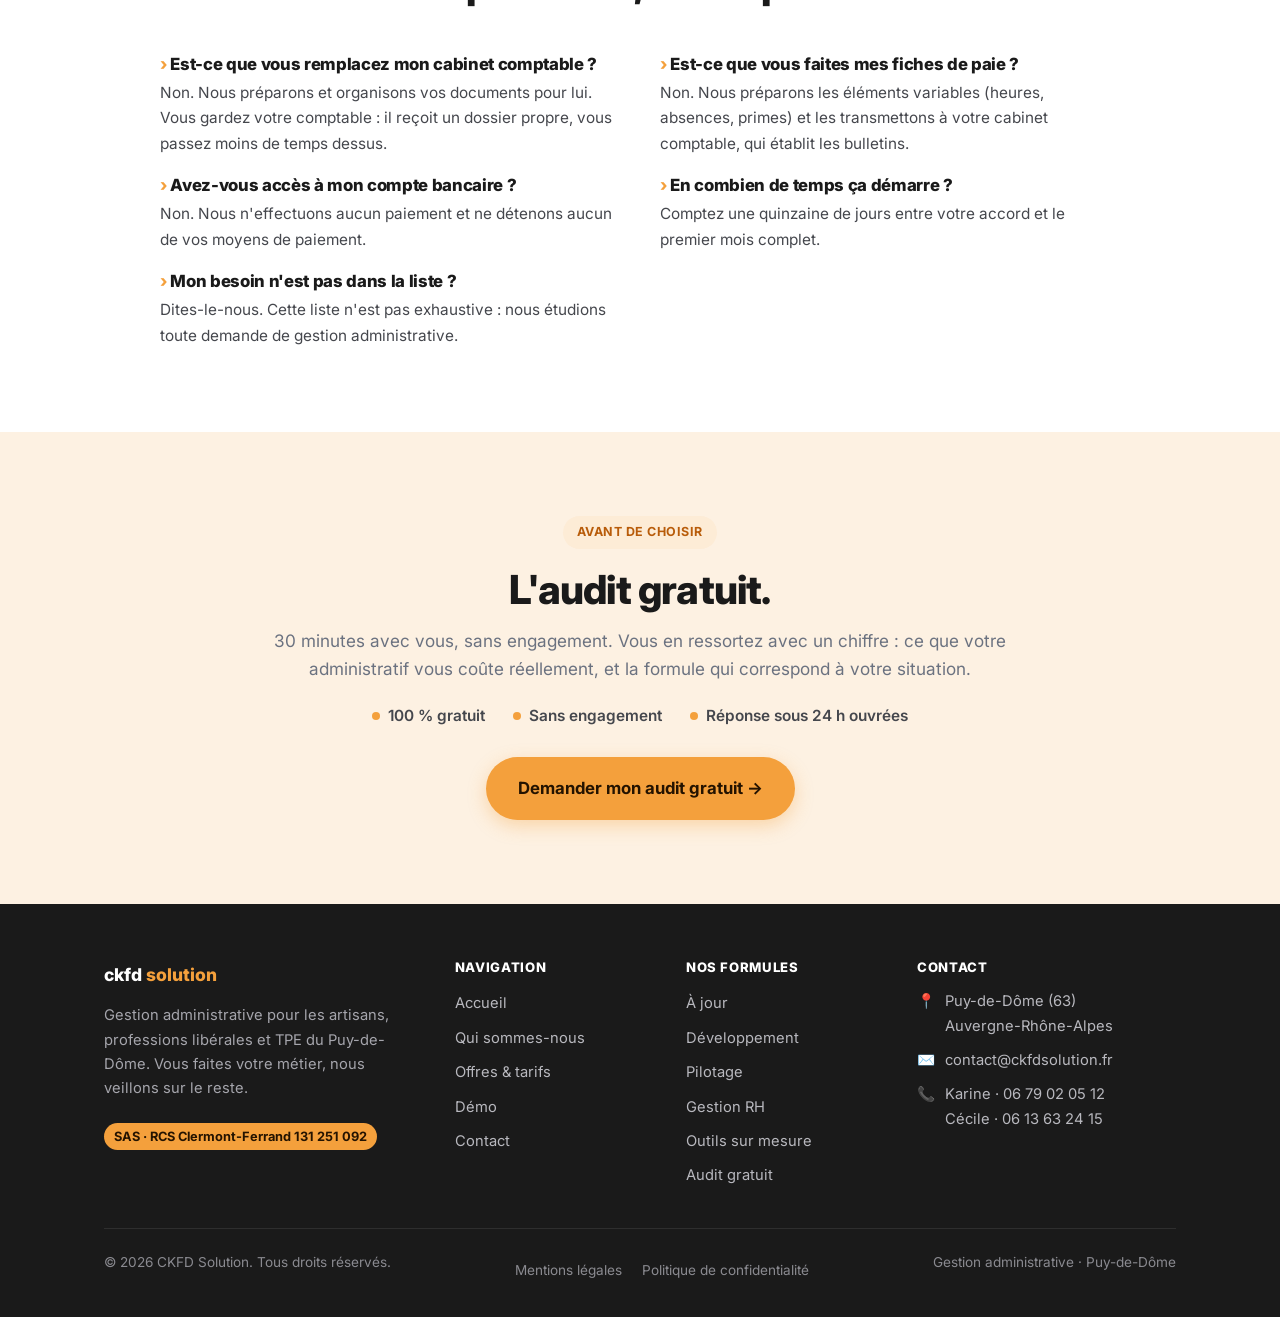
<file: offres.html>
<!DOCTYPE html>
<html lang="fr">
<head>
  <meta charset="UTF-8">
  <meta name="viewport" content="width=device-width, initial-scale=1.0">
  <title>Offres &amp; tarifs · CKFD Solution · Gestion administrative</title>
  <meta name="description" content="Nos formules de gestion administrative pour artisans et TPE : À jour, Développement, Pilotage. Abonnement mensuel sans engagement, à partir de 100 € HT/mois. Gestion RH, outils sur mesure, options et prestations sur devis.">
  <link rel="preconnect" href="https://fonts.googleapis.com">
  <link rel="preconnect" href="https://fonts.gstatic.com" crossorigin>
  <link href="https://fonts.googleapis.com/css2?family=Inter:wght@300;400;500;600;700;800;900&display=swap" rel="stylesheet">
  <link rel="stylesheet" href="styles.css">
</head>
<body>

<!-- ===== NAVBAR ===== -->
<nav class="navbar">
  <div class="container">
    <a href="index.html" class="navbar-logo">
      <img src="assets/logo-ckfd.png" alt="ckfd solution, gestion administrative">
      <span class="logo-sub">Gestion administrative · Puy-de-Dôme</span>
    </a>
    <ul class="navbar-nav">
      <li><a href="index.html">Accueil</a></li>
      <li><a href="qui-sommes-nous.html">Qui sommes-nous</a></li>
      <li><a href="offres.html" class="active">Offres &amp; tarifs</a></li>
      <li><a href="demo.html">Démo</a></li>
      <li><a href="contact.html">Contact</a></li>
    </ul>
    <div class="navbar-actions">
      <a href="contact.html" class="btn btn-primary">Audit gratuit</a>
    </div>
    <button class="hamburger" id="hamburger" aria-label="Menu">
      <span></span><span></span><span></span>
    </button>
  </div>
</nav>

<div class="mobile-menu" id="mobileMenu">
  <a href="index.html">Accueil</a>
  <a href="qui-sommes-nous.html">Qui sommes-nous</a>
  <a href="offres.html">Offres &amp; tarifs</a>
  <a href="demo.html">Démo</a>
  <a href="contact.html">Contact</a>
  <a href="contact.html" class="btn btn-primary">Audit gratuit</a>
</div>

<!-- ===== EN-TÊTE ===== -->
<section class="section-tight" style="padding-top:64px;">
  <div class="container">
    <div class="section-head" style="margin-bottom:0;">
      <div class="tag">Offres &amp; tarifs</div>
      <h1 class="section-title">Vous choisissez ce que vous nous confiez.</h1>
      <p class="section-subtitle">Un abonnement mensuel, sans engagement de durée. Trois formules, chacune contient la précédente.</p>
    </div>
  </div>
</section>

<!-- ===== LES 3 FORMULES ===== -->
<section style="padding-top:24px;">
  <div class="container">
    <div class="pricing-grid">
      <div class="plan reveal">
        <div class="plan-name">À jour</div>
        <div class="plan-tagline">« Vos papiers ne traînent plus »</div>
        <div class="plan-price"><span class="from">à partir de</span> <span class="amount">100 €</span> <span class="period">HT / mois</span></div>
        <div class="plan-ttc">soit 120 € TTC / mois</div>
        <div class="includes">Ce qui est inclus</div>
        <ul class="check-list">
          <li>Facturation clients : émission, envoi, suivi des règlements</li>
          <li>Relance des paiements : relances graduées, alertes retard</li>
          <li>Préparation des documents pour votre cabinet comptable</li>
          <li>Point mensuel inclus : 30 min</li>
        </ul>
        <a href="contact.html" class="btn btn-ghost">Demander l'audit gratuit</a>
      </div>

      <div class="plan featured reveal">
        <div class="plan-badge">Le plus choisi</div>
        <div class="plan-name">Développement</div>
        <div class="plan-tagline">« Vous ne perdez plus de chantiers »</div>
        <div class="plan-price"><span class="from">à partir de</span> <span class="amount">180 €</span> <span class="period">HT / mois</span></div>
        <div class="plan-ttc">soit 216 € TTC / mois</div>
        <div class="includes">Tout « À jour », plus :</div>
        <ul class="check-list">
          <li>Suivi et relance de vos devis en attente</li>
          <li>Création et mise à jour de vos fichiers clients et fournisseurs</li>
          <li>Planning et gestion de vos rendez-vous</li>
          <li>Point mensuel inclus : 1 h</li>
        </ul>
        <a href="contact.html" class="btn btn-primary">Demander l'audit gratuit</a>
      </div>

      <div class="plan reveal">
        <div class="plan-name">Pilotage</div>
        <div class="plan-tagline">« Vous savez où vous en êtes »</div>
        <div class="plan-price"><span class="from">à partir de</span> <span class="amount">260 €</span> <span class="period">HT / mois</span></div>
        <div class="plan-ttc">soit 312 € TTC / mois</div>
        <div class="includes">Tout « Développement », plus :</div>
        <ul class="check-list">
          <li>Tableau de bord : chiffre d'affaires, marge, trésorerie, indicateurs</li>
          <li>Suivi de vos échéances : TVA, URSSAF, assurances</li>
          <li>Suivi de la satisfaction de vos clients</li>
          <li>Point mensuel inclus : 1 h 30</li>
        </ul>
        <a href="contact.html" class="btn btn-ghost">Demander l'audit gratuit</a>
      </div>
    </div>

    <p class="pricing-note">
      <strong>Le prix indiqué est un point de départ.</strong> Il s'ajuste ensuite selon votre volume réel :
      on compte, séparément, vos devis et vos factures du mois, et on retient le plus élevé des deux.
      Pas de mauvaise surprise : votre tarif est calé ensemble, noir sur blanc, lors de l'audit gratuit.
    </p>
  </div>
</section>

<!-- ===== OPTIONS ===== -->
<section class="section-soft">
  <div class="container">
    <div class="section-head">
      <div class="tag">Les options</div>
      <h2 class="section-title">Pour aller plus loin, en plus de votre formule.</h2>
      <p class="section-subtitle">À composer selon vos besoins. Chaque option est étudiée et chiffrée pour votre situation.</p>
    </div>
    <div class="table-scroll">
      <table class="offer-table">
        <thead>
          <tr><th>Option</th><th>Ce qui est compris</th><th>Tarif</th></tr>
        </thead>
        <tbody>
          <tr><td>Gestion de vos mails</td><td>Tri de votre boîte mail et réponses types à votre place</td><td class="price-cell">Sur devis</td></tr>
          <tr><td>Prospection par mail</td><td>Sollicitation de contacts ciblés par mail</td><td class="price-cell">Sur devis</td></tr>
          <tr><td>Publications réseaux sociaux</td><td>Publications sur vos réseaux, textes et visuels compris</td><td class="price-cell">Sur devis</td></tr>
          <tr><td>Contrôle des factures fournisseurs</td><td>Vérification de vos factures fournisseurs</td><td class="price-cell">Sur devis</td></tr>
          <tr><td>Classement et organisation</td><td>Mise à plat initiale de vos documents, puis tenue régulière</td><td class="price-cell">Sur devis</td></tr>
        </tbody>
      </table>
    </div>
  </div>
</section>

<!-- ===== GESTION RH ===== -->
<section id="rh">
  <div class="container">
    <div class="section-head">
      <div class="tag">Gestion RH</div>
      <h2 class="section-title">Vos salariés en règle, sans y passer vos soirées.</h2>
      <p class="section-subtitle">En complément de votre formule. Nous préparons, votre cabinet comptable établit les bulletins de paie.</p>
    </div>
    <div class="table-scroll">
      <table class="offer-table">
        <thead>
          <tr><th>Volet RH</th><th>Ce que nous faisons</th><th>Tarif</th></tr>
        </thead>
        <tbody>
          <tr><td>Éléments variables de paie</td><td>Collecte et mise en forme chaque mois des heures, absences, congés et primes, transmis à votre cabinet comptable</td><td class="price-cell">Sur devis</td></tr>
          <tr><td>DPAE</td><td>Déclaration préalable à l'embauche auprès de l'URSSAF, avant chaque arrivée</td><td class="price-cell">Sur devis</td></tr>
          <tr><td>Visites médicales du travail</td><td>Prise des rendez-vous avec le service de santé au travail et suivi des échéances</td><td class="price-cell">Sur devis</td></tr>
          <tr><td>Documents obligatoires</td><td>Tenue du registre unique du personnel, des affichages obligatoires et des dossiers salariés</td><td class="price-cell">Sur devis</td></tr>
        </tbody>
      </table>
    </div>
  </div>
</section>

<!-- ===== OUTILS SUR MESURE ===== -->
<section class="section-soft" id="outils">
  <div class="container">
    <div class="section-head">
      <div class="tag">Outils sur mesure</div>
      <h2 class="section-title">Des outils qui travaillent pendant que vous êtes sur le chantier.</h2>
      <p class="section-subtitle">Nous concevons des outils simples, adaptés à votre façon de travailler. Exemple : vous dictez votre journée en 30 secondes, factures, commandes et relances sont prêtes à valider. Rien ne part sans votre accord.</p>
    </div>
    <div class="table-scroll">
      <table class="offer-table">
        <thead>
          <tr><th>Outil</th><th>Ce qui est compris</th><th>Tarif</th></tr>
        </thead>
        <tbody>
          <tr><td>Outil sur mesure</td><td>Étude de votre besoin, conception, mise en place et prise en main ensemble</td><td class="price-cell">Sur devis</td></tr>
        </tbody>
      </table>
    </div>
    <div style="margin-top:28px;text-align:center;">
      <a href="demo.html" class="btn btn-primary btn-lg">Voir la démo du débrief vocal →</a>
    </div>
  </div>
</section>

<!-- ===== PRESTATIONS PONCTUELLES ===== -->
<section>
  <div class="container">
    <div class="section-head">
      <div class="tag">Prestations ponctuelles</div>
      <h2 class="section-title">Des interventions ciblées, sur devis.</h2>
    </div>
    <div class="table-scroll">
      <table class="offer-table">
        <thead>
          <tr><th>Prestation</th><th>Ce que nous faisons</th><th>Tarif</th></tr>
        </thead>
        <tbody>
          <tr>
            <td>Mise en conformité facture électronique</td>
            <td>Diagnostic, choix de la plateforme, paramétrage, test. Obligatoire pour toutes les entreprises.</td>
            <td class="price-cell">Sur devis</td>
          </tr>
          <tr>
            <td>Standard téléphonique automatisé</td>
            <td>Tri des appels, prise de messages, prise de rendez-vous.</td>
            <td class="price-cell">Sur devis</td>
          </tr>
        </tbody>
      </table>
    </div>
  </div>
</section>

<!-- ===== CE QUI VAUT DANS TOUS LES CAS ===== -->
<section class="section-soft">
  <div class="container">
    <div class="section-head">
      <div class="tag">Ce qui vaut dans tous les cas</div>
      <h2 class="section-title">Clair, souple, sans surprise.</h2>
    </div>
    <div class="cards-grid">
      <div class="card reveal">
        <div class="card-icon">🤝</div>
        <h3>Sans engagement de durée</h3>
        <p>Vous arrêtez quand vous voulez, avec un mois de préavis, par simple mail. Frais de mise en route : une seule mensualité au démarrage, rien d'autre.</p>
      </div>
      <div class="card reveal">
        <div class="card-icon">🗓️</div>
        <h3>Le point mensuel est compris</h3>
        <p>Dans les trois formules, ce n'est pas une option. On fait le point, on ajuste, on répond à vos questions.</p>
      </div>
      <div class="card reveal">
        <div class="card-icon">🔄</div>
        <h3>Vous changez quand vous voulez</h3>
        <p>Changement de formule à tout moment, dans les deux sens. Si votre volume évolue, on vous prévient au point mensuel avant d'ajuster. Jamais de surprise sur la facture.</p>
      </div>
    </div>
  </div>
</section>

<!-- ===== FAQ ===== -->
<section>
  <div class="container">
    <div class="section-head">
      <div class="tag">Les questions qu'on nous pose</div>
      <h2 class="section-title">Vos questions, nos réponses.</h2>
    </div>
    <div class="faq-grid">
      <div class="faq-item reveal">
        <h4>Est-ce que vous remplacez mon cabinet comptable ?</h4>
        <p>Non. Nous préparons et organisons vos documents pour lui. Vous gardez votre comptable : il reçoit un dossier propre, vous passez moins de temps dessus.</p>
      </div>
      <div class="faq-item reveal">
        <h4>Est-ce que vous faites mes fiches de paie ?</h4>
        <p>Non. Nous préparons les éléments variables (heures, absences, primes) et les transmettons à votre cabinet comptable, qui établit les bulletins.</p>
      </div>
      <div class="faq-item reveal">
        <h4>Avez-vous accès à mon compte bancaire ?</h4>
        <p>Non. Nous n'effectuons aucun paiement et ne détenons aucun de vos moyens de paiement.</p>
      </div>
      <div class="faq-item reveal">
        <h4>En combien de temps ça démarre ?</h4>
        <p>Comptez une quinzaine de jours entre votre accord et le premier mois complet.</p>
      </div>
      <div class="faq-item reveal">
        <h4>Mon besoin n'est pas dans la liste ?</h4>
        <p>Dites-le-nous. Cette liste n'est pas exhaustive : nous étudions toute demande de gestion administrative.</p>
      </div>
    </div>
  </div>
</section>

<!-- ===== CTA / AUDIT ===== -->
<section class="cta-final">
  <div class="container">
    <div class="cta-box">
      <div class="tag">Avant de choisir</div>
      <h2 class="section-title">L'audit gratuit.</h2>
      <p class="section-subtitle">
        30 minutes avec vous, sans engagement. Vous en ressortez avec un chiffre : ce que votre administratif
        vous coûte réellement, et la formule qui correspond à votre situation.
      </p>
      <div class="cta-perks">
        <div class="cta-perk">100 % gratuit</div>
        <div class="cta-perk">Sans engagement</div>
        <div class="cta-perk">Réponse sous 24 h ouvrées</div>
      </div>
      <div style="margin-top:28px;">
        <a href="contact.html" class="btn btn-primary btn-lg">Demander mon audit gratuit →</a>
      </div>
    </div>
  </div>
</section>

<!-- ===== FOOTER ===== -->
<footer>
  <div class="container">
    <div class="footer-grid">
      <div class="footer-brand">
        <div class="footer-logo">
          <span class="logo-name">ckfd <span>solution</span></span>
        </div>
        <p class="footer-description">
          Gestion administrative pour les artisans, professions libérales et TPE du Puy-de-Dôme.
          Vous faites votre métier, nous veillons sur le reste.
        </p>
        <span class="footer-immat">SAS · RCS Clermont-Ferrand 131 251 092</span>
      </div>
      <div class="footer-col">
        <h4>Navigation</h4>
        <ul>
          <li><a href="index.html">Accueil</a></li>
          <li><a href="qui-sommes-nous.html">Qui sommes-nous</a></li>
          <li><a href="offres.html">Offres &amp; tarifs</a></li>
          <li><a href="demo.html">Démo</a></li>
          <li><a href="contact.html">Contact</a></li>
        </ul>
      </div>
      <div class="footer-col">
        <h4>Nos formules</h4>
        <ul>
          <li><a href="offres.html">À jour</a></li>
          <li><a href="offres.html">Développement</a></li>
          <li><a href="offres.html">Pilotage</a></li>
          <li><a href="offres.html#rh">Gestion RH</a></li>
          <li><a href="offres.html#outils">Outils sur mesure</a></li>
          <li><a href="contact.html">Audit gratuit</a></li>
        </ul>
      </div>
      <div class="footer-col">
        <h4>Contact</h4>
        <div class="footer-contact-item">📍 <span>Puy-de-Dôme (63)<br>Auvergne-Rhône-Alpes</span></div>
        <div class="footer-contact-item">✉️ <a href="mailto:contact@ckfdsolution.fr">contact@ckfdsolution.fr</a></div>
        <div class="footer-contact-item">📞 <span>Karine · <a href="tel:+33679020512">06 79 02 05 12</a><br>Cécile · <a href="tel:+33613632415">06 13 63 24 15</a></span></div>
      </div>
    </div>
    <div class="footer-bottom">
      <p>© 2026 CKFD Solution. Tous droits réservés.</p>
      <div class="footer-legal">
        <a href="mentions-legales.html">Mentions légales</a>
        <a href="politique-confidentialite.html">Politique de confidentialité</a>
      </div>
      <p>Gestion administrative · Puy-de-Dôme</p>
    </div>
  </div>
</footer>

<script src="script.js"></script>
</body>
</html>
</file>
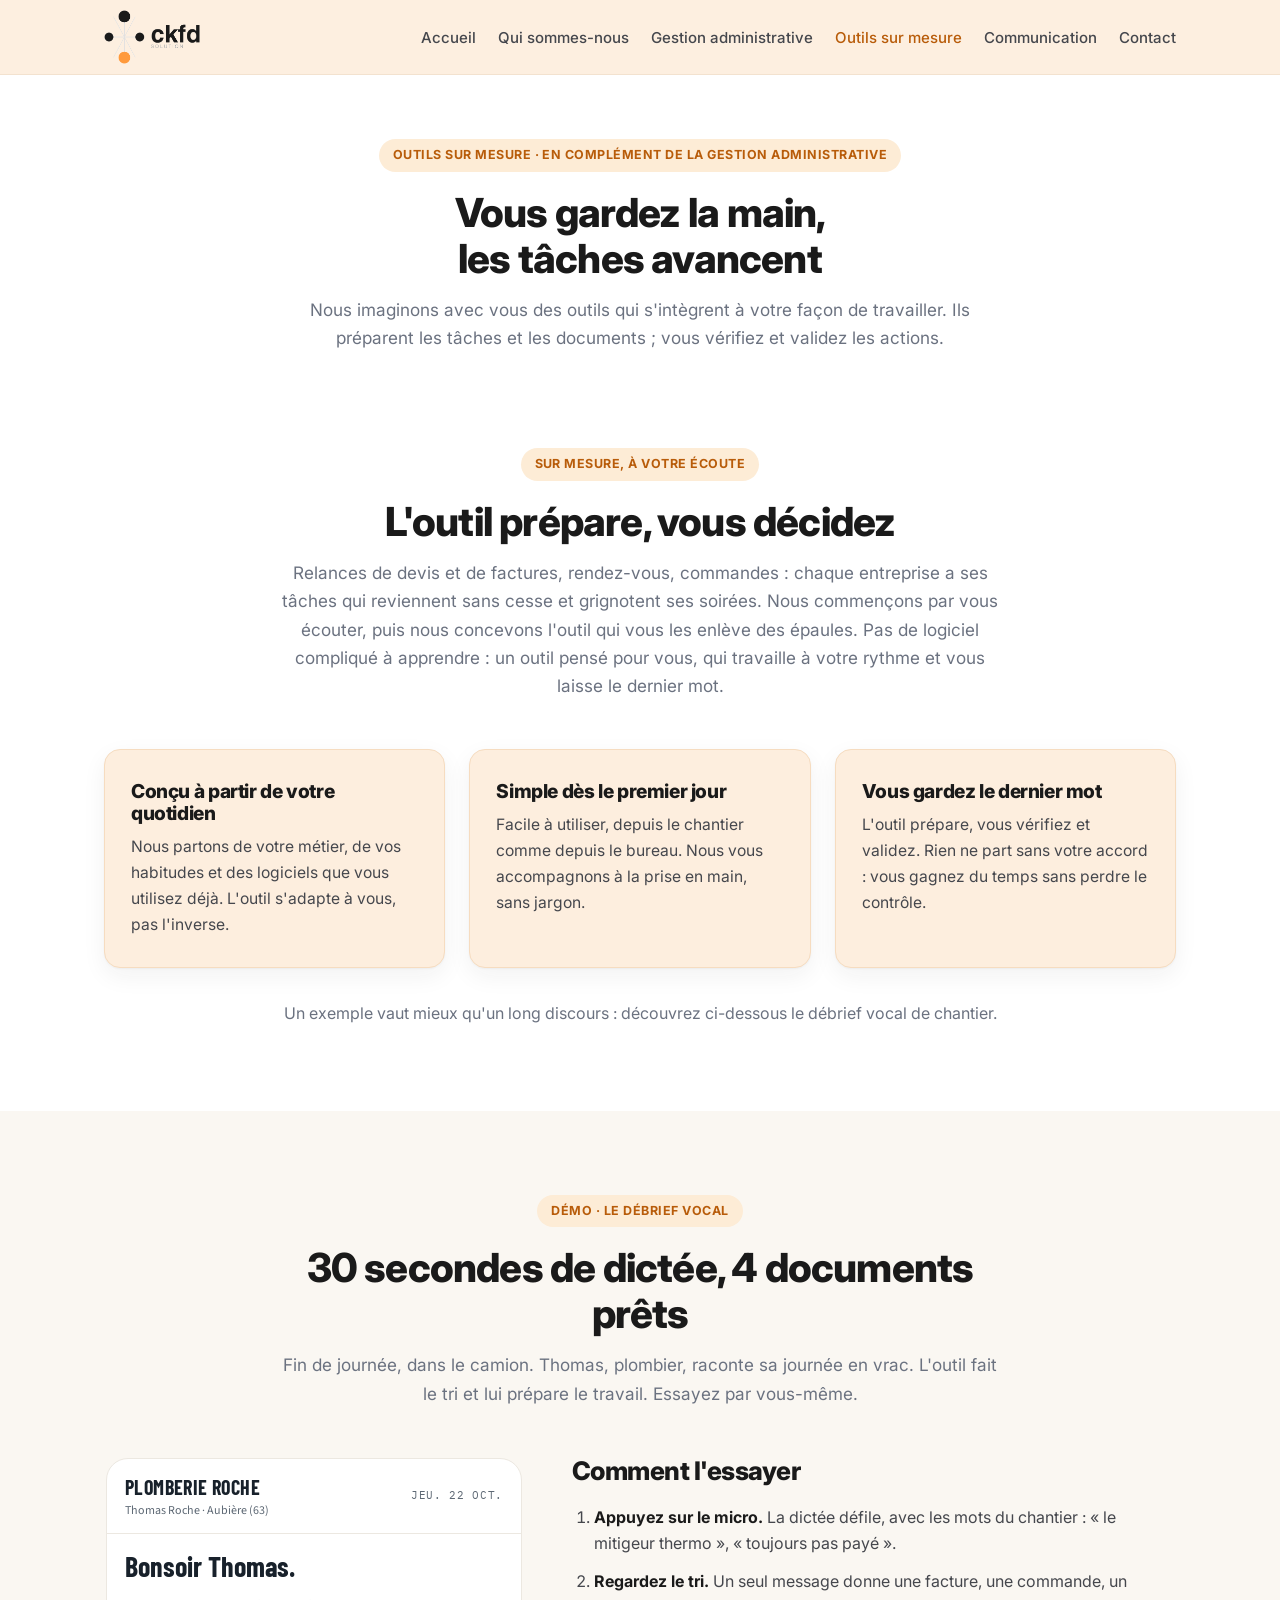
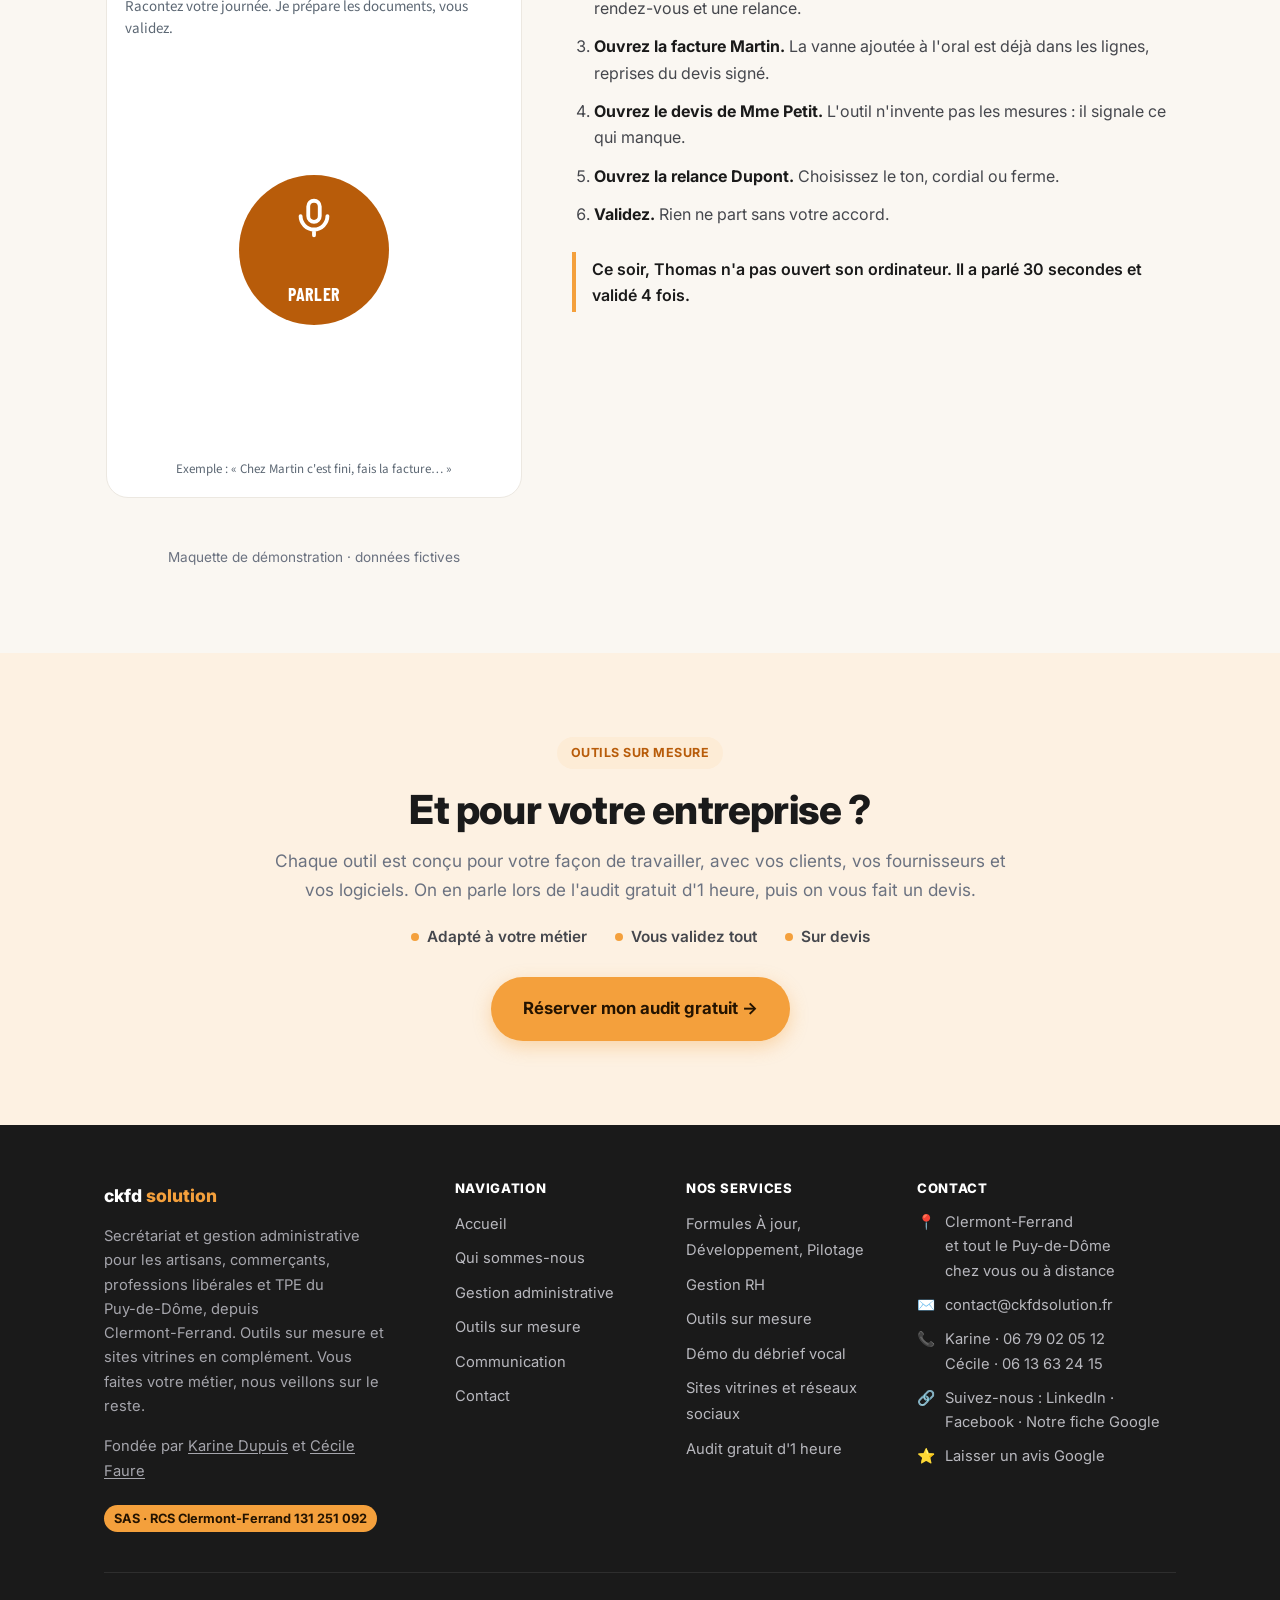
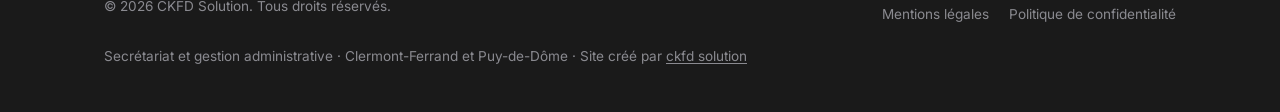
<file: outils.html>
<!DOCTYPE html>
<html lang="fr">
<head>
  <meta charset="UTF-8">
  <meta name="viewport" content="width=device-width, initial-scale=1.0">
  <title>Outils sur mesure · Démo du débrief vocal · CKFD Solution</title>
  <meta name="description" content="Outils sur mesure pour artisans et TPE, en complément de notre gestion administrative : l'outil prépare, vous validez. Démo du débrief vocal. Sur devis.">
  <link rel="canonical" href="https://www.ckfdsolution.fr/outils.html">
  <meta property="og:type" content="website">
  <meta property="og:site_name" content="CKFD Solution">
  <meta property="og:locale" content="fr_FR">
  <meta property="og:title" content="Outils sur mesure · Démo du débrief vocal · CKFD Solution">
  <meta property="og:description" content="Outils sur mesure pour artisans et TPE, en complément de notre gestion administrative : l'outil prépare, vous validez. Démo du débrief vocal. Sur devis.">
  <meta property="og:url" content="https://www.ckfdsolution.fr/outils.html">
  <meta property="og:image" content="https://www.ckfdsolution.fr/assets/karine-cecile.jpg">
  <meta property="og:image:width" content="1600">
  <meta property="og:image:height" content="737">
  <meta property="og:image:alt" content="Karine Dupuis et Cécile Faure, fondatrices de CKFD Solution">
  <meta name="twitter:card" content="summary_large_image">
  <link rel="icon" href="/assets/favicon-48.png" sizes="48x48" type="image/png">
  <link rel="apple-touch-icon" href="/assets/apple-touch-icon.png">
  <link rel="preconnect" href="https://fonts.googleapis.com">
  <link rel="preconnect" href="https://fonts.gstatic.com" crossorigin>
  <link href="https://fonts.googleapis.com/css2?family=Inter:wght@300;400;500;600;700;800;900&display=swap" rel="stylesheet">
  <link rel="stylesheet" href="styles.css">
</head>
<body>

<!-- ===== NAVBAR ===== -->
<nav class="navbar">
  <div class="container">
    <a href="/" class="navbar-logo">
      <img src="assets/logo-ckfd.png" alt="ckfd solution, secrétariat et gestion administrative à Clermont-Ferrand" width="757" height="424">
    </a>
    <ul class="navbar-nav">
      <li><a href="/">Accueil</a></li>
      <li><a href="qui-sommes-nous.html">Qui sommes-nous</a></li>
      <li><a href="gestion-administrative.html">Gestion administrative</a></li>
      <li><a href="outils.html" class="active">Outils sur mesure</a></li>
      <li><a href="communication.html">Communication</a></li>
      <li><a href="contact.html">Contact</a></li>
    </ul>
    <button class="hamburger" id="hamburger" aria-label="Menu">
      <span></span><span></span><span></span>
    </button>
  </div>
</nav>

<div class="mobile-menu" id="mobileMenu">
  <a href="/">Accueil</a>
  <a href="qui-sommes-nous.html">Qui sommes-nous</a>
  <a href="gestion-administrative.html">Gestion administrative</a>
  <a href="outils.html">Outils sur mesure</a>
  <a href="communication.html">Communication</a>
  <a href="contact.html">Contact</a>
</div>

<!-- ===== EN-TÊTE ===== -->
<section class="section-tight" style="padding-top:64px;">
  <div class="container">
    <div class="section-head" style="margin-bottom:0;">
      <div class="tag">Outils sur mesure · En complément de la gestion administrative</div>
      <h1 class="section-title">Vous gardez la main,<br>les tâches avancent</h1>
      <p class="section-subtitle">Nous imaginons avec vous des outils qui s'intègrent à votre façon de travailler. Ils préparent les tâches et les documents ; vous vérifiez et validez les actions.</p>
    </div>
  </div>
</section>

<!-- ===== À VOTRE ÉCOUTE ===== -->
<section style="padding-top:24px;">
  <div class="container">
    <div class="section-head">
      <div class="tag">Sur mesure, à votre écoute</div>
      <h2 class="section-title">L'outil prépare, vous décidez</h2>
      <p class="section-subtitle">Relances de devis et de factures, <span class="nowrap">rendez-vous</span>, commandes : chaque entreprise a ses tâches qui reviennent sans cesse et grignotent ses soirées. Nous commençons par vous écouter, puis nous concevons l'outil qui vous les enlève des épaules. Pas de logiciel compliqué à apprendre : un outil pensé pour vous, qui travaille à votre rythme et vous laisse le dernier mot.</p>
    </div>
    <div class="cards-grid">
      <div class="card reveal">
        <h3>Conçu à partir de votre quotidien</h3>
        <p>Nous partons de votre métier, de vos habitudes et des logiciels que vous utilisez déjà. L'outil s'adapte à vous, pas l'inverse.</p>
      </div>
      <div class="card reveal">
        <h3>Simple dès le premier jour</h3>
        <p>Facile à utiliser, depuis le chantier comme depuis le bureau. Nous vous accompagnons à la prise en main, sans jargon.</p>
      </div>
      <div class="card reveal">
        <h3>Vous gardez le dernier mot</h3>
        <p>L'outil prépare, vous vérifiez et validez. Rien ne part sans votre accord : vous gagnez du temps sans perdre le contrôle.</p>
      </div>
    </div>
    <p class="ideas-note">Un exemple vaut mieux qu'un long discours : découvrez ci-dessous le débrief vocal de chantier.</p>
  </div>
</section>

<!-- ===== LA DÉMO ===== -->
<section class="section-soft" id="demo">
  <div class="container">
    <div class="section-head">
      <div class="tag">Démo · Le débrief vocal</div>
      <h2 class="section-title">30 secondes de dictée, 4 documents prêts</h2>
      <p class="section-subtitle">Fin de journée, dans le camion. Thomas, plombier, raconte sa journée en vrac. L'outil fait le tri et lui prépare le travail. Essayez par vous-même.</p>
    </div>
    <div class="demo-layout">
      <div class="demo-frame">
        <iframe id="demoFrame" src="demo/debrief-vocal.html" title="Démo interactive du débrief vocal" loading="lazy"></iframe>
        <p class="demo-note">Maquette de démonstration · données fictives</p>
      </div>
      <div class="demo-guide">
        <h2>Comment l'essayer</h2>
        <ol class="demo-steps">
          <li><strong>Appuyez sur le micro.</strong> La dictée défile, avec les mots du chantier : « le mitigeur thermo », « toujours pas payé ».</li>
          <li><strong>Regardez le tri.</strong> Un seul message donne une facture, une commande, un <span class="nowrap">rendez-vous</span> et une relance.</li>
          <li><strong>Ouvrez la facture Martin.</strong> La vanne ajoutée à l'oral est déjà dans les lignes, reprises du devis signé.</li>
          <li><strong>Ouvrez le devis de Mme Petit.</strong> L'outil n'invente pas les mesures : il signale ce qui manque.</li>
          <li><strong>Ouvrez la relance Dupont.</strong> Choisissez le ton, cordial ou ferme.</li>
          <li><strong>Validez.</strong> Rien ne part sans votre accord.</li>
        </ol>
        <p class="demo-punch">Ce soir, Thomas n'a pas ouvert son ordinateur. Il a parlé 30 secondes et validé 4 fois.</p>
      </div>
    </div>
  </div>
</section>

<!-- ===== CTA ===== -->
<section class="cta-final">
  <div class="container">
    <div class="cta-box">
      <div class="tag">Outils sur mesure</div>
      <h2 class="section-title">Et pour votre entreprise ?</h2>
      <p class="section-subtitle">
        Chaque outil est conçu pour votre façon de travailler, avec vos clients, vos fournisseurs et vos logiciels.
        On en parle lors de l'audit gratuit d'1 heure, puis on vous fait un devis.
      </p>
      <div class="cta-perks">
        <div class="cta-perk">Adapté à votre métier</div>
        <div class="cta-perk">Vous validez tout</div>
        <div class="cta-perk">Sur devis</div>
      </div>
      <div style="margin-top:28px;">
        <a href="contact.html" class="btn btn-primary btn-lg">Réserver mon audit gratuit →</a>
      </div>
    </div>
  </div>
</section>

<!-- ===== FOOTER ===== -->
<footer>
  <div class="container">
    <div class="footer-grid">
      <div class="footer-brand">
        <div class="footer-logo">
          <span class="logo-name">ckfd <span>solution</span></span>
        </div>
        <p class="footer-description">
          Secrétariat et gestion administrative pour les artisans, commerçants, professions libérales
          et TPE du <span class="nowrap">Puy-de-Dôme</span>, depuis <span class="nowrap">Clermont-Ferrand</span>. Outils sur mesure et sites vitrines en complément.
          Vous faites votre métier, nous veillons sur le reste.
        </p>
        <p class="footer-description">Fondée par <a href="https://www.linkedin.com/in/karinedupuis-ckfd" target="_blank" rel="noopener">Karine Dupuis</a> et <a href="https://www.linkedin.com/in/cecilefaureckfd" target="_blank" rel="noopener">Cécile Faure</a></p>
        <span class="footer-immat">SAS · RCS Clermont-Ferrand 131 251 092</span>
      </div>
      <div class="footer-col">
        <h4>Navigation</h4>
        <ul>
          <li><a href="/">Accueil</a></li>
          <li><a href="qui-sommes-nous.html">Qui sommes-nous</a></li>
          <li><a href="gestion-administrative.html">Gestion administrative</a></li>
          <li><a href="outils.html">Outils sur mesure</a></li>
          <li><a href="communication.html">Communication</a></li>
          <li><a href="contact.html">Contact</a></li>
        </ul>
      </div>
      <div class="footer-col">
        <h4>Nos services</h4>
        <ul>
          <li><a href="gestion-administrative.html#formules">Formules À jour, Développement, Pilotage</a></li>
          <li><a href="gestion-administrative.html#rh">Gestion RH</a></li>
          <li><a href="outils.html">Outils sur mesure</a></li>
          <li><a href="outils.html#demo">Démo du débrief vocal</a></li>
          <li><a href="communication.html">Sites vitrines et réseaux sociaux</a></li>
          <li><a href="contact.html">Audit gratuit d'1 heure</a></li>
        </ul>
      </div>
      <div class="footer-col">
        <h4>Contact</h4>
        <div class="footer-contact-item">📍 <span><span class="nowrap">Clermont-Ferrand</span><br>et tout le <span class="nowrap">Puy-de-Dôme</span><br>chez vous ou à distance</span></div>
        <div class="footer-contact-item">✉️ <a href="mailto:contact@ckfdsolution.fr">contact@ckfdsolution.fr</a></div>
        <div class="footer-contact-item">📞 <span>Karine · <a href="tel:+33679020512">06 79 02 05 12</a><br>Cécile · <a href="tel:+33613632415">06 13 63 24 15</a></span></div>
        <div class="footer-contact-item">🔗 <span>Suivez-nous : <a href="https://www.linkedin.com/company/ckfdsolution/" target="_blank" rel="noopener">LinkedIn</a> · <a href="https://www.facebook.com/profile.php?id=61590576364913" target="_blank" rel="noopener">Facebook</a> · <a href="https://www.google.com/maps?cid=9878234616360781714" target="_blank" rel="noopener">Notre fiche Google</a></span></div>
        <div class="footer-contact-item">⭐ <a href="https://g.page/r/CZLHJuQLihaJEBM/review" target="_blank" rel="noopener">Laisser un avis Google</a></div>
      </div>
    </div>
    <div class="footer-bottom">
      <p>© 2026 CKFD Solution. Tous droits réservés.</p>
      <div class="footer-legal">
        <a href="mentions-legales.html">Mentions légales</a>
        <a href="politique-confidentialite.html">Politique de confidentialité</a>
      </div>
      <p>Secrétariat et gestion administrative · <span class="nowrap">Clermont-Ferrand</span> et <span class="nowrap">Puy-de-Dôme</span> · Site créé par <a href="communication.html" rel="nofollow">ckfd solution</a></p>
    </div>
  </div>
</footer>

<script src="script.js"></script>
<script>
  // Ajuste la hauteur de l'iframe de démo à son contenu
  window.addEventListener('message', (e) => {
    const h = e.data && e.data.ckfdDemoHeight;
    if (h) document.getElementById('demoFrame').style.height = h + 'px';
  });
</script>
</body>
</html>
</file>
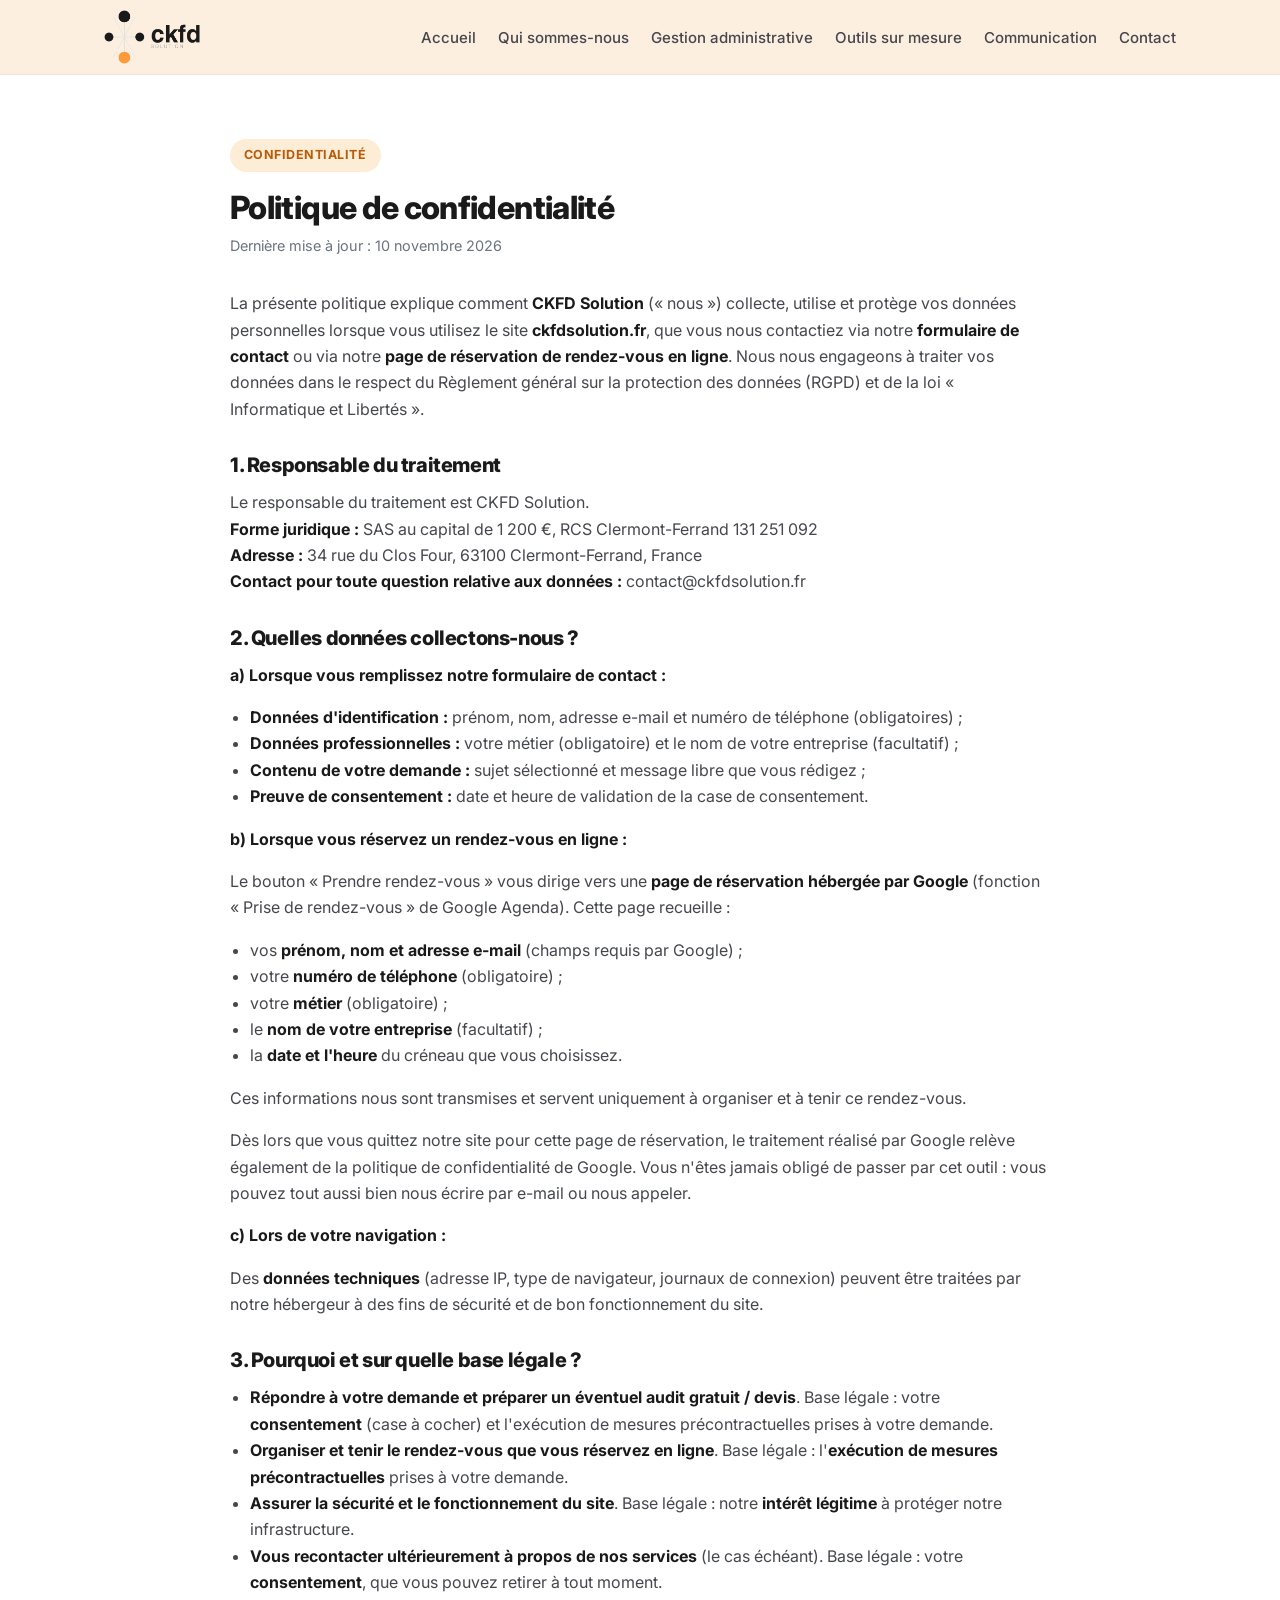
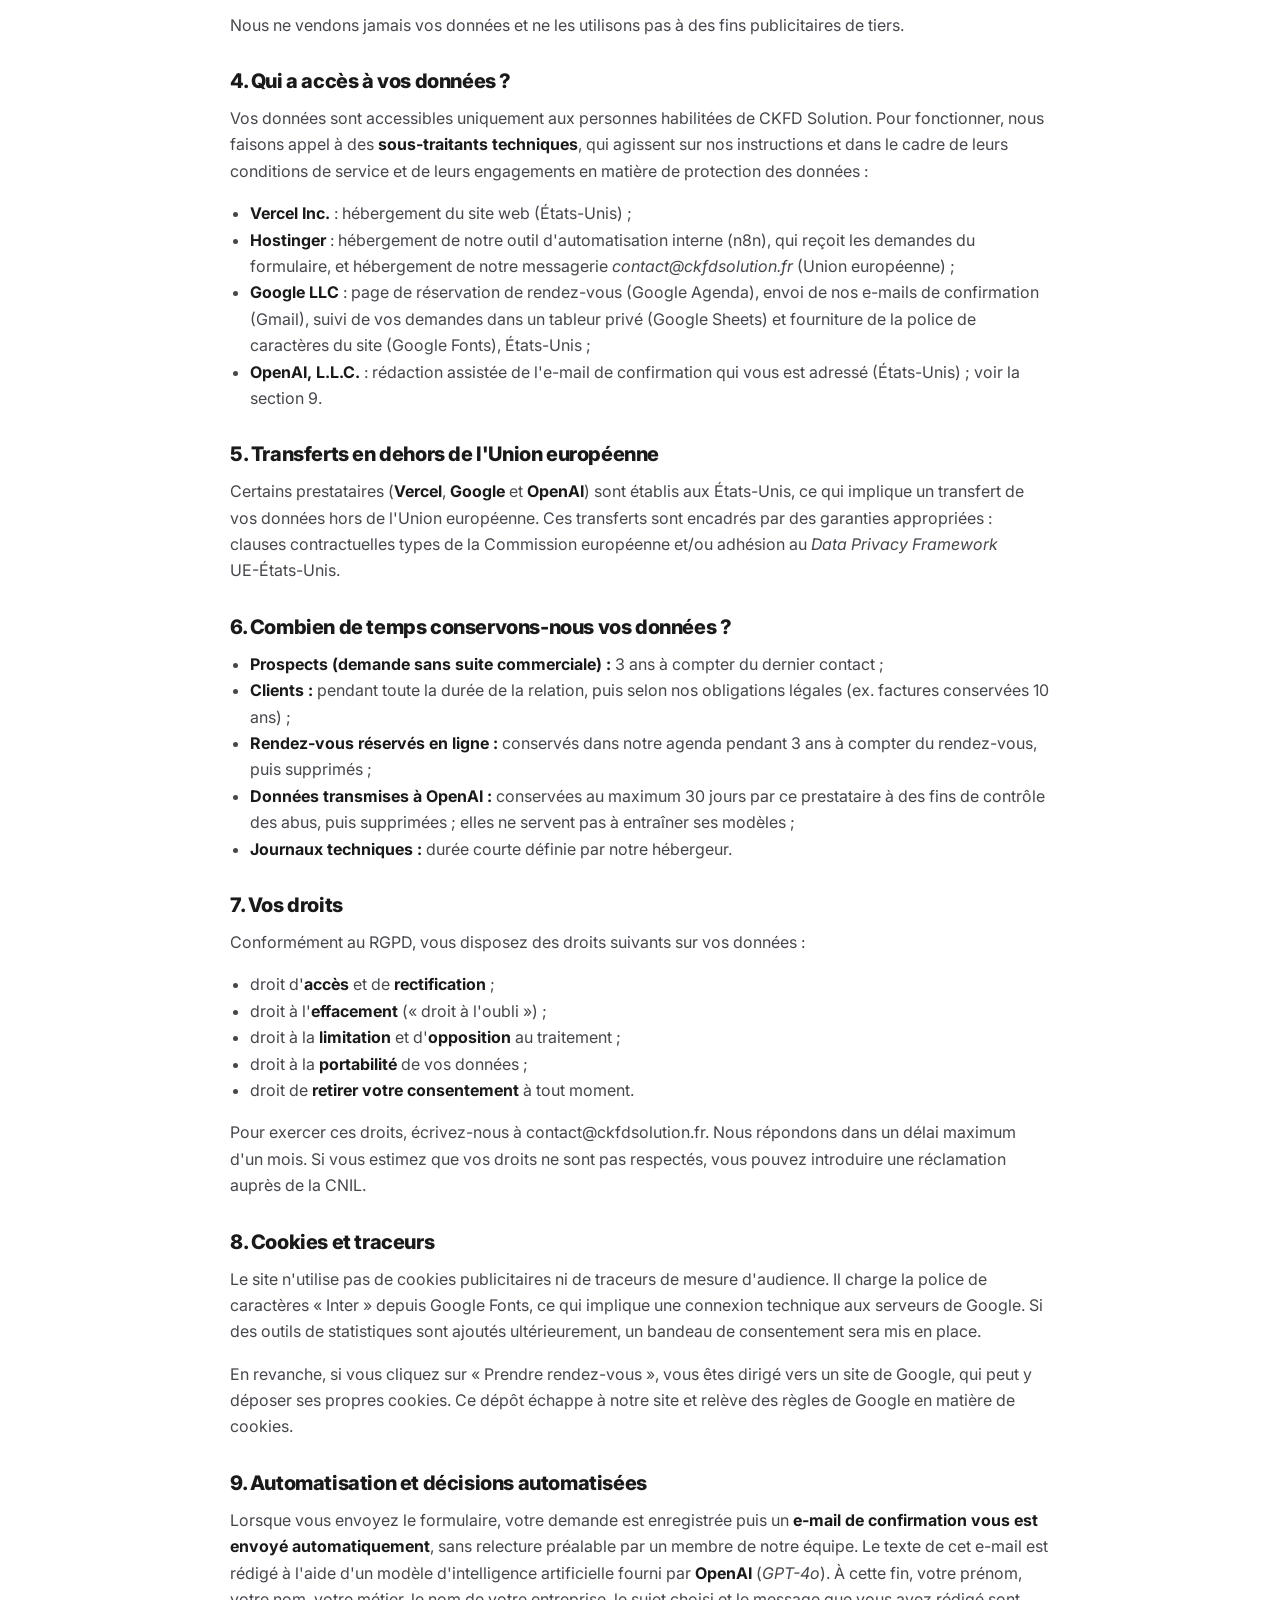
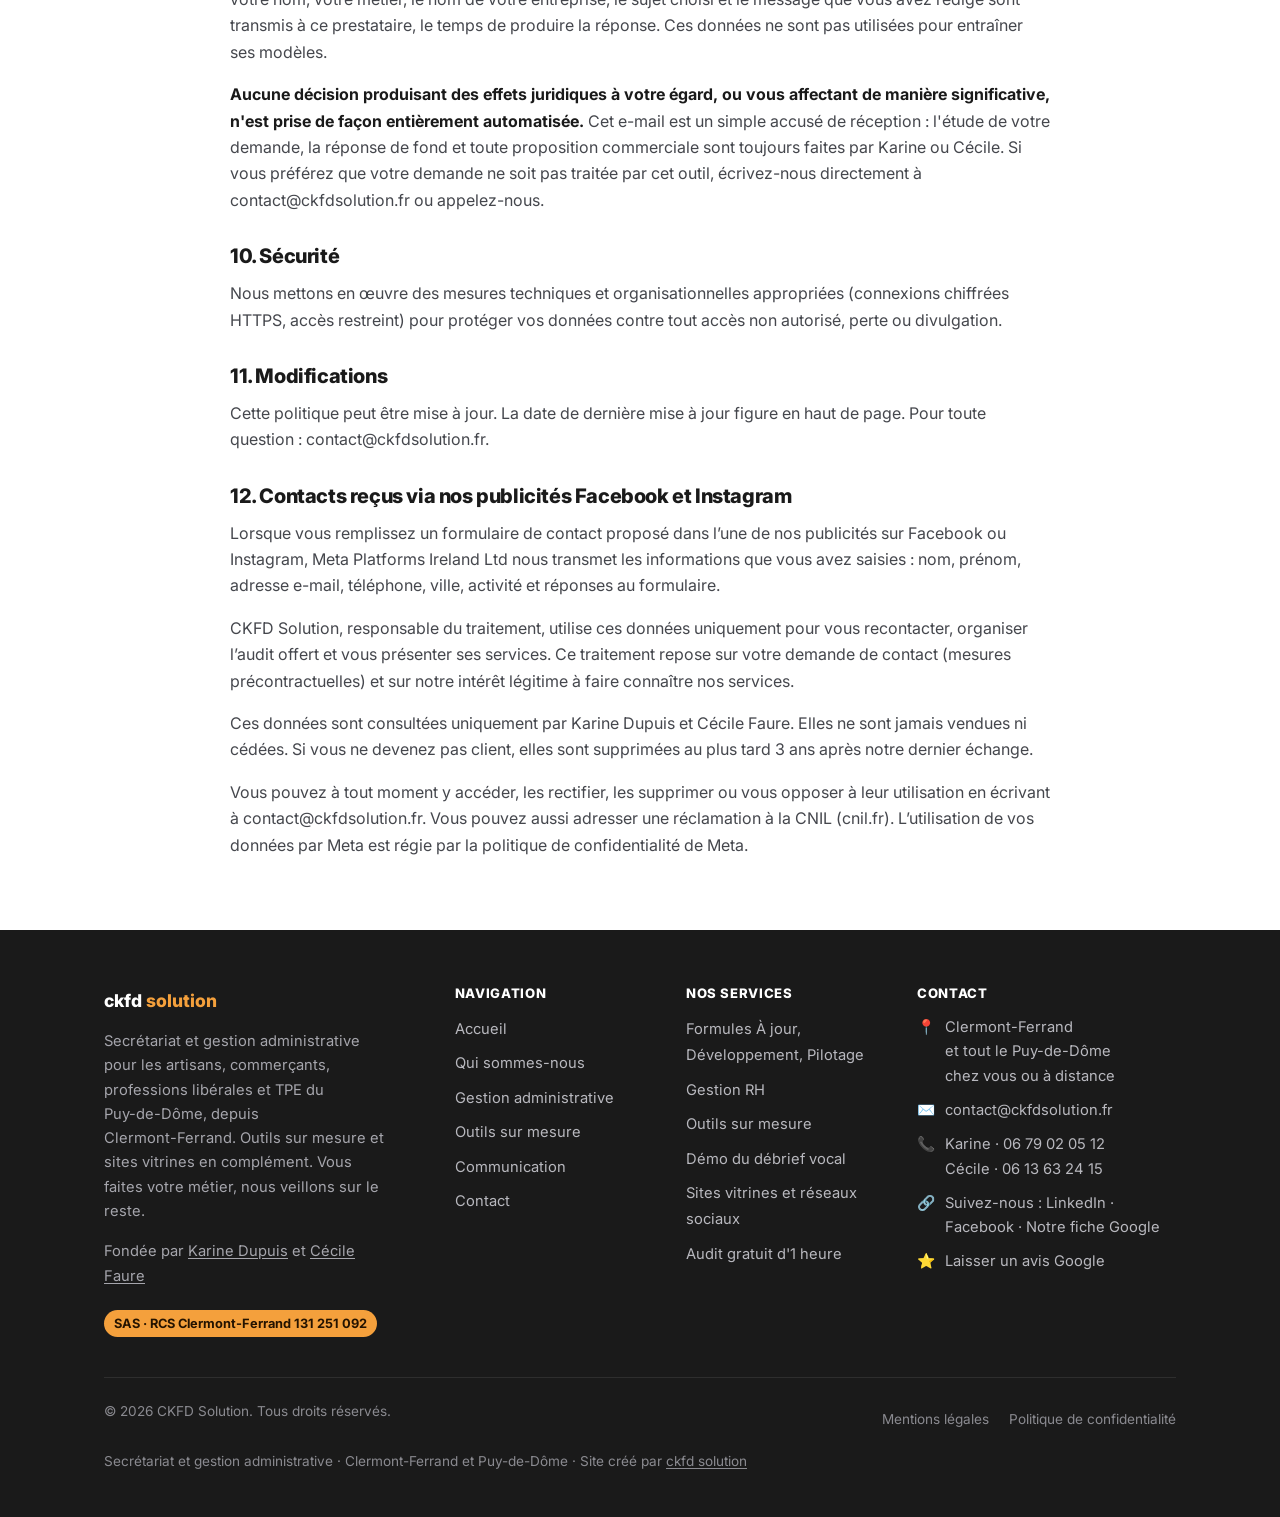
<file: politique-confidentialite.html>
<!DOCTYPE html>
<html lang="fr">
<head>
  <meta charset="UTF-8">
  <meta name="viewport" content="width=device-width, initial-scale=1.0">
  <title>Politique de confidentialité · CKFD Solution</title>
  <meta name="description" content="Politique de confidentialité de CKFD Solution : quelles données nous collectons, pourquoi, combien de temps, et comment exercer vos droits (RGPD).">
  <link rel="canonical" href="https://www.ckfdsolution.fr/politique-confidentialite.html">
  <meta property="og:type" content="website">
  <meta property="og:site_name" content="CKFD Solution">
  <meta property="og:locale" content="fr_FR">
  <meta property="og:title" content="Politique de confidentialité · CKFD Solution">
  <meta property="og:description" content="Politique de confidentialité de CKFD Solution : quelles données nous collectons, pourquoi, combien de temps, et comment exercer vos droits (RGPD).">
  <meta property="og:url" content="https://www.ckfdsolution.fr/politique-confidentialite.html">
  <meta property="og:image" content="https://www.ckfdsolution.fr/assets/karine-cecile.jpg">
  <meta property="og:image:width" content="1600">
  <meta property="og:image:height" content="737">
  <meta property="og:image:alt" content="Karine Dupuis et Cécile Faure, fondatrices de CKFD Solution">
  <meta name="twitter:card" content="summary_large_image">
  <link rel="icon" href="/assets/favicon-48.png" sizes="48x48" type="image/png">
  <link rel="apple-touch-icon" href="/assets/apple-touch-icon.png">
  <meta name="robots" content="index, follow">
  <link rel="preconnect" href="https://fonts.googleapis.com">
  <link rel="preconnect" href="https://fonts.gstatic.com" crossorigin>
  <link href="https://fonts.googleapis.com/css2?family=Inter:wght@300;400;500;600;700;800;900&display=swap" rel="stylesheet">
  <link rel="stylesheet" href="styles.css">
</head>
<body>

<!-- ===== NAVBAR ===== -->
<nav class="navbar">
  <div class="container">
    <a href="/" class="navbar-logo">
      <img src="assets/logo-ckfd.png" alt="ckfd solution, secrétariat et gestion administrative à Clermont-Ferrand" width="757" height="424">
    </a>
    <ul class="navbar-nav">
      <li><a href="/">Accueil</a></li>
      <li><a href="qui-sommes-nous.html">Qui sommes-nous</a></li>
      <li><a href="gestion-administrative.html">Gestion administrative</a></li>
      <li><a href="outils.html">Outils sur mesure</a></li>
      <li><a href="communication.html">Communication</a></li>
      <li><a href="contact.html">Contact</a></li>
    </ul>
    <button class="hamburger" id="hamburger" aria-label="Menu">
      <span></span><span></span><span></span>
    </button>
  </div>
</nav>

<div class="mobile-menu" id="mobileMenu">
  <a href="/">Accueil</a>
  <a href="qui-sommes-nous.html">Qui sommes-nous</a>
  <a href="gestion-administrative.html">Gestion administrative</a>
  <a href="outils.html">Outils sur mesure</a>
  <a href="communication.html">Communication</a>
  <a href="contact.html">Contact</a>
</div>

<!-- ===== CONTENU ===== -->
<section class="section-tight" style="padding-top:64px;">
  <div class="container">
    <div class="legal">
      <div class="tag">Confidentialité</div>
      <h1>Politique de confidentialité</h1>
      <p class="updated">Dernière mise à jour : 10 novembre 2026</p>

      <p>
        La présente politique explique comment <strong>CKFD Solution</strong> (« nous ») collecte,
        utilise et protège vos données personnelles lorsque vous utilisez le site
        <strong>ckfdsolution.fr</strong>, que vous nous contactiez via notre
        <strong>formulaire de contact</strong> ou via notre <strong>page de réservation de <span class="nowrap">rendez-vous</span> en ligne</strong>.
        Nous nous engageons à traiter vos données dans le respect du Règlement général sur la
        protection des données (RGPD) et de la loi « Informatique et Libertés ».
      </p>

      <h2>1. Responsable du traitement</h2>
      <p>
        Le responsable du traitement est CKFD Solution.<br>
        <strong>Forme juridique :</strong> SAS au capital de 1 200 €, RCS <span class="nowrap">Clermont-Ferrand</span> 131 251 092<br>
        <strong>Adresse :</strong> 34 rue du Clos Four, 63100 <span class="nowrap">Clermont-Ferrand</span>, France<br>
        <strong>Contact pour toute question relative aux données :</strong>
        <a href="mailto:contact@ckfdsolution.fr">contact@ckfdsolution.fr</a>
      </p>

      <h2>2. Quelles données <span class="nowrap">collectons-nous</span> ?</h2>
      <p><strong>a) Lorsque vous remplissez notre formulaire de contact :</strong></p>
      <ul>
        <li><strong>Données d'identification :</strong> prénom, nom, adresse <span class="nowrap">e-mail</span> et numéro de téléphone (obligatoires) ;</li>
        <li><strong>Données professionnelles :</strong> votre métier (obligatoire) et le nom de votre entreprise (facultatif) ;</li>
        <li><strong>Contenu de votre demande :</strong> sujet sélectionné et message libre que vous rédigez ;</li>
        <li><strong>Preuve de consentement :</strong> date et heure de validation de la case de consentement.</li>
      </ul>

      <p><strong>b) Lorsque vous réservez un <span class="nowrap">rendez-vous</span> en ligne :</strong></p>
      <p>
        Le bouton « Prendre <span class="nowrap">rendez-vous</span> » vous dirige vers une <strong>page de réservation hébergée par
        Google</strong> (fonction « Prise de <span class="nowrap">rendez-vous</span> » de Google Agenda). Cette page recueille :
      </p>
      <ul>
        <li>vos <strong>prénom, nom et adresse <span class="nowrap">e-mail</span></strong> (champs requis par Google) ;</li>
        <li>votre <strong>numéro de téléphone</strong> (obligatoire) ;</li>
        <li>votre <strong>métier</strong> (obligatoire) ;</li>
        <li>le <strong>nom de votre entreprise</strong> (facultatif) ;</li>
        <li>la <strong>date et l'heure</strong> du créneau que vous choisissez.</li>
      </ul>
      <p>
        Ces informations nous sont transmises et servent uniquement à organiser et à tenir ce <span class="nowrap">rendez-vous</span>.
      </p>
      <p>
        Dès lors que vous quittez notre site pour cette page de réservation, le traitement réalisé par Google
        relève également de la
        <a href="https://policies.google.com/privacy" target="_blank" rel="noopener">politique de confidentialité de Google</a>.
        Vous n'êtes jamais obligé de passer par cet outil : vous pouvez tout aussi bien nous écrire par
        <span class="nowrap">e-mail</span> ou nous appeler.
      </p>

      <p><strong>c) Lors de votre navigation :</strong></p>
      <p>
        Des <strong>données techniques</strong> (adresse IP, type de navigateur, journaux de connexion)
        peuvent être traitées par notre hébergeur à des fins de sécurité et de bon fonctionnement du site.
      </p>

      <h2>3. Pourquoi et sur quelle base légale ?</h2>
      <ul>
        <li>
          <strong>Répondre à votre demande et préparer un éventuel audit gratuit / devis</strong>.
          Base légale : votre <strong>consentement</strong> (case à cocher) et l'exécution de mesures
          précontractuelles prises à votre demande.
        </li>
        <li>
          <strong>Organiser et tenir le <span class="nowrap">rendez-vous</span> que vous réservez en ligne</strong>.
          Base légale : l'<strong>exécution de mesures précontractuelles</strong> prises à votre demande.
        </li>
        <li>
          <strong>Assurer la sécurité et le fonctionnement du site</strong>.
          Base légale : notre <strong>intérêt légitime</strong> à protéger notre infrastructure.
        </li>
        <li>
          <strong>Vous recontacter ultérieurement à propos de nos services</strong> (le cas échéant).
          Base légale : votre <strong>consentement</strong>, que vous pouvez retirer à tout moment.
        </li>
      </ul>
      <p>Nous ne vendons jamais vos données et ne les utilisons pas à des fins publicitaires de tiers.</p>

      <h2>4. Qui a accès à vos données ?</h2>
      <p>
        Vos données sont accessibles uniquement aux personnes habilitées de CKFD Solution.
        Pour fonctionner, nous faisons appel à des <strong><span class="nowrap">sous-traitants</span> techniques</strong>, qui agissent
        sur nos instructions et dans le cadre de leurs conditions de service et de leurs engagements
        en matière de protection des données :
      </p>
      <ul>
        <li><strong>Vercel Inc.</strong> : hébergement du site web (<span class="nowrap">États-Unis</span>) ;</li>
        <li><strong>Hostinger</strong> : hébergement de notre outil d'automatisation interne (n8n), qui reçoit les demandes du formulaire, et hébergement de notre messagerie <em>contact@ckfdsolution.fr</em> (Union européenne) ;</li>
        <li><strong>Google LLC</strong> : page de réservation de <span class="nowrap">rendez-vous</span> (Google Agenda), envoi de nos <span class="nowrap">e-mails</span> de confirmation (Gmail), suivi de vos demandes dans un tableur privé (Google Sheets) et fourniture de la police de caractères du site (Google Fonts), <span class="nowrap">États-Unis</span> ;</li>
        <li><strong>OpenAI, L.L.C.</strong> : rédaction assistée de <span class="nowrap">l'e-mail</span> de confirmation qui vous est adressé (<span class="nowrap">États-Unis</span>) ; voir la section 9.</li>
      </ul>

      <h2>5. Transferts en dehors de l'Union européenne</h2>
      <p>
        Certains prestataires (<strong>Vercel</strong>, <strong>Google</strong> et <strong>OpenAI</strong>)
        sont établis aux <span class="nowrap">États-Unis</span>, ce qui implique un transfert de vos données hors de l'Union européenne.
        Ces transferts sont encadrés par des garanties appropriées : clauses contractuelles types de la
        Commission européenne et/ou adhésion au <em>Data Privacy Framework</em> <span class="nowrap">UE-États-Unis</span>.
      </p>

      <h2>6. Combien de temps <span class="nowrap">conservons-nous</span> vos données ?</h2>
      <ul>
        <li><strong>Prospects (demande sans suite commerciale) :</strong> 3 ans à compter du dernier contact ;</li>
        <li><strong>Clients :</strong> pendant toute la durée de la relation, puis selon nos obligations légales (ex. factures conservées 10 ans) ;</li>
        <li><strong><span class="nowrap">Rendez-vous</span> réservés en ligne :</strong> conservés dans notre agenda pendant 3 ans à compter du <span class="nowrap">rendez-vous</span>, puis supprimés ;</li>
        <li><strong>Données transmises à OpenAI :</strong> conservées au maximum 30 jours par ce prestataire à des fins de contrôle des abus, puis supprimées ; elles ne servent pas à entraîner ses modèles ;</li>
        <li><strong>Journaux techniques :</strong> durée courte définie par notre hébergeur.</li>
      </ul>

      <h2>7. Vos droits</h2>
      <p>Conformément au RGPD, vous disposez des droits suivants sur vos données :</p>
      <ul>
        <li>droit d'<strong>accès</strong> et de <strong>rectification</strong> ;</li>
        <li>droit à l'<strong>effacement</strong> (« droit à l'oubli ») ;</li>
        <li>droit à la <strong>limitation</strong> et d'<strong>opposition</strong> au traitement ;</li>
        <li>droit à la <strong>portabilité</strong> de vos données ;</li>
        <li>droit de <strong>retirer votre consentement</strong> à tout moment.</li>
      </ul>
      <p>
        Pour exercer ces droits, <span class="nowrap">écrivez-nous</span> à
        <a href="mailto:contact@ckfdsolution.fr">contact@ckfdsolution.fr</a>.
        Nous répondons dans un délai maximum d'un mois. Si vous estimez que vos droits ne sont pas
        respectés, vous pouvez introduire une réclamation auprès de la
        <a href="https://www.cnil.fr/fr/plaintes" target="_blank" rel="noopener">CNIL</a>.
      </p>

      <h2>8. Cookies et traceurs</h2>
      <p>
        Le site n'utilise pas de cookies publicitaires ni de traceurs de mesure d'audience.
        Il charge la police de caractères « Inter » depuis Google Fonts, ce qui implique une
        connexion technique aux serveurs de Google. Si des outils de statistiques sont ajoutés
        ultérieurement, un bandeau de consentement sera mis en place.
      </p>
      <p>
        En revanche, si vous cliquez sur « Prendre <span class="nowrap">rendez-vous</span> », vous êtes dirigé vers un site de Google,
        qui peut y déposer ses propres cookies. Ce dépôt échappe à notre site et relève des
        <a href="https://policies.google.com/technologies/cookies" target="_blank" rel="noopener">règles de Google en matière de cookies</a>.
      </p>

      <h2>9. Automatisation et décisions automatisées</h2>
      <p>
        Lorsque vous envoyez le formulaire, votre demande est enregistrée puis un <strong><span class="nowrap">e-mail</span> de
        confirmation vous est envoyé automatiquement</strong>, sans relecture préalable par un membre de
        notre équipe. Le texte de cet <span class="nowrap">e-mail</span> est rédigé à l'aide d'un modèle d'intelligence artificielle
        fourni par <strong>OpenAI</strong> (<em><span class="nowrap">GPT-4o</span></em>). À cette fin, votre prénom, votre nom, votre métier,
        le nom de votre entreprise, le sujet choisi et le message que vous avez rédigé sont transmis à ce
        prestataire, le temps de produire la réponse. Ces données ne sont pas utilisées pour entraîner
        ses modèles.
      </p>
      <p>
        <strong>Aucune décision produisant des effets juridiques à votre égard, ou vous affectant de manière
        significative, n'est prise de façon entièrement automatisée.</strong> Cet <span class="nowrap">e-mail</span> est un simple accusé
        de réception : l'étude de votre demande, la réponse de fond et toute proposition commerciale sont
        toujours faites par Karine ou Cécile. Si vous préférez que votre demande ne soit pas traitée par cet
        outil, <span class="nowrap">écrivez-nous</span> directement à
        <a href="mailto:contact@ckfdsolution.fr">contact@ckfdsolution.fr</a> ou <span class="nowrap">appelez-nous</span>.
      </p>

      <h2>10. Sécurité</h2>
      <p>
        Nous mettons en œuvre des mesures techniques et organisationnelles appropriées (connexions
        chiffrées HTTPS, accès restreint) pour protéger vos données contre tout accès non autorisé,
        perte ou divulgation.
      </p>

      <h2>11. Modifications</h2>
      <p>
        Cette politique peut être mise à jour. La date de dernière mise à jour figure en haut de page.
        Pour toute question : <a href="mailto:contact@ckfdsolution.fr">contact@ckfdsolution.fr</a>.
      </p>

      <h2>12. Contacts reçus via nos publicités Facebook et Instagram</h2>
      <p>
        Lorsque vous remplissez un formulaire de contact proposé dans l’une de nos publicités sur Facebook
        ou Instagram, Meta Platforms Ireland Ltd nous transmet les informations que vous avez saisies : nom,
        prénom, adresse <span class="nowrap">e-mail</span>, téléphone, ville, activité et réponses au formulaire.
      </p>
      <p>
        CKFD Solution, responsable du traitement, utilise ces données uniquement pour vous recontacter,
        organiser l’audit offert et vous présenter ses services. Ce traitement repose sur votre demande de
        contact (mesures précontractuelles) et sur notre intérêt légitime à faire connaître nos services.
      </p>
      <p>
        Ces données sont consultées uniquement par Karine Dupuis et Cécile Faure. Elles ne sont jamais vendues
        ni cédées. Si vous ne devenez pas client, elles sont supprimées au plus tard 3 ans après notre dernier
        échange.
      </p>
      <p>
        Vous pouvez à tout moment y accéder, les rectifier, les supprimer ou vous opposer à leur utilisation en
        écrivant à <a href="mailto:contact@ckfdsolution.fr">contact@ckfdsolution.fr</a>. Vous pouvez aussi
        adresser une réclamation à la <a href="https://www.cnil.fr" target="_blank" rel="noopener">CNIL</a> (cnil.fr).
        L’utilisation de vos données par Meta est régie par la
        <a href="https://www.facebook.com/privacy/policy/" target="_blank" rel="noopener">politique de confidentialité de Meta</a>.
      </p>
    </div>
  </div>
</section>

<!-- ===== FOOTER ===== -->
<footer>
  <div class="container">
    <div class="footer-grid">
      <div class="footer-brand">
        <div class="footer-logo">
          <span class="logo-name">ckfd <span>solution</span></span>
        </div>
        <p class="footer-description">
          Secrétariat et gestion administrative pour les artisans, commerçants, professions libérales
          et TPE du <span class="nowrap">Puy-de-Dôme</span>, depuis <span class="nowrap">Clermont-Ferrand</span>. Outils sur mesure et sites vitrines en complément.
          Vous faites votre métier, nous veillons sur le reste.
        </p>
        <p class="footer-description">Fondée par <a href="https://www.linkedin.com/in/karinedupuis-ckfd" target="_blank" rel="noopener">Karine Dupuis</a> et <a href="https://www.linkedin.com/in/cecilefaureckfd" target="_blank" rel="noopener">Cécile Faure</a></p>
        <span class="footer-immat">SAS · RCS Clermont-Ferrand 131 251 092</span>
      </div>
      <div class="footer-col">
        <h4>Navigation</h4>
        <ul>
          <li><a href="/">Accueil</a></li>
          <li><a href="qui-sommes-nous.html">Qui sommes-nous</a></li>
          <li><a href="gestion-administrative.html">Gestion administrative</a></li>
          <li><a href="outils.html">Outils sur mesure</a></li>
          <li><a href="communication.html">Communication</a></li>
          <li><a href="contact.html">Contact</a></li>
        </ul>
      </div>
      <div class="footer-col">
        <h4>Nos services</h4>
        <ul>
          <li><a href="gestion-administrative.html#formules">Formules À jour, Développement, Pilotage</a></li>
          <li><a href="gestion-administrative.html#rh">Gestion RH</a></li>
          <li><a href="outils.html">Outils sur mesure</a></li>
          <li><a href="outils.html#demo">Démo du débrief vocal</a></li>
          <li><a href="communication.html">Sites vitrines et réseaux sociaux</a></li>
          <li><a href="contact.html">Audit gratuit d'1 heure</a></li>
        </ul>
      </div>
      <div class="footer-col">
        <h4>Contact</h4>
        <div class="footer-contact-item">📍 <span><span class="nowrap">Clermont-Ferrand</span><br>et tout le <span class="nowrap">Puy-de-Dôme</span><br>chez vous ou à distance</span></div>
        <div class="footer-contact-item">✉️ <a href="mailto:contact@ckfdsolution.fr">contact@ckfdsolution.fr</a></div>
        <div class="footer-contact-item">📞 <span>Karine · <a href="tel:+33679020512">06 79 02 05 12</a><br>Cécile · <a href="tel:+33613632415">06 13 63 24 15</a></span></div>
        <div class="footer-contact-item">🔗 <span>Suivez-nous : <a href="https://www.linkedin.com/company/ckfdsolution/" target="_blank" rel="noopener">LinkedIn</a> · <a href="https://www.facebook.com/profile.php?id=61590576364913" target="_blank" rel="noopener">Facebook</a> · <a href="https://www.google.com/maps?cid=9878234616360781714" target="_blank" rel="noopener">Notre fiche Google</a></span></div>
        <div class="footer-contact-item">⭐ <a href="https://g.page/r/CZLHJuQLihaJEBM/review" target="_blank" rel="noopener">Laisser un avis Google</a></div>
      </div>
    </div>
    <div class="footer-bottom">
      <p>© 2026 CKFD Solution. Tous droits réservés.</p>
      <div class="footer-legal">
        <a href="mentions-legales.html">Mentions légales</a>
        <a href="politique-confidentialite.html">Politique de confidentialité</a>
      </div>
      <p>Secrétariat et gestion administrative · <span class="nowrap">Clermont-Ferrand</span> et <span class="nowrap">Puy-de-Dôme</span> · Site créé par <a href="communication.html" rel="nofollow">ckfd solution</a></p>
    </div>
  </div>
</footer>

<script src="script.js"></script>
</body>
</html>
</file>
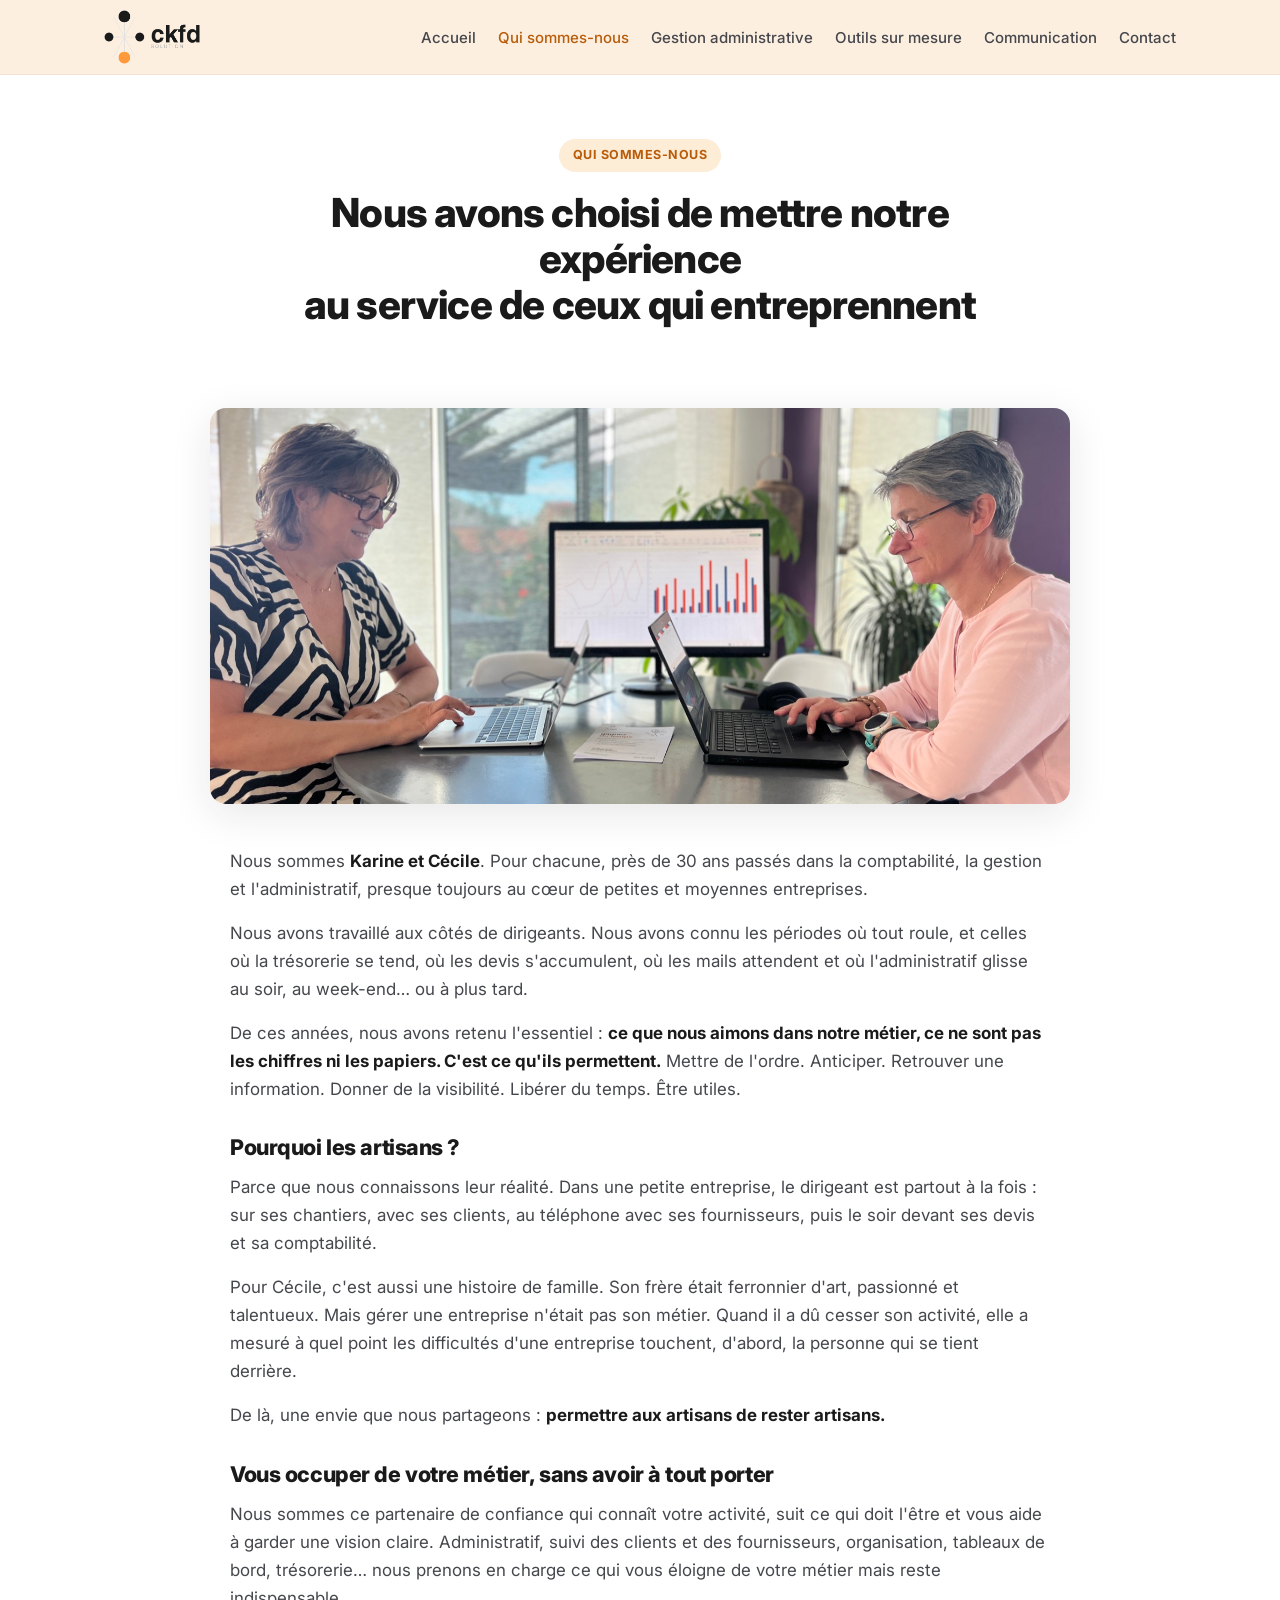
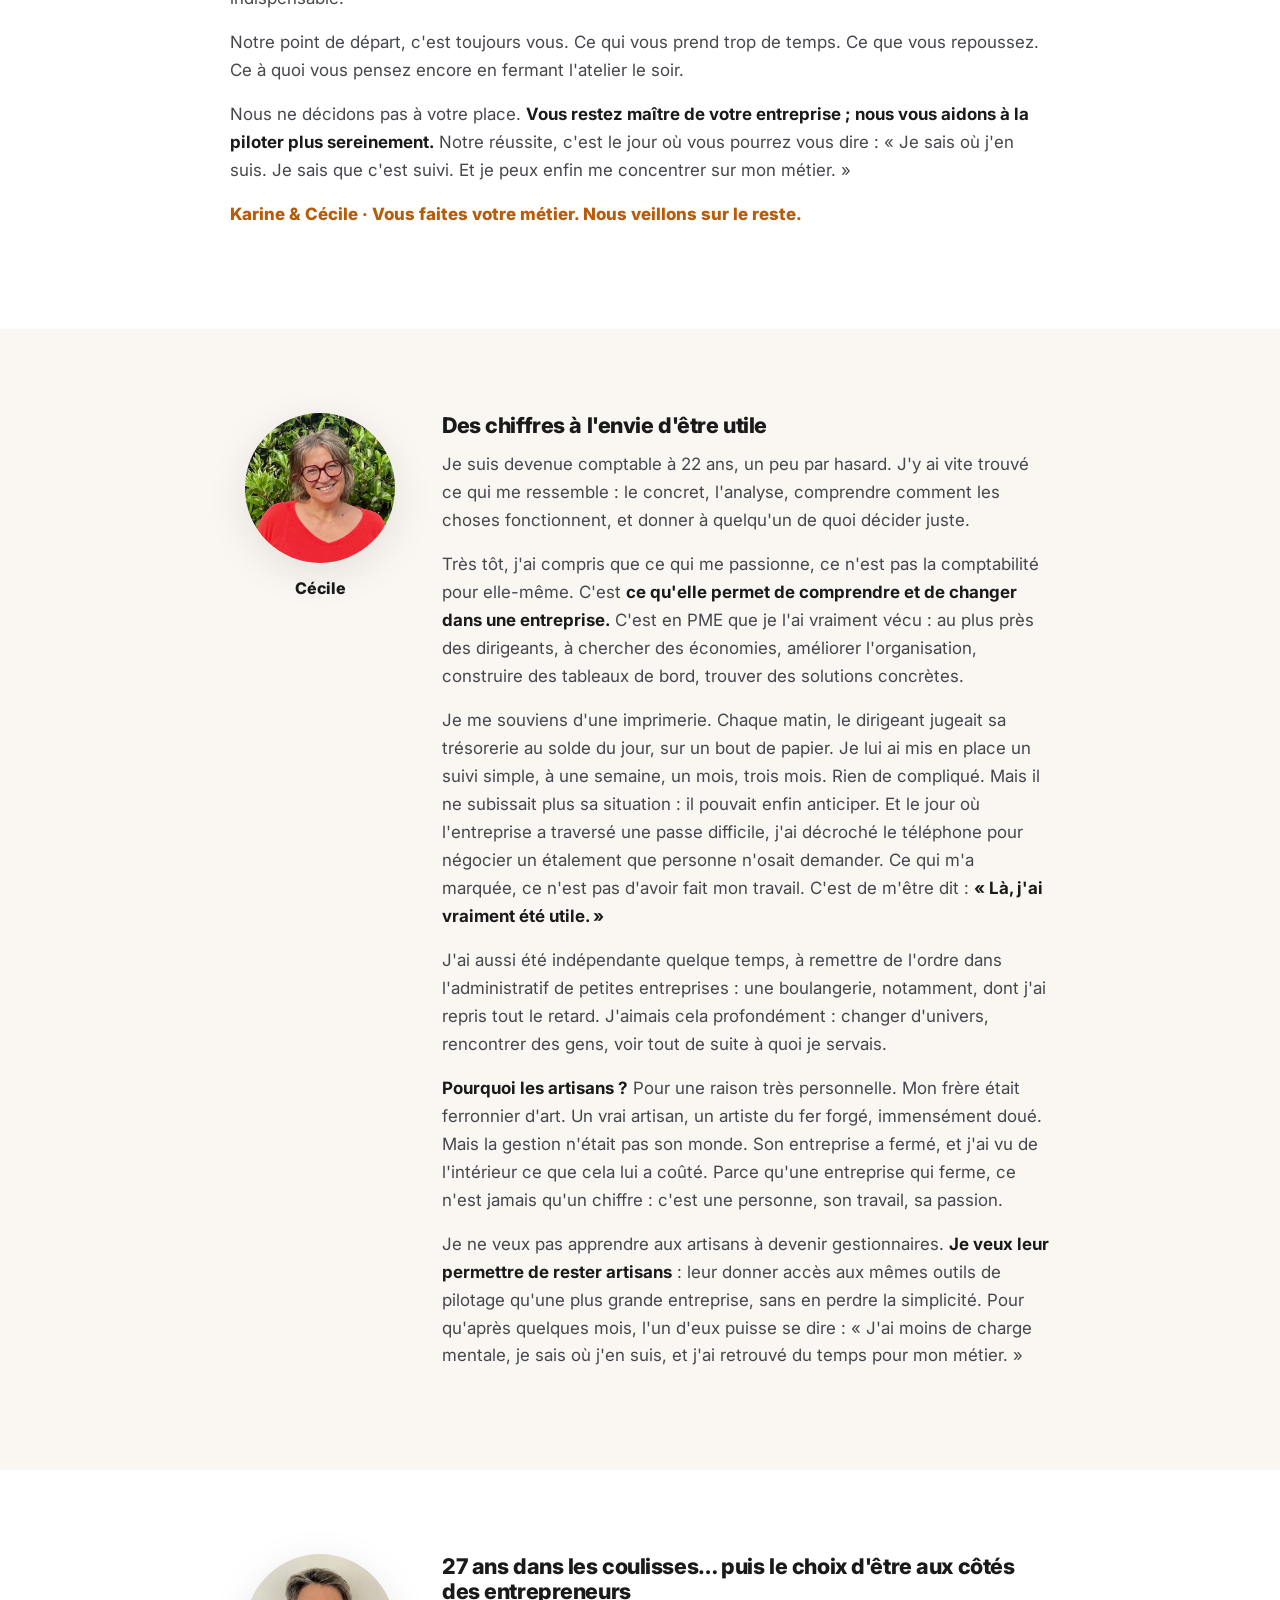
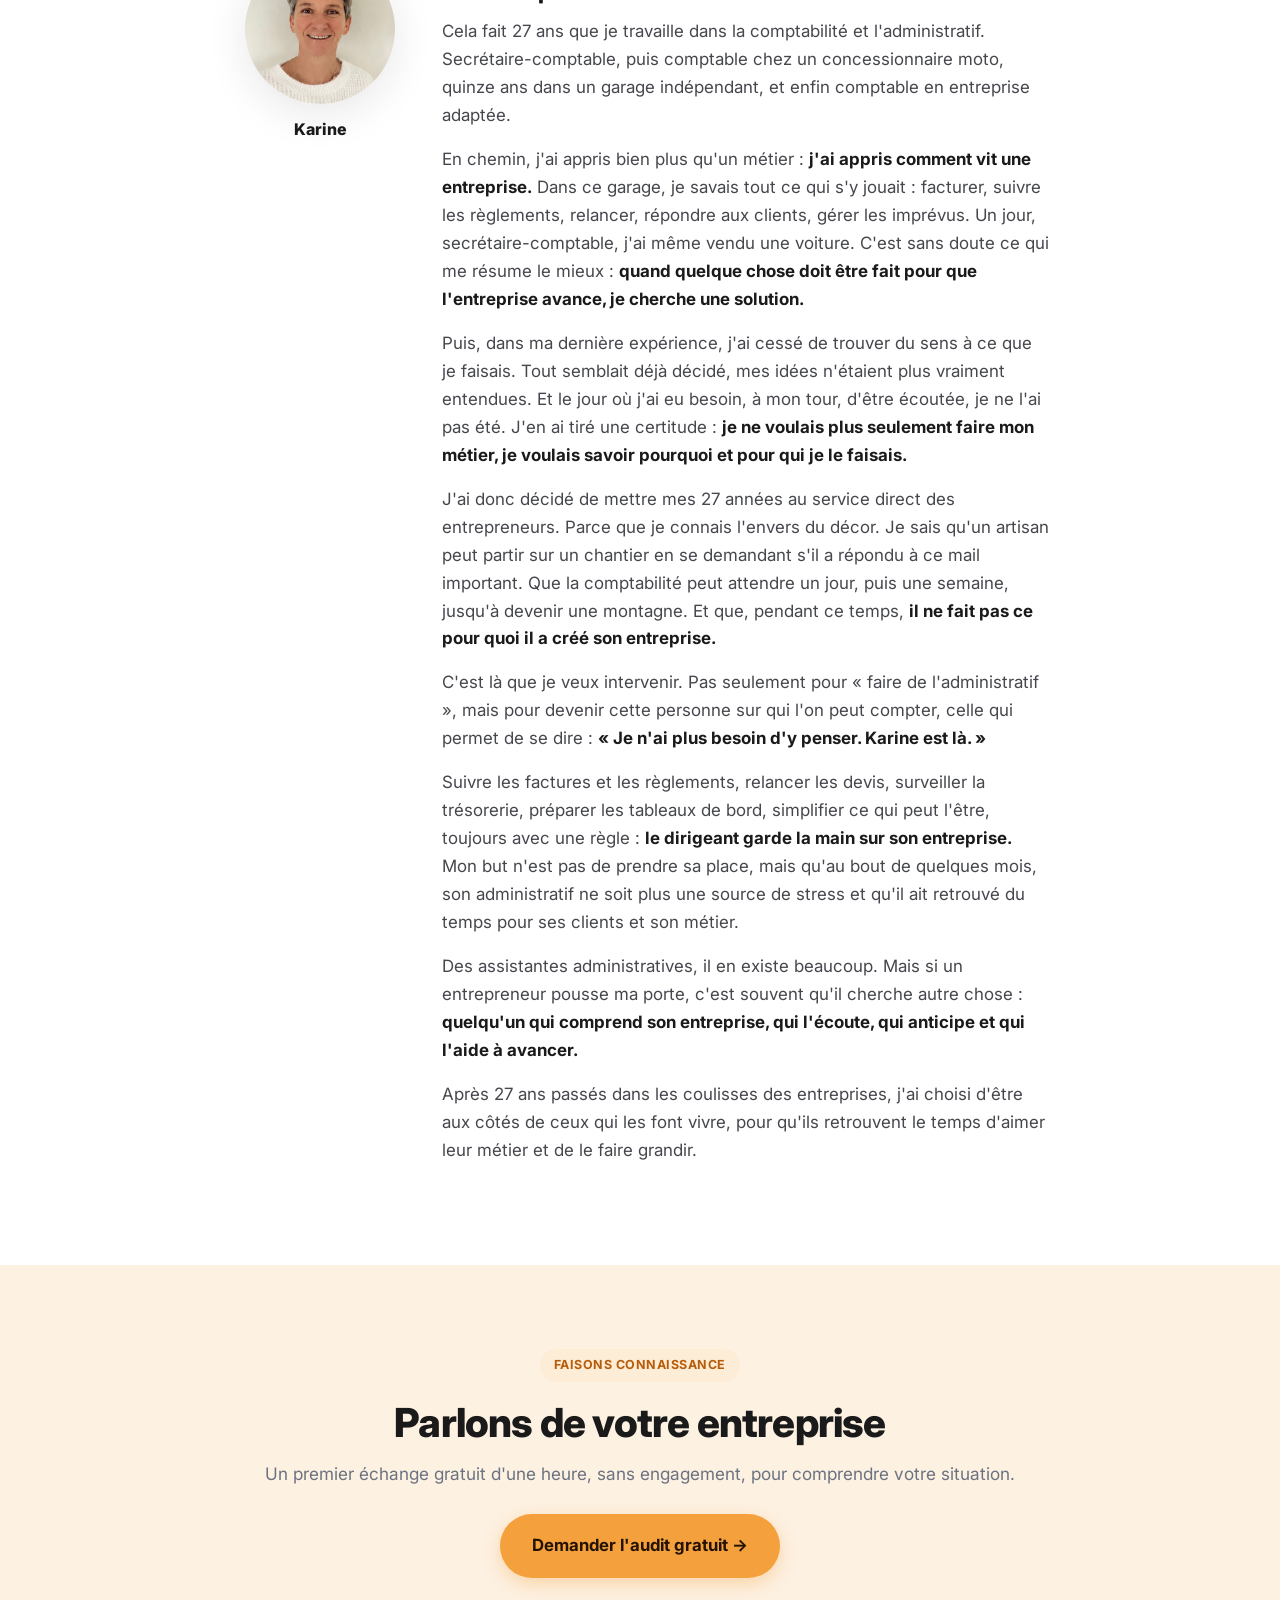
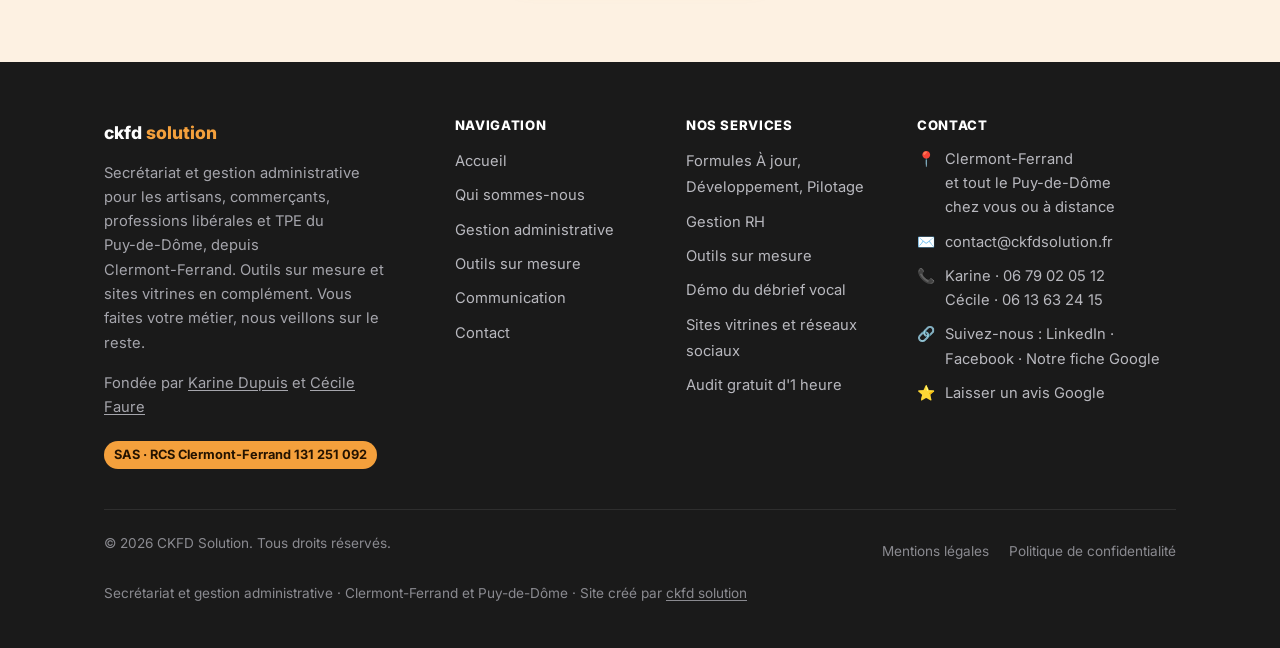
<file: qui-sommes-nous.html>
<!DOCTYPE html>
<html lang="fr">
<head>
  <meta charset="UTF-8">
  <meta name="viewport" content="width=device-width, initial-scale=1.0">
  <title>Qui sommes-nous · Karine &amp; Cécile · CKFD Solution</title>
  <meta name="description" content="Karine et Cécile, près de 30 ans d'expérience chacune en gestion et administratif au service des artisans et TPE du Puy-de-Dôme. Notre histoire, notre conviction.">
  <link rel="canonical" href="https://www.ckfdsolution.fr/qui-sommes-nous.html">
  <meta property="og:type" content="website">
  <meta property="og:site_name" content="CKFD Solution">
  <meta property="og:locale" content="fr_FR">
  <meta property="og:title" content="Qui sommes-nous · Karine &amp; Cécile · CKFD Solution">
  <meta property="og:description" content="Karine et Cécile, près de 30 ans d'expérience chacune en gestion et administratif au service des artisans et TPE du Puy-de-Dôme. Notre histoire, notre conviction.">
  <meta property="og:url" content="https://www.ckfdsolution.fr/qui-sommes-nous.html">
  <meta property="og:image" content="https://www.ckfdsolution.fr/assets/karine-cecile.jpg">
  <meta property="og:image:width" content="1600">
  <meta property="og:image:height" content="737">
  <meta property="og:image:alt" content="Karine Dupuis et Cécile Faure, fondatrices de CKFD Solution">
  <meta name="twitter:card" content="summary_large_image">
  <link rel="icon" href="/assets/favicon-48.png" sizes="48x48" type="image/png">
  <link rel="apple-touch-icon" href="/assets/apple-touch-icon.png">
  <link rel="preconnect" href="https://fonts.googleapis.com">
  <link rel="preconnect" href="https://fonts.gstatic.com" crossorigin>
  <link href="https://fonts.googleapis.com/css2?family=Inter:wght@300;400;500;600;700;800;900&display=swap" rel="stylesheet">
  <link rel="stylesheet" href="styles.css">
</head>
<body>

<!-- ===== NAVBAR ===== -->
<nav class="navbar">
  <div class="container">
    <a href="/" class="navbar-logo">
      <img src="assets/logo-ckfd.png" alt="ckfd solution, secrétariat et gestion administrative à Clermont-Ferrand" width="757" height="424">
    </a>
    <ul class="navbar-nav">
      <li><a href="/">Accueil</a></li>
      <li><a href="qui-sommes-nous.html" class="active">Qui sommes-nous</a></li>
      <li><a href="gestion-administrative.html">Gestion administrative</a></li>
      <li><a href="outils.html">Outils sur mesure</a></li>
      <li><a href="communication.html">Communication</a></li>
      <li><a href="contact.html">Contact</a></li>
    </ul>
    <button class="hamburger" id="hamburger" aria-label="Menu">
      <span></span><span></span><span></span>
    </button>
  </div>
</nav>

<div class="mobile-menu" id="mobileMenu">
  <a href="/">Accueil</a>
  <a href="qui-sommes-nous.html">Qui sommes-nous</a>
  <a href="gestion-administrative.html">Gestion administrative</a>
  <a href="outils.html">Outils sur mesure</a>
  <a href="communication.html">Communication</a>
  <a href="contact.html">Contact</a>
</div>

<!-- ===== EN-TÊTE ===== -->
<section class="section-tight" style="padding-top:64px;">
  <div class="container">
    <div class="section-head" style="margin-bottom:0;">
      <div class="tag">Qui <span class="nowrap">sommes-nous</span></div>
      <h1 class="section-title">Nous avons choisi de mettre notre expérience<br>au service de ceux qui entreprennent</h1>
    </div>
  </div>
</section>

<!-- ===== STORYTELLING COMMUN ===== -->
<section style="padding-top:24px;">
  <div class="container">
    <img src="assets/karine-cecile.jpg" alt="Karine Dupuis et Cécile Faure, CKFD Solution, gestion administrative dans le Puy-de-Dôme" class="story-photo">
    <div class="story reveal">
      <p>Nous sommes <span class="emph">Karine et Cécile</span>. Pour chacune, près de 30 ans passés dans la
        comptabilité, la gestion et l'administratif, presque toujours au cœur de petites et moyennes entreprises.</p>

      <p>Nous avons travaillé aux côtés de dirigeants. Nous avons connu les périodes où tout roule, et celles
        où la trésorerie se tend, où les devis s'accumulent, où les mails attendent et où l'administratif
        glisse au soir, au <span class="nowrap">week-end</span>… ou à plus tard.</p>

      <p>De ces années, nous avons retenu l'essentiel : <span class="emph">ce que nous aimons dans notre métier,
        ce ne sont pas les chiffres ni les papiers. C'est ce qu'ils permettent.</span> Mettre de l'ordre.
        Anticiper. Retrouver une information. Donner de la visibilité. Libérer du temps. Être utiles.</p>

      <h3 style="margin-top:32px;">Pourquoi les artisans ?</h3>
      <p>Parce que nous connaissons leur réalité. Dans une petite entreprise, le dirigeant est partout à la fois :
        sur ses chantiers, avec ses clients, au téléphone avec ses fournisseurs, puis le soir devant ses devis
        et sa comptabilité.</p>

      <p>Pour Cécile, c'est aussi une histoire de famille. Son frère était ferronnier d'art, passionné et talentueux.
        Mais gérer une entreprise n'était pas son métier. Quand il a dû cesser son activité, elle a mesuré à quel
        point les difficultés d'une entreprise touchent, d'abord, la personne qui se tient derrière.</p>

      <p>De là, une envie que nous partageons : <span class="emph">permettre aux artisans de rester artisans.</span></p>

      <h3 style="margin-top:32px;">Vous occuper de votre métier, sans avoir à tout porter</h3>
      <p>Nous sommes ce partenaire de confiance qui connaît votre activité, suit ce qui doit l'être et vous aide
        à garder une vision claire. Administratif, suivi des clients et des fournisseurs, organisation, tableaux
        de bord, trésorerie… nous prenons en charge ce qui vous éloigne de votre métier mais reste indispensable.</p>

      <p>Notre point de départ, c'est toujours vous. Ce qui vous prend trop de temps. Ce que vous repoussez.
        Ce à quoi vous pensez encore en fermant l'atelier le soir.</p>

      <p>Nous ne décidons pas à votre place. <span class="emph">Vous restez maître de votre entreprise ;
        nous vous aidons à la piloter plus sereinement.</span> Notre réussite, c'est le jour où vous pourrez
        vous dire : « Je sais où j'en suis. Je sais que c'est suivi. Et je peux enfin me concentrer sur mon métier. »</p>

      <p class="story-signature">Karine &amp; Cécile · Vous faites votre métier. Nous veillons sur le reste.</p>
    </div>
  </div>
</section>

<!-- ===== CÉCILE ===== -->
<section class="section-soft">
  <div class="container">
    <div class="story">
      <div class="founder reveal">
        <div class="founder-photo">
          <img src="assets/cecile.jpg" alt="Cécile Faure" class="founder-img">
          <div class="founder-name">Cécile</div>
        </div>
        <div>
          <h3>Des chiffres à l'envie d'être utile</h3>
          <p>Je suis devenue comptable à 22 ans, un peu par hasard. J'y ai vite trouvé ce qui me ressemble :
            le concret, l'analyse, comprendre comment les choses fonctionnent, et donner à quelqu'un de quoi
            décider juste.</p>
          <p>Très tôt, j'ai compris que ce qui me passionne, ce n'est pas la comptabilité pour <span class="nowrap">elle-même</span>.
            C'est <span class="emph">ce qu'elle permet de comprendre et de changer dans une entreprise.</span>
            C'est en PME que je l'ai vraiment vécu : au plus près des dirigeants, à chercher des économies,
            améliorer l'organisation, construire des tableaux de bord, trouver des solutions concrètes.</p>
          <p>Je me souviens d'une imprimerie. Chaque matin, le dirigeant jugeait sa trésorerie au solde du jour,
            sur un bout de papier. Je lui ai mis en place un suivi simple, à une semaine, un mois, trois mois.
            Rien de compliqué. Mais il ne subissait plus sa situation : il pouvait enfin anticiper. Et le jour où
            l'entreprise a traversé une passe difficile, j'ai décroché le téléphone pour négocier un étalement
            que personne n'osait demander. Ce qui m'a marquée, ce n'est pas d'avoir fait mon travail.
            C'est de m'être dit : <span class="emph">« Là, j'ai vraiment été utile. »</span></p>
          <p>J'ai aussi été indépendante quelque temps, à remettre de l'ordre dans l'administratif de petites
            entreprises : une boulangerie, notamment, dont j'ai repris tout le retard. J'aimais cela profondément :
            changer d'univers, rencontrer des gens, voir tout de suite à quoi je servais.</p>
          <p><span class="emph">Pourquoi les artisans ?</span> Pour une raison très personnelle. Mon frère était
            ferronnier d'art. Un vrai artisan, un artiste du fer forgé, immensément doué. Mais la gestion n'était
            pas son monde. Son entreprise a fermé, et j'ai vu de l'intérieur ce que cela lui a coûté. Parce qu'une
            entreprise qui ferme, ce n'est jamais qu'un chiffre : c'est une personne, son travail, sa passion.</p>
          <p>Je ne veux pas apprendre aux artisans à devenir gestionnaires. <span class="emph">Je veux leur permettre
            de rester artisans</span> : leur donner accès aux mêmes outils de pilotage qu'une plus grande entreprise,
            sans en perdre la simplicité. Pour qu'après quelques mois, l'un d'eux puisse se dire : « J'ai moins de
            charge mentale, je sais où j'en suis, et j'ai retrouvé du temps pour mon métier. »</p>
        </div>
      </div>
    </div>
  </div>
</section>

<!-- ===== KARINE ===== -->
<section>
  <div class="container">
    <div class="story">
      <div class="founder reveal">
        <div class="founder-photo">
          <img src="assets/karine.jpg" alt="Karine Dupuis" class="founder-img" style="object-position: center top;">
          <div class="founder-name">Karine</div>
        </div>
        <div>
          <h3>27 ans dans les coulisses… puis le choix d'être aux côtés des entrepreneurs</h3>
          <p>Cela fait 27 ans que je travaille dans la comptabilité et l'administratif. <span class="nowrap">Secrétaire-comptable</span>,
            puis comptable chez un concessionnaire moto, quinze ans dans un garage indépendant, et enfin
            comptable en entreprise adaptée.</p>
          <p>En chemin, j'ai appris bien plus qu'un métier : <span class="emph">j'ai appris comment vit une
            entreprise.</span> Dans ce garage, je savais tout ce qui s'y jouait : facturer, suivre les règlements,
            relancer, répondre aux clients, gérer les imprévus. Un jour, <span class="nowrap">secrétaire-comptable</span>, j'ai même vendu une
            voiture. C'est sans doute ce qui me résume le mieux : <span class="emph">quand quelque chose doit être
            fait pour que l'entreprise avance, je cherche une solution.</span></p>
          <p>Puis, dans ma dernière expérience, j'ai cessé de trouver du sens à ce que je faisais. Tout semblait
            déjà décidé, mes idées n'étaient plus vraiment entendues. Et le jour où j'ai eu besoin, à mon tour,
            d'être écoutée, je ne l'ai pas été. J'en ai tiré une certitude : <span class="emph">je ne voulais plus
            seulement faire mon métier, je voulais savoir pourquoi et pour qui je le faisais.</span></p>
          <p>J'ai donc décidé de mettre mes 27 années au service direct des entrepreneurs. Parce que je connais
            l'envers du décor. Je sais qu'un artisan peut partir sur un chantier en se demandant s'il a répondu à
            ce mail important. Que la comptabilité peut attendre un jour, puis une semaine, jusqu'à devenir une
            montagne. Et que, pendant ce temps, <span class="emph">il ne fait pas ce pour quoi il a créé son
            entreprise.</span></p>
          <p>C'est là que je veux intervenir. Pas seulement pour « faire de l'administratif », mais pour devenir
            cette personne sur qui l'on peut compter, celle qui permet de se dire :
            <span class="emph">« Je n'ai plus besoin d'y penser. Karine est là. »</span></p>
          <p>Suivre les factures et les règlements, relancer les devis, surveiller la trésorerie, préparer les
            tableaux de bord, simplifier ce qui peut l'être, toujours avec une règle : <span class="emph">le
            dirigeant garde la main sur son entreprise.</span> Mon but n'est pas de prendre sa place, mais qu'au
            bout de quelques mois, son administratif ne soit plus une source de stress et qu'il ait retrouvé du
            temps pour ses clients et son métier.</p>
          <p>Des assistantes administratives, il en existe beaucoup. Mais si un entrepreneur pousse ma porte,
            c'est souvent qu'il cherche autre chose : <span class="emph">quelqu'un qui comprend son entreprise,
            qui l'écoute, qui anticipe et qui l'aide à avancer.</span></p>
          <p>Après 27 ans passés dans les coulisses des entreprises, j'ai choisi d'être aux côtés de ceux qui les
            font vivre, pour qu'ils retrouvent le temps d'aimer leur métier et de le faire grandir.</p>
        </div>
      </div>
    </div>
  </div>
</section>

<!-- ===== CTA ===== -->
<section class="cta-final">
  <div class="container">
    <div class="cta-box">
      <div class="tag">Faisons connaissance</div>
      <h2 class="section-title">Parlons de votre entreprise</h2>
      <p class="section-subtitle">Un premier échange gratuit d'une heure, sans engagement, pour comprendre votre situation.</p>
      <div style="margin-top:26px;">
        <a href="contact.html" class="btn btn-primary btn-lg">Demander l'audit gratuit →</a>
      </div>
    </div>
  </div>
</section>

<!-- ===== FOOTER ===== -->
<footer>
  <div class="container">
    <div class="footer-grid">
      <div class="footer-brand">
        <div class="footer-logo">
          <span class="logo-name">ckfd <span>solution</span></span>
        </div>
        <p class="footer-description">
          Secrétariat et gestion administrative pour les artisans, commerçants, professions libérales
          et TPE du <span class="nowrap">Puy-de-Dôme</span>, depuis <span class="nowrap">Clermont-Ferrand</span>. Outils sur mesure et sites vitrines en complément.
          Vous faites votre métier, nous veillons sur le reste.
        </p>
        <p class="footer-description">Fondée par <a href="https://www.linkedin.com/in/karinedupuis-ckfd" target="_blank" rel="noopener">Karine Dupuis</a> et <a href="https://www.linkedin.com/in/cecilefaureckfd" target="_blank" rel="noopener">Cécile Faure</a></p>
        <span class="footer-immat">SAS · RCS Clermont-Ferrand 131 251 092</span>
      </div>
      <div class="footer-col">
        <h4>Navigation</h4>
        <ul>
          <li><a href="/">Accueil</a></li>
          <li><a href="qui-sommes-nous.html">Qui sommes-nous</a></li>
          <li><a href="gestion-administrative.html">Gestion administrative</a></li>
          <li><a href="outils.html">Outils sur mesure</a></li>
          <li><a href="communication.html">Communication</a></li>
          <li><a href="contact.html">Contact</a></li>
        </ul>
      </div>
      <div class="footer-col">
        <h4>Nos services</h4>
        <ul>
          <li><a href="gestion-administrative.html#formules">Formules À jour, Développement, Pilotage</a></li>
          <li><a href="gestion-administrative.html#rh">Gestion RH</a></li>
          <li><a href="outils.html">Outils sur mesure</a></li>
          <li><a href="outils.html#demo">Démo du débrief vocal</a></li>
          <li><a href="communication.html">Sites vitrines et réseaux sociaux</a></li>
          <li><a href="contact.html">Audit gratuit d'1 heure</a></li>
        </ul>
      </div>
      <div class="footer-col">
        <h4>Contact</h4>
        <div class="footer-contact-item">📍 <span><span class="nowrap">Clermont-Ferrand</span><br>et tout le <span class="nowrap">Puy-de-Dôme</span><br>chez vous ou à distance</span></div>
        <div class="footer-contact-item">✉️ <a href="mailto:contact@ckfdsolution.fr">contact@ckfdsolution.fr</a></div>
        <div class="footer-contact-item">📞 <span>Karine · <a href="tel:+33679020512">06 79 02 05 12</a><br>Cécile · <a href="tel:+33613632415">06 13 63 24 15</a></span></div>
        <div class="footer-contact-item">🔗 <span>Suivez-nous : <a href="https://www.linkedin.com/company/ckfdsolution/" target="_blank" rel="noopener">LinkedIn</a> · <a href="https://www.facebook.com/profile.php?id=61590576364913" target="_blank" rel="noopener">Facebook</a> · <a href="https://www.google.com/maps?cid=9878234616360781714" target="_blank" rel="noopener">Notre fiche Google</a></span></div>
        <div class="footer-contact-item">⭐ <a href="https://g.page/r/CZLHJuQLihaJEBM/review" target="_blank" rel="noopener">Laisser un avis Google</a></div>
      </div>
    </div>
    <div class="footer-bottom">
      <p>© 2026 CKFD Solution. Tous droits réservés.</p>
      <div class="footer-legal">
        <a href="mentions-legales.html">Mentions légales</a>
        <a href="politique-confidentialite.html">Politique de confidentialité</a>
      </div>
      <p>Secrétariat et gestion administrative · <span class="nowrap">Clermont-Ferrand</span> et <span class="nowrap">Puy-de-Dôme</span> · Site créé par <a href="communication.html" rel="nofollow">ckfd solution</a></p>
    </div>
  </div>
</footer>

<script src="script.js"></script>
</body>
</html>
</file>
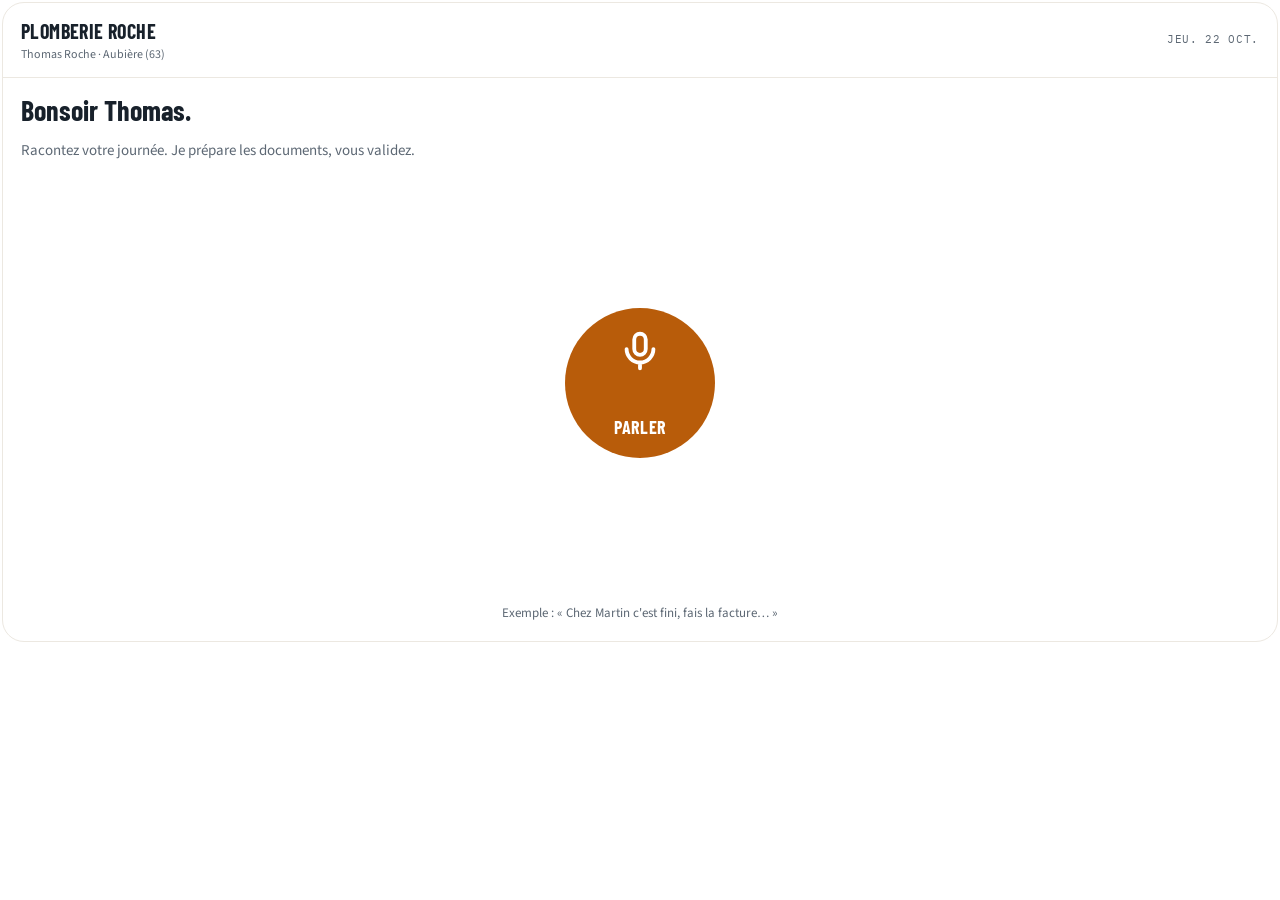
<file: demo/debrief-vocal.html>
<!DOCTYPE html>
<html lang="fr">
<head>
  <meta charset="UTF-8">
  <meta name="viewport" content="width=device-width, initial-scale=1.0">
  <meta name="robots" content="noindex">
  <title>Débrief vocal · démo</title>
  <link rel="stylesheet" href="https://fonts.googleapis.com/css2?family=Barlow+Condensed:wght@600;700&family=Source+Sans+3:wght@400;600;700&family=IBM+Plex+Mono:wght@400;500&display=swap">
  <style>
:root{
  --bg:transparent; --surface:#ffffff; --ink:#18212b; --muted:#5d6874; --line:#ece8e1;
  --copper:#b85c0a; --copper-soft:#fdecd6; --ok:#2f7a4f; --ok-soft:#e1f1e7; --warn:#a46a00; --warn-soft:#fbf0d6;
  --paper:#faf7f2;
  --f-display:"Barlow Condensed","Arial Narrow",sans-serif;
  --f-body:"Source Sans 3","Segoe UI",system-ui,sans-serif;
  --f-mono:"IBM Plex Mono",ui-monospace,Menlo,monospace;
}
*{box-sizing:border-box}
body{margin:0;background:var(--bg);color:var(--ink);font-family:var(--f-body);font-size:15px;line-height:1.45;padding:2px}
.badge{font-family:var(--f-mono);font-size:11px;letter-spacing:.06em;text-transform:uppercase;color:var(--muted)}

/* phone */
.app{background:var(--surface);border:1px solid var(--line);border-radius:22px;overflow:hidden;min-height:640px;display:flex;flex-direction:column}
.topbar{display:flex;justify-content:space-between;align-items:center;padding:14px 18px;border-bottom:1px solid var(--line)}
.who{font-family:var(--f-display);font-size:20px;font-weight:700;letter-spacing:.02em;text-transform:uppercase}
.who small{display:block;font-family:var(--f-body);font-size:12px;font-weight:400;text-transform:none;letter-spacing:0;color:var(--muted)}
.screen{flex:1;padding:18px;display:flex;flex-direction:column;gap:14px}
h2{font-family:var(--f-display);font-size:28px;line-height:1.05;margin:0;text-wrap:balance;font-weight:700}
.lead{color:var(--muted);margin:0}
.mic{margin:auto;width:150px;height:150px;border-radius:50%;border:none;background:var(--copper);color:#fff;cursor:pointer;
  display:grid;place-items:center;font-family:var(--f-display);font-size:18px;font-weight:700;text-transform:uppercase;letter-spacing:.04em;position:relative}
.mic svg{width:46px;height:46px;margin-bottom:4px}
.mic:focus-visible,button:focus-visible{outline:3px solid var(--ink);outline-offset:3px}
.mic.rec::after{content:"";position:absolute;inset:-10px;border-radius:50%;border:3px solid var(--copper);animation:pulse 1.2s infinite}
@keyframes pulse{from{opacity:.9;transform:scale(.95)}to{opacity:0;transform:scale(1.2)}}
.hint{text-align:center;color:var(--muted);font-size:13px;margin:0}
.transcript{background:var(--paper);border:1px dashed var(--line);border-radius:12px;padding:14px;font-size:15px;min-height:150px}
.transcript .caret{display:inline-block;width:2px;height:1em;background:var(--copper);vertical-align:-2px;animation:blink 1s steps(2) infinite}
@keyframes blink{50%{opacity:0}}
.timer{font-family:var(--f-mono);font-size:13px;color:var(--copper)}
.steps{list-style:none;margin:0;padding:0;display:flex;flex-direction:column;gap:10px}
.steps li{display:flex;gap:10px;align-items:center;color:var(--muted)}
.steps li.done{color:var(--ink)}
.steps li .dot{width:18px;height:18px;border-radius:50%;border:2px solid var(--line);flex:none}
.steps li.done .dot{background:var(--ok);border-color:var(--ok)}

.card{all:unset;box-sizing:border-box;cursor:pointer;display:grid;grid-template-columns:40px minmax(0,1fr) auto;gap:12px;align-items:center;
  padding:12px;border:1px solid var(--line);border-radius:12px;background:var(--surface)}
.card:hover{border-color:var(--copper)}
.card:focus-visible{outline:3px solid var(--ink);outline-offset:2px}
.ico{width:40px;height:40px;border-radius:10px;background:var(--copper-soft);color:var(--copper);display:grid;place-items:center}
.ico svg{width:22px;height:22px}
.card b{display:block;font-size:15px}
.card span.sub{display:block;font-size:13px;color:var(--muted);overflow:hidden;text-overflow:ellipsis;white-space:nowrap}
.pill{font-size:11px;font-weight:700;text-transform:uppercase;letter-spacing:.05em;padding:3px 8px;border-radius:99px;white-space:nowrap}
.pill.todo{background:var(--warn-soft);color:var(--warn)}
.pill.ok{background:var(--ok-soft);color:var(--ok)}
.quote{font-size:13px;color:var(--muted);border-left:3px solid var(--copper);padding-left:10px;margin:0;font-style:italic}

.btn{font:inherit;font-weight:700;border-radius:10px;padding:12px 16px;cursor:pointer;border:1px solid var(--line);background:var(--surface);color:var(--ink)}
.btn.primary{background:var(--copper);border-color:var(--copper);color:#fff}
.btn.ghost{background:transparent}
.row{display:flex;gap:10px;flex-wrap:wrap}
.row .btn{flex:1}
.back{all:unset;cursor:pointer;color:var(--copper);font-weight:600;font-size:14px}

/* document preview */
.doc{background:var(--paper);border:1px solid var(--line);border-radius:10px;padding:14px;font-size:13px}
.doc h3{font-family:var(--f-display);font-size:20px;margin:0 0 2px;text-transform:uppercase;letter-spacing:.03em}
.doc .meta{display:flex;justify-content:space-between;gap:10px;flex-wrap:wrap;color:var(--muted);font-size:12px;margin-bottom:10px}
.doc table{width:100%;border-collapse:collapse;font-variant-numeric:tabular-nums}
.doc th{text-align:left;font-size:11px;text-transform:uppercase;letter-spacing:.05em;color:var(--muted);border-bottom:1px solid var(--line);padding:4px 0}
.doc td{padding:5px 0;border-bottom:1px solid var(--line);vertical-align:top}
.doc td.n,.doc th.n{text-align:right;font-family:var(--f-mono);font-size:12px;white-space:nowrap;padding-left:8px}
.doc .tot{margin-top:8px;display:grid;grid-template-columns:1fr auto;gap:2px 12px;font-family:var(--f-mono);font-size:12px}
.doc .tot .big{font-weight:500;font-size:14px;color:var(--ink)}
.doc p{margin:6px 0}
.added{background:var(--copper-soft);border-radius:3px;padding:0 3px}
.flag{background:var(--warn-soft);color:var(--warn);border-radius:8px;padding:8px 10px;font-size:13px}
.mail{white-space:pre-line;font-size:14px}
.seg{display:flex;border:1px solid var(--line);border-radius:10px;overflow:hidden}
.seg button{flex:1;font:inherit;font-size:13px;font-weight:600;padding:8px;border:none;background:transparent;color:var(--muted);cursor:pointer}
.seg button[aria-pressed="true"]{background:var(--copper-soft);color:var(--copper)}
.toast{position:sticky;bottom:12px;background:var(--ink);color:var(--surface);padding:10px 14px;border-radius:10px;font-weight:600;font-size:14px;text-align:center}

@media (prefers-reduced-motion:reduce){*{animation:none!important}}
  </style>
</head>
<body>
<div class="app" id="app" aria-live="polite"></div>
<script>

const ICONS={
  mic:'<svg viewBox="0 0 24 24" fill="none" stroke="currentColor" stroke-width="2" stroke-linecap="round"><rect x="9" y="3" width="6" height="11" rx="3"/><path d="M5 11a7 7 0 0 0 14 0M12 18v3"/></svg>',
  facture:'<svg viewBox="0 0 24 24" fill="none" stroke="currentColor" stroke-width="2" stroke-linecap="round"><path d="M6 3h9l3 3v15H6z"/><path d="M9 10h6M9 14h6M9 18h3"/></svg>',
  commande:'<svg viewBox="0 0 24 24" fill="none" stroke="currentColor" stroke-width="2" stroke-linecap="round"><path d="M3 7h11v9H3zM14 10h4l3 3v3h-7z"/><circle cx="7" cy="18" r="1.8"/><circle cx="17" cy="18" r="1.8"/></svg>',
  devis:'<svg viewBox="0 0 24 24" fill="none" stroke="currentColor" stroke-width="2" stroke-linecap="round"><path d="M4 20l4-1 11-11-3-3L5 16z"/><path d="M14 7l3 3"/></svg>',
  relance:'<svg viewBox="0 0 24 24" fill="none" stroke="currentColor" stroke-width="2" stroke-linecap="round"><rect x="3" y="5" width="18" height="14" rx="2"/><path d="M3 7l9 6 9-6"/></svg>'
};
const TRANSCRIPT="Bon, fin de journée. Chez Martin c'est fini, le chauffe-eau est posé, j'ai rajouté une vanne d'arrêt, tu fais la facture. Chez Durand il me manque le mitigeur thermo, commande-le chez Cedeo, livré au dépôt jeudi. Madame Petit, à Aubière, elle veut refaire sa salle de bain, propose-lui un passage mardi. Et Dupont a toujours pas payé sa facture de septembre, relance-le gentiment.";

const ACTIONS=[
 {id:"facture",title:"Facture chantier Martin",sub:"Chauffe-eau 200 L · 816,20 € TTC",quote:"Chez Martin c'est fini… tu fais la facture.",done:"Facture prête à transmettre dans votre logiciel de facturation"},
 {id:"commande",title:"Commande Cedeo",sub:"Mitigeur thermostatique · chantier Durand",quote:"Commande-le chez Cedeo, livré au dépôt jeudi.",done:"Commande prête à partir chez Cedeo"},
 {id:"devis",title:"Rendez-vous + devis Mme Petit",sub:"Salle de bain · visite mardi 27/10",quote:"Elle veut refaire sa salle de bain, propose-lui un passage mardi.",done:"Proposition de rendez-vous prête à envoyer"},
 {id:"relance",title:"Relance M. Dupont",sub:"Facture F-2026-087 · 1 240,00 € TTC",quote:"Dupont a toujours pas payé… relance-le gentiment.",done:"Relance prête à envoyer"}
];
const state={screen:"home",validated:{},tone:"cordial",timers:[]};
const app=document.getElementById("app");
const clear=()=>{state.timers.forEach(clearTimeout);state.timers.forEach(clearInterval);state.timers=[]};
const later=(fn,ms)=>state.timers.push(setTimeout(fn,ms));

function shell(inner){
  app.innerHTML=`<div class="topbar"><div class="who">Plomberie Roche<small>Thomas Roche · Aubière (63)</small></div><span class="badge">Jeu. 22 oct.</span></div><div class="screen">${inner}</div>`;
}

function home(){
  clear();state.screen="home";
  shell(`<h2>Bonsoir Thomas.</h2><p class="lead">Racontez votre journée. Je prépare les documents, vous validez.</p>
    <button class="mic" id="mic" aria-label="Commencer la dictée">${ICONS.mic}<span>Parler</span></button>
    <p class="hint">Exemple : « Chez Martin c'est fini, fais la facture… »</p>`);
  document.getElementById("mic").onclick=record;
}

function record(){
  clear();state.screen="rec";
  shell(`<div class="row" style="justify-content:space-between;align-items:center"><h2>Je vous écoute…</h2><span class="timer" id="t">0:00</span></div>
    <div class="transcript" id="tr"><span class="caret"></span></div>
    <button class="mic rec" id="stop" style="width:96px;height:96px;font-size:14px" aria-label="Terminer la dictée">${ICONS.mic}<span>Terminer</span></button>
    <p class="hint">La dictée se termine seule, ou touchez « Terminer ».</p>`);
  const words=TRANSCRIPT.split(" ");let i=0,sec=0;const tr=document.getElementById("tr"),t=document.getElementById("t");
  const reduce=matchMedia("(prefers-reduced-motion: reduce)").matches;
  const iv=setInterval(()=>{i++;tr.innerHTML=words.slice(0,i).join(" ")+' <span class="caret"></span>';if(i>=words.length){clearInterval(iv);later(processing,700)}},reduce?20:300);
  const clk=setInterval(()=>{sec++;t.textContent="0:"+String(Math.min(sec,59)).padStart(2,"0")},1000);
  state.timers.push(iv,clk);
  document.getElementById("stop").onclick=processing;
}

function processing(){
  clear();state.screen="proc";
  const labels=["Transcription du message","4 demandes repérées","Clients et chantiers retrouvés","Documents préparés"];
  shell(`<h2>Je trie votre message…</h2><ul class="steps" id="st">${labels.map(l=>`<li><span class="dot"></span>${l}</li>`).join("")}</ul>`);
  const lis=[...document.querySelectorAll("#st li")];
  lis.forEach((li,k)=>later(()=>li.classList.add("done"),400+k*450));
  later(list,400+labels.length*450+300);
}

function list(toast){
  clear();state.screen="list";
  const n=Object.keys(state.validated).length;
  shell(`<h2>${n===4?"Tout est validé.":"4 choses à valider"}</h2>
    <p class="lead">${n===4?"Votre soirée est libre. Temps passé : 30 s de dictée et 4 validations.":"Touchez une ligne pour voir le document. Rien ne part sans votre accord."}</p>
    ${ACTIONS.map(a=>`<button class="card" data-id="${a.id}"><span class="ico">${ICONS[a.id]}</span><span style="min-width:0"><b>${a.title}</b><span class="sub">${a.sub}</span></span>
      <span class="pill ${state.validated[a.id]?"ok":"todo"}">${state.validated[a.id]?"Validé":"À valider"}</span></button>`).join("")}
    <div class="row" style="margin-top:auto"><button class="btn ghost" id="replay">Rejouer la démo</button>${n<4?'<button class="btn primary" id="all">Tout valider</button>':""}</div>
    ${toast?`<div class="toast">${toast}</div>`:""}`);
  app.querySelectorAll(".card").forEach(c=>c.onclick=()=>detail(c.dataset.id));
  document.getElementById("replay").onclick=()=>{state.validated={};state.tone="cordial";home()};
  const all=document.getElementById("all");if(all)all.onclick=()=>{ACTIONS.forEach(a=>state.validated[a.id]=true);list("4 documents validés")};
  if(toast)later(()=>{const t=app.querySelector(".toast");if(t)t.remove()},2600);
}

const eur=v=>v.toLocaleString("fr-FR",{minimumFractionDigits:2,maximumFractionDigits:2})+" €";

function docFor(id){
  if(id==="facture"){
    const L=[["Chauffe-eau électrique 200 L vertical",1,489],["Groupe de sécurité 3/4",1,38],["Raccords diélectriques + flexibles",1,24],["Vanne d'arrêt 1/4 de tour",1,35,true],["Main-d'œuvre (h)",3,52]];
    const ht=L.reduce((s,l)=>s+l[1]*l[2],0),tva=Math.round(ht*10)/100;
    return `<div class="doc"><h3>Facture</h3><div class="meta"><span>N° F-2026-112 · 22/10/2026</span><span>Mme Martin · 12 rue des Lilas, Aubière</span></div>
      <table><thead><tr><th>Désignation</th><th class="n">Qté</th><th class="n">Montant HT</th></tr></thead><tbody>
      ${L.map(l=>`<tr><td>${l[3]?`<span class="added">${l[0]}</span>`:l[0]}</td><td class="n">${l[1]}</td><td class="n">${eur(l[1]*l[2])}</td></tr>`).join("")}</tbody></table>
      <div class="tot"><span>Total HT</span><span>${eur(ht)}</span><span>TVA 10 % (logement de plus de 2 ans)</span><span>${eur(tva)}</span><span class="big">Total TTC</span><span class="big">${eur(ht+tva)}</span></div>
      <p style="color:var(--muted);font-size:12px">Reprise du devis D-2026-098 signé le 02/10. Paiement à 30 jours.</p></div>
      <p class="flag">Ligne surlignée : ajoutée d'après votre message (« j'ai rajouté une vanne d'arrêt »), au prix de votre catalogue.</p>`;
  }
  if(id==="commande"){
    return `<div class="doc"><h3>Bon de commande</h3><div class="meta"><span>À : Cedeo Clermont-Ferrand</span><span>Réf. chantier : DURAND</span></div>
      <table><thead><tr><th>Article</th><th class="n">Réf.</th><th class="n">Qté</th></tr></thead><tbody>
      <tr><td>Mitigeur thermostatique de douche, chromé</td><td class="n">MTD-3412</td><td class="n">1</td></tr></tbody></table>
      <p><b>Livraison :</b> au dépôt, jeudi 29/10/2026</p><p><b>Compte client :</b> Plomberie Roche</p></div>
      <p class="flag">Même modèle que votre dernière commande (chantier Bernard, août). Prix selon vos conditions Cedeo.</p>`;
  }
  if(id==="devis"){
    return `<div class="doc"><h3>Message à Mme Petit</h3><div class="meta"><span>Par SMS</span><span>Mme Petit · Aubière</span></div>
      <p class="mail">Bonjour Madame Petit,
      Suite à votre demande pour votre salle de bain, je vous propose de passer mardi 27 octobre à 17 h pour voir les lieux et prendre les mesures.
      Ce créneau vous convient-il ?
      Thomas Roche, Plomberie Roche</p></div>
      <div class="doc"><h3>Brouillon de devis</h3><div class="meta"><span>Rénovation salle de bain</span><span>Statut : à compléter</span></div>
      <p>Lignes préparées après la visite : dépose, plomberie, douche, meuble vasque, faïence.</p></div>
      <p class="flag">Il me manque les dimensions, le choix douche ou baignoire et le budget. Je ne les invente pas : ils seront remplis après votre visite.</p>`;
  }
  const mails={
    cordial:`Bonjour Monsieur Dupont,
    Sauf erreur de ma part, la facture F-2026-087 du 18 septembre (1 240,00 € TTC) n'a pas encore été réglée. L'échéance était le 18 octobre.
    Pourriez-vous regarder cela quand vous aurez un moment ? Je vous remets la facture en pièce jointe.
    Merci d'avance et bonne soirée,
    Thomas Roche, Plomberie Roche`,
    ferme:`Bonjour Monsieur Dupont,
    La facture F-2026-087 du 18 septembre (1 240,00 € TTC) est échue depuis le 18 octobre et reste impayée malgré ce rappel.
    Je vous remercie de procéder au règlement sous 8 jours. Passé ce délai, des pénalités de retard et l'indemnité forfaitaire de 40 € prévues par la loi pourront s'appliquer.
    Facture en pièce jointe.
    Thomas Roche, Plomberie Roche`};
  return `<div class="seg" role="group" aria-label="Ton du message"><button id="tc" aria-pressed="${state.tone==="cordial"}">Ton cordial</button><button id="tf" aria-pressed="${state.tone==="ferme"}">Ton ferme</button></div>
    <div class="doc"><h3>E-mail de relance</h3><div class="meta"><span>Objet : Facture F-2026-087</span><span>À : M. Dupont</span></div><p class="mail">${mails[state.tone]}</p></div>
    <p class="flag">Première relance pour ce client. Le ton ferme est proposé à partir de la deuxième.</p>`;
}

function detail(id){
  clear();state.screen="detail";
  const a=ACTIONS.find(x=>x.id===id),v=state.validated[id];
  shell(`<button class="back" id="bk">‹ Retour aux 4 actions</button>
    <h2>${a.title}</h2><p class="quote">« ${a.quote} »</p>
    ${docFor(id)}
    <div class="row" style="margin-top:auto"><button class="btn ghost" id="bk2">Modifier</button><button class="btn primary" id="ok" ${v?"disabled":""}>${v?"Validé":"Valider"}</button></div>`);
  document.getElementById("bk").onclick=()=>list();
  document.getElementById("bk2").onclick=()=>list("Modification : dictez simplement la correction");
  document.getElementById("ok").onclick=()=>{state.validated[id]=true;list(a.done)};
  if(id==="relance"){
    document.getElementById("tc").onclick=()=>{state.tone="cordial";detail(id)};
    document.getElementById("tf").onclick=()=>{state.tone="ferme";detail(id)};
  }
}
home();

// Hauteur transmise a la page parente (demo.html) pour ajuster l'iframe
new ResizeObserver(()=>parent.postMessage({ckfdDemoHeight:document.documentElement.scrollHeight},"*")).observe(document.body);
</script>
</body>
</html>
</file>
<file: styles.css>
/* =========================================================
   CKFD SOLUTION · Feuille de style
   Charte claire + accent orange (marque ckfd)
   Gestion administrative · Puy-de-Dôme
   ========================================================= */

/* ---------- Reset ---------- */
*,
*::before,
*::after { box-sizing: border-box; margin: 0; padding: 0; }

:root {
  /* Couleurs */
  --bg:          #ffffff;
  --bg-soft:     #faf7f2;   /* crème doux : sections alternées */
  --bg-warm:     #fdf1e2;   /* orange très clair : bandes accent */
  --ink:         #1a1a1a;   /* titres */
  --text:        #45474d;   /* corps */
  --muted:       #6b7280;   /* secondaire */
  --line:        #ece8e1;   /* filets / bordures */
  --accent:      #f4a03c;   /* orange marque */
  --accent-strong:#e07d14;  /* orange foncé (hover) */
  --accent-ink:  #b85c0a;   /* orange lisible pour petit texte sur blanc */
  --accent-soft: #fdecd6;   /* orange pâle : pastilles, tags */
  --white:       #ffffff;

  /* Rayons & ombres */
  --radius:      16px;
  --radius-sm:   10px;
  --radius-lg:   26px;
  --shadow:      0 1px 2px rgba(26,26,26,.04), 0 8px 24px rgba(26,26,26,.06);
  --shadow-lg:   0 10px 40px rgba(26,26,26,.10);

  /* Mise en page */
  --maxw:        1120px;
  --nav-h:       74px;
}

html { scroll-behavior: smooth; }

body {
  font-family: 'Inter', -apple-system, BlinkMacSystemFont, 'Segoe UI', Roboto, Arial, sans-serif;
  color: var(--text);
  background: var(--bg);
  line-height: 1.65;
  -webkit-font-smoothing: antialiased;
  text-rendering: optimizeLegibility;
}

/* ---------- Base typographie ---------- */
h1, h2, h3, h4 { color: var(--ink); line-height: 1.15; font-weight: 800; letter-spacing: -.02em; }
p { margin: 0 0 1rem; }
a { color: inherit; text-decoration: none; }
img, svg { max-width: 100%; display: block; }
strong { color: var(--ink); font-weight: 700; }

/* ---------- Conteneur & sections ---------- */
.container { width: 100%; max-width: var(--maxw); margin: 0 auto; padding: 0 24px; }

section { padding: 84px 0; }
.section-soft { background: var(--bg-soft); }
.section-tight { padding: 56px 0; }

.section-head { max-width: 720px; margin: 0 auto 48px; text-align: center; }
.section-title { font-size: clamp(1.7rem, 3.4vw, 2.5rem); }
.section-subtitle { color: var(--muted); font-size: 1.075rem; margin-top: 14px; }

/* ---------- Tag / étiquette ---------- */
.tag {
  display: inline-block;
  background: var(--accent-soft);
  color: var(--accent-ink);
  font-size: .78rem;
  font-weight: 700;
  letter-spacing: .04em;
  text-transform: uppercase;
  padding: 6px 14px;
  border-radius: 999px;
  margin-bottom: 18px;
}

/* ---------- Boutons ---------- */
.btn {
  display: inline-flex; align-items: center; justify-content: center; gap: 8px;
  font-family: inherit; font-weight: 700; font-size: .98rem;
  padding: 13px 24px; border-radius: 999px; border: 2px solid transparent;
  cursor: pointer; transition: transform .15s ease, background .2s ease, box-shadow .2s ease, color .2s ease;
  white-space: nowrap;
}
.btn-lg { padding: 16px 30px; font-size: 1.05rem; }
.btn-primary { background: var(--accent); color: #241300; box-shadow: 0 6px 18px rgba(244,160,60,.35); }
.btn-primary:hover { background: var(--accent-strong); color: #fff; transform: translateY(-2px); }
.btn-outline { background: transparent; color: var(--ink); border-color: #d9d4cb; }
.btn-outline:hover { border-color: var(--ink); transform: translateY(-2px); }
.btn-ghost { background: var(--white); color: var(--ink); border-color: var(--line); box-shadow: var(--shadow); }
.btn-ghost:hover { border-color: var(--accent); color: var(--accent-ink); }

/* ---------- Navbar ---------- */
.navbar {
  position: sticky; top: 0; z-index: 100;
  background: rgba(253,238,222,.92);   /* fond orange pâle */
  backdrop-filter: saturate(180%) blur(12px);
  border-bottom: 1px solid #f3e2cf;
}
.navbar .container { display: flex; align-items: center; justify-content: space-between; height: var(--nav-h); }

.navbar-logo { display: flex; align-items: center; gap: 12px; }
.navbar-logo img { height: 54px; width: auto; }
.navbar-logo .logo-baseline { display: flex; flex-direction: column; line-height: 1.05; }
.navbar-logo .logo-name { font-weight: 800; color: var(--ink); font-size: 1.15rem; letter-spacing: -.02em; }
.navbar-logo .logo-name span { color: var(--accent); }
.navbar-logo .logo-sub { font-size: .68rem; color: var(--muted); letter-spacing: .02em; text-transform: uppercase; font-weight: 600; }

.navbar-nav { display: flex; align-items: center; gap: 28px; list-style: none; }
.navbar-nav a { color: var(--text); font-weight: 500; font-size: .96rem; transition: color .2s ease; }
.navbar-nav a:hover, .navbar-nav a.active { color: var(--accent-ink); }

.navbar-actions { display: flex; align-items: center; gap: 12px; }

.hamburger { display: none; flex-direction: column; gap: 5px; background: none; border: none; cursor: pointer; padding: 8px; }
.hamburger span { width: 24px; height: 2px; background: var(--ink); border-radius: 2px; transition: .2s; }

.mobile-menu {
  position: fixed; top: var(--nav-h); left: 0; right: 0;
  background: var(--white); border-bottom: 1px solid var(--line);
  flex-direction: column; padding: 16px 24px 24px; gap: 4px;
  display: none; box-shadow: var(--shadow-lg); z-index: 99;
}
.mobile-menu.open { display: flex; }
.mobile-menu a { padding: 12px 4px; color: var(--text); font-weight: 500; border-bottom: 1px solid var(--line); }
.mobile-menu a.btn { margin-top: 12px; border-bottom: none; }

/* ---------- Hero ---------- */
.hero { position: relative; overflow: hidden; padding: 96px 0 0; background: var(--bg); }
.hero-inner { display: grid; grid-template-columns: 1.15fr .85fr; gap: 48px; align-items: center; padding-bottom: 40px; }
.hero-title { font-size: clamp(2.1rem, 5vw, 3.4rem); font-weight: 900; }
.hero-title span { color: var(--accent); }
.hero-subtitle { font-size: 1.2rem; color: var(--text); max-width: 34ch; margin: 20px 0 30px; }
.hero-signature { font-size: 1.05rem; font-weight: 700; color: var(--ink); margin-bottom: 26px; }
.hero-signature span { color: var(--accent-ink); }
.hero-actions { display: flex; flex-wrap: wrap; gap: 14px; }

.hero-visual { position: relative; display: flex; justify-content: center; align-items: center; }
.hero-brand { text-align: center; }
.hero-brand img { width: 274px; max-width: 100%; height: auto; }
.hero-brand-sub { margin-top: 10px; color: var(--muted); font-weight: 600; letter-spacing: .02em; font-size: .95rem; }

/* Chaîne des Puys : ligne orange (haut & bas de page) */
.puys { width: 100%; line-height: 0; overflow: hidden; }
.puys svg { width: 100%; height: auto; display: block; transform: scaleX(-1); } /* miroir : Pariou à droite */
.puys-fill { fill: #fdeede; }
.puys-line { fill: none; stroke: var(--accent); stroke-width: 3; stroke-linejoin: round; stroke-linecap: round; }
.puys-dot  { fill: var(--accent); }
.puys-label { fill: var(--muted); font-size: 15px; font-weight: 600; letter-spacing: .06em; }

/* ---------- Bandeau stats / chiffres ---------- */
.stats-bar { background: var(--bg-warm); }
.stats-grid { display: grid; grid-template-columns: repeat(3, 1fr); gap: 24px; text-align: center; }
.stat-number { font-size: clamp(1.8rem, 4vw, 2.6rem); font-weight: 900; color: var(--accent-ink); }
.stat-label { color: var(--text); font-size: .98rem; margin-top: 4px; }

/* ---------- Bloc conviction ---------- */
.conviction { background: var(--bg-soft); }
.conviction-box { max-width: 780px; margin: 0 auto; text-align: center; }
.conviction-box p { font-size: 1.12rem; }
.conviction-box .lead { font-size: 1.5rem; font-weight: 800; color: var(--ink); line-height: 1.3; margin-bottom: 24px; }
.conviction-box .signature { font-size: 1.25rem; font-weight: 800; color: var(--accent-ink); margin-top: 8px; }

/* ---------- Grilles de cartes ---------- */
.cards-grid { display: grid; grid-template-columns: repeat(3, 1fr); gap: 24px; }
.cards-grid.two { grid-template-columns: repeat(2, 1fr); }
.cards-grid.four { grid-template-columns: repeat(4, 1fr); }

.card {
  background: var(--white); border: 1px solid var(--line); border-radius: var(--radius);
  padding: 30px 26px; box-shadow: var(--shadow);
  transition: transform .2s ease, box-shadow .2s ease, border-color .2s ease;
}
.card:hover { transform: translateY(-4px); box-shadow: var(--shadow-lg); border-color: #e2ddd2; }
.card-icon {
  width: 52px; height: 52px; border-radius: 14px; background: var(--accent-soft);
  display: flex; align-items: center; justify-content: center; font-size: 1.6rem; margin-bottom: 18px;
}
.card h3 { font-size: 1.2rem; margin-bottom: 10px; }
.card p { color: var(--text); font-size: .98rem; margin: 0; }

/* liste à puces orange */
.check-list { list-style: none; display: flex; flex-direction: column; gap: 10px; }
.check-list li { position: relative; padding-left: 28px; color: var(--text); font-size: .98rem; }
.check-list li::before {
  content: ""; position: absolute; left: 0; top: .5em; width: 9px; height: 9px;
  background: var(--accent); border-radius: 50%;
}

/* ---------- Tarifs / formules ---------- */
.pricing-grid { display: grid; grid-template-columns: repeat(3, 1fr); gap: 24px; align-items: stretch; }
.plan {
  background: var(--white); border: 1px solid var(--line); border-radius: var(--radius-lg);
  padding: 32px 28px; display: flex; flex-direction: column; box-shadow: var(--shadow);
  position: relative; transition: transform .2s ease, box-shadow .2s ease;
}
.plan:hover { transform: translateY(-4px); box-shadow: var(--shadow-lg); }
.plan.featured { border: 2px solid var(--accent); box-shadow: 0 14px 40px rgba(244,160,60,.22); }
.plan-badge {
  position: absolute; top: -13px; left: 50%; transform: translateX(-50%);
  background: var(--accent); color: #241300; font-size: .72rem; font-weight: 800;
  text-transform: uppercase; letter-spacing: .05em; padding: 5px 14px; border-radius: 999px;
}
.plan-name { font-size: 1.4rem; font-weight: 900; color: var(--ink); }
.plan-tagline { color: var(--accent-ink); font-weight: 600; font-style: italic; font-size: .98rem; margin: 4px 0 18px; }
.plan-price { display: flex; align-items: baseline; gap: 6px; flex-wrap: wrap; margin-bottom: 4px; }
.plan-price .from { font-size: .85rem; color: var(--muted); font-weight: 600; }
.plan-price .amount { font-size: 2.1rem; font-weight: 900; color: var(--ink); }
.plan-price .period { font-size: .9rem; color: var(--muted); font-weight: 600; }
.plan-ttc { font-size: .85rem; color: var(--muted); margin-bottom: 20px; }
.plan .includes { font-size: .82rem; text-transform: uppercase; letter-spacing: .04em; color: var(--muted); font-weight: 700; margin-bottom: 12px; }
.plan .check-list { flex: 1; margin-bottom: 24px; }
.plan .btn { width: 100%; }

.pricing-note {
  max-width: 760px; margin: 32px auto 0; text-align: center; color: var(--muted);
  font-size: .95rem; background: var(--bg-soft); border: 1px dashed var(--line);
  border-radius: var(--radius-sm); padding: 16px 20px;
}

/* Tableau options / prestations */
.offer-table { width: 100%; border-collapse: collapse; background: var(--white);
  border: 1px solid var(--line); border-radius: var(--radius); overflow: hidden; }
.offer-table th, .offer-table td { padding: 16px 20px; text-align: left; border-bottom: 1px solid var(--line); font-size: .96rem; }
.offer-table th { background: var(--bg-soft); color: var(--ink); font-weight: 700; font-size: .82rem; text-transform: uppercase; letter-spacing: .03em; }
.offer-table tr:last-child td { border-bottom: none; }
.offer-table td:first-child { font-weight: 700; color: var(--ink); }
.offer-table .price-cell { color: var(--accent-ink); font-weight: 700; white-space: nowrap; }
.table-scroll { overflow-x: auto; }

/* ---------- FAQ ---------- */
.faq-grid { display: grid; grid-template-columns: repeat(2, 1fr); gap: 20px 40px; max-width: 960px; margin: 0 auto; }
.faq-item h4 { font-size: 1.05rem; margin-bottom: 6px; }
.faq-item h4::before { content: "› "; color: var(--accent); }
.faq-item p { color: var(--text); font-size: .96rem; margin: 0; }

/* ---------- Étapes (méthodo) ---------- */
.steps-grid { display: grid; grid-template-columns: repeat(4, 1fr); gap: 22px; }
.step {
  background: var(--white); border: 1px solid var(--line); border-radius: var(--radius);
  padding: 26px 22px; box-shadow: var(--shadow);
}
.step-number { font-size: 1.6rem; font-weight: 900; color: var(--accent); }
.step h3 { font-size: 1.1rem; margin: 8px 0 6px; }
.step p { font-size: .94rem; color: var(--text); margin: 0; }

/* ---------- Placeholders photos ---------- */
.photo-ph {
  background: repeating-linear-gradient(45deg, #f6f2ea, #f6f2ea 12px, #f1ece2 12px, #f1ece2 24px);
  border: 2px dashed #d9d1c3; border-radius: var(--radius);
  display: flex; flex-direction: column; align-items: center; justify-content: center;
  text-align: center; color: #9a917f; font-size: .9rem; font-weight: 600; padding: 24px; min-height: 220px;
}
.photo-ph::before { content: "📷"; font-size: 1.8rem; margin-bottom: 8px; }
.photo-ph.round { border-radius: 50%; width: 150px; height: 150px; min-height: 0; margin: 0 auto; }
.photo-ph.round::before { margin-bottom: 2px; }

/* ---------- Qui sommes-nous / storytelling ---------- */
.story { max-width: 820px; margin: 0 auto; }
.story h2 { font-size: clamp(1.5rem, 3vw, 2rem); margin-bottom: 8px; }
.story h3 { font-size: 1.35rem; margin: 0 0 14px; }
.story p { font-size: 1.06rem; }
.story .emph { font-weight: 700; color: var(--ink); }
.story-signature { font-weight: 800; color: var(--accent-ink); font-size: 1.15rem; margin-top: 10px; }
.story-photo { display: block; width: 100%; max-width: 860px; margin: 0 auto 44px; border-radius: var(--radius); box-shadow: var(--shadow-lg); }

.founder { display: grid; grid-template-columns: 180px 1fr; gap: 32px; align-items: start; }
.founder + .founder { margin-top: 56px; padding-top: 56px; border-top: 1px solid var(--line); }
.founder-photo { position: sticky; top: 100px; }
.founder-img { width: 150px; height: 150px; border-radius: 50%; object-fit: cover; display: block; margin: 0 auto; box-shadow: var(--shadow-lg); }
.founder-name { font-weight: 800; color: var(--ink); margin-top: 12px; text-align: center; }
.founder-role { color: var(--muted); font-size: .88rem; text-align: center; }

/* ---------- CTA final / audit ---------- */
.cta-final { background: var(--bg-warm); }
.cta-box { max-width: 760px; margin: 0 auto; text-align: center; }
.cta-perks { display: flex; flex-wrap: wrap; gap: 18px 28px; justify-content: center; margin-top: 20px; }
.cta-perk { display: flex; align-items: center; gap: 8px; color: var(--text); font-weight: 600; font-size: .96rem; }
.cta-perk::before { content: ""; width: 8px; height: 8px; background: var(--accent); border-radius: 50%; }

/* ---------- Contact ---------- */
.contact-hero { text-align: center; padding: 72px 0 40px; }
.contact-grid { display: grid; grid-template-columns: .8fr 1.2fr; gap: 32px; align-items: start; }

.contact-info-card { background: var(--bg-soft); border: 1px solid var(--line); border-radius: var(--radius); padding: 30px 28px; }
.contact-info-card h3 { font-size: 1.2rem; margin-bottom: 20px; }
.contact-detail { display: flex; gap: 14px; margin-bottom: 18px; }
.contact-detail-icon { font-size: 1.3rem; }
.contact-detail-text strong { display: block; color: var(--ink); font-size: .95rem; }
.contact-detail-text span, .contact-detail-text a { color: var(--muted); font-size: .95rem; }
.engagements { margin-top: 22px; padding-top: 22px; border-top: 1px solid var(--line); }
.engagements h4 { font-size: .82rem; text-transform: uppercase; letter-spacing: .04em; color: var(--muted); margin-bottom: 12px; }
.engagement-item { display: flex; align-items: center; gap: 10px; margin-bottom: 8px; color: var(--text); font-size: .95rem; }
.engagement-item::before { content: ""; width: 8px; height: 8px; background: var(--accent); border-radius: 50%; flex: 0 0 auto; }

.contact-form-card { background: var(--white); border: 1px solid var(--line); border-radius: var(--radius); padding: 30px 28px; box-shadow: var(--shadow); }
.form-row { display: grid; grid-template-columns: 1fr 1fr; gap: 16px; }
.form-group { margin-bottom: 16px; }
.form-group label { display: block; font-size: .9rem; font-weight: 600; color: var(--ink); margin-bottom: 6px; }
.required { color: var(--accent-ink); }
.form-group input, .form-group select, .form-group textarea {
  width: 100%; font-family: inherit; font-size: .98rem; color: var(--ink);
  background: var(--bg); border: 1px solid #d9d4cb; border-radius: var(--radius-sm); padding: 12px 14px;
  transition: border-color .2s ease, box-shadow .2s ease;
}
.form-group textarea { min-height: 140px; resize: vertical; }
.form-group input:focus, .form-group select:focus, .form-group textarea:focus {
  outline: none; border-color: var(--accent); box-shadow: 0 0 0 3px rgba(244,160,60,.18);
}
.form-privacy { font-size: .9rem; color: var(--muted); }
.form-consent { display: flex; gap: 10px; align-items: flex-start; margin-bottom: 18px; font-size: .88rem; color: var(--text); }
.form-consent input { margin-top: 4px; flex: 0 0 auto; }
.form-consent a { color: var(--accent-ink); text-decoration: underline; }
.form-submit { width: 100%; }
.form-message { margin-top: 16px; padding: 14px 16px; border-radius: var(--radius-sm); font-size: .95rem; display: none; }
.form-message.success { display: block; background: #e8f6ec; color: #1c7a3e; border: 1px solid #b9e3c6; }
.form-message.error { display: block; background: #fdeaea; color: #b42318; border: 1px solid #f5c4c0; }

/* ---------- Pages légales ---------- */
.legal { max-width: 820px; margin: 0 auto; }
.legal h1 { font-size: 2rem; margin-bottom: 8px; }
.legal .updated { color: var(--muted); font-size: .9rem; margin-bottom: 32px; }
.legal h2 { font-size: 1.25rem; margin: 32px 0 12px; }
.legal p, .legal li { color: var(--text); font-size: 1rem; }
.legal ul { padding-left: 20px; margin-bottom: 1rem; }
.legal .todo { background: var(--accent-soft); color: var(--accent-ink); font-weight: 600; padding: 1px 6px; border-radius: 4px; }
.legal .callout { background: var(--bg-soft); border-left: 3px solid var(--accent); border-radius: 0 var(--radius-sm) var(--radius-sm) 0; padding: 16px 20px; margin: 20px 0; }

/* ---------- Footer ---------- */
footer { background: #1a1a1a; color: #c9c9cd; padding: 56px 0 28px; }
footer h4 { color: #fff; font-size: .82rem; text-transform: uppercase; letter-spacing: .05em; margin-bottom: 14px; }
.footer-grid { display: grid; grid-template-columns: 1.6fr 1fr 1fr 1.3fr; gap: 32px; }
.footer-logo { display: flex; align-items: center; gap: 10px; margin-bottom: 14px; }
.footer-logo .logo-name { color: #fff; font-weight: 800; font-size: 1.1rem; }
.footer-logo .logo-name span { color: var(--accent); }
.footer-description { font-size: .92rem; color: #a5a5ac; max-width: 32ch; }
.footer-col ul { list-style: none; display: flex; flex-direction: column; gap: 8px; }
.footer-col a { color: #b8b8be; font-size: .92rem; transition: color .2s ease; }
.footer-col a:hover { color: var(--accent); }
.footer-contact-item { display: flex; gap: 10px; margin-bottom: 10px; font-size: .92rem; color: #b8b8be; }
.footer-contact-item a { color: #b8b8be; }
.footer-contact-item a:hover { color: var(--accent); }
.footer-immat { display: inline-block; margin-top: 6px; font-size: .8rem; color: #241300; background: var(--accent); font-weight: 700; padding: 3px 10px; border-radius: 999px; }
.footer-bottom { border-top: 1px solid #2e2e2e; margin-top: 40px; padding-top: 22px;
  display: flex; flex-wrap: wrap; gap: 12px; justify-content: space-between; align-items: center; font-size: .85rem; color: #8a8a90; }
.footer-legal { display: flex; gap: 20px; flex-wrap: wrap; }
.footer-legal a { color: #8a8a90; }
.footer-legal a:hover { color: var(--accent); }

/* ---------- Animation d'apparition ---------- */
.reveal { opacity: 0; transform: translateY(24px); transition: opacity .5s ease, transform .5s ease; }
.reveal.in { opacity: 1; transform: translateY(0); }

/* ---------- Contact : les deux chemins ---------- */
.choice-grid { display: grid; grid-template-columns: 1fr 1fr; gap: 20px; margin-bottom: 36px; }
.choice-card { display: flex; flex-direction: column; align-items: flex-start;
  background: var(--bg-soft); border: 1px solid var(--line); border-radius: var(--radius); padding: 28px 26px; }
.choice-card.is-primary { background: var(--bg-warm); border-color: #f3d9b6; }
.choice-card h3 { font-size: 1.14rem; margin-bottom: 8px; }
.choice-card p { font-size: .95rem; color: var(--text); margin-bottom: 20px; }
.choice-card .btn { margin-top: auto; }
.choice-note { font-size: .85rem; color: var(--muted); margin: 12px 0 0; }

/* ---------- Responsive ---------- */
@media (max-width: 940px) {
  .hero-inner { grid-template-columns: 1fr; text-align: center; }
  .hero-subtitle { margin-left: auto; margin-right: auto; }
  .hero-actions { justify-content: center; }
  .hero-visual { display: none; }
  .cards-grid, .cards-grid.four, .pricing-grid, .steps-grid { grid-template-columns: 1fr 1fr; }
  .contact-grid { grid-template-columns: 1fr; }
  .choice-grid { grid-template-columns: 1fr; }
  .founder { grid-template-columns: 1fr; }
  .founder-photo { position: static; }
  .footer-grid { grid-template-columns: 1fr 1fr; }
}

@media (max-width: 720px) {
  .navbar-nav { display: none; }
  .navbar-actions .btn { display: none; }
  .hamburger { display: flex; }
  section { padding: 60px 0; }
  .cards-grid, .cards-grid.two, .cards-grid.four, .pricing-grid, .steps-grid,
  .stats-grid, .faq-grid, .form-row, .footer-grid { grid-template-columns: 1fr; }
  .navbar-logo .logo-sub { display: none; }
}

/* ---------- Page démo ---------- */
.demo-layout { display: grid; grid-template-columns: minmax(0, 420px) minmax(0, 1fr); gap: 48px; align-items: start; }
.demo-frame iframe { width: 100%; height: 680px; border: 0; display: block; }
.demo-note { text-align: center; color: var(--muted); font-size: .85rem; margin: 10px 0 0; }
.demo-guide h2 { font-size: 1.6rem; margin-bottom: 18px; }
.demo-steps { padding-left: 22px; display: flex; flex-direction: column; gap: 12px; margin-bottom: 24px; }
.demo-punch { border-left: 4px solid var(--accent); padding: 4px 0 4px 16px; font-weight: 600; color: var(--ink); }
@media (max-width: 860px) {
  .demo-layout { grid-template-columns: 1fr; gap: 32px; }
  .demo-frame { max-width: 420px; width: 100%; margin: 0 auto; }
}

/* =========================================================
   Refonte novembre 2026 : 3 offres (gestion, outils, communication)
   ========================================================= */

/* Navbar : 6 liens, logo seul */
.navbar-nav { gap: 22px; }
.navbar-nav a { font-size: .94rem; }
@media (max-width: 1100px) {
  .navbar-nav { display: none; }
  .hamburger { display: flex; }
}

/* Bandeau zone d'intervention */
.coverage-strip { background: var(--bg-warm); padding: 18px 0; border-top: 1px solid #f3e2cf; border-bottom: 1px solid #f3e2cf; }
.coverage-strip .container { display: flex; flex-wrap: wrap; gap: 8px 28px; justify-content: center; align-items: center; text-align: center; }
.coverage-strip p { margin: 0; font-weight: 700; color: var(--ink); }
.coverage-strip a { color: var(--accent-ink); font-weight: 700; text-decoration: underline; text-underline-offset: 3px; }
.coverage-break { display: none; }

/* Cartes des 3 offres (accueil) */
.services-grid { display: grid; grid-template-columns: repeat(3, 1fr); gap: 24px; align-items: stretch; }
.service-card {
  display: flex; flex-direction: column;
  background: var(--white); border: 1px solid var(--line); border-radius: var(--radius);
  padding: 22px 26px 28px; box-shadow: var(--shadow);
  transition: transform .2s ease, box-shadow .2s ease, border-color .2s ease;
}
.service-card:hover { transform: translateY(-4px); box-shadow: var(--shadow-lg); border-color: #e2ddd2; }
.service-illus { width: 100%; height: auto; aspect-ratio: 3 / 2; margin: 0 auto 14px; }
.service-card h3 { font-size: 1.35rem; margin-bottom: 10px; }
.service-card > p { font-size: .98rem; margin-bottom: 16px; }
.service-card .check-list { margin-bottom: 18px; }
.service-offers { display: grid; gap: 10px; margin-bottom: 18px; }
.service-offer { background: var(--bg-soft); border-radius: var(--radius-sm); padding: 12px 14px; }
.service-offer h4 { font-size: .98rem; margin-bottom: 2px; }
.service-offer p { font-size: .92rem; margin: 0; }
.service-tags { display: flex; flex-wrap: wrap; gap: 8px; margin: auto 0 18px; }
.service-tags span { background: var(--accent-soft); color: var(--accent-ink); font-size: .8rem; font-weight: 700; padding: 4px 11px; border-radius: 999px; }
.service-link { font-weight: 700; color: var(--accent-ink); transition: color .2s ease; }
.service-link:hover, a:hover > .service-link { color: var(--accent-strong); }

/* Pastille « Démo » */
.badge-demo {
  display: inline-block; align-self: flex-start; background: var(--accent); color: #241300;
  font-size: .74rem; font-weight: 800; text-transform: uppercase; letter-spacing: .05em;
  padding: 4px 12px; border-radius: 999px; margin-bottom: 12px;
}

/* Cas d'usage (accueil) */
.usecase-card {
  display: block; max-width: 760px; margin: 0 auto;
  background: var(--white); border: 1px solid var(--line); border-left: 4px solid var(--accent);
  border-radius: var(--radius); padding: 28px 30px; box-shadow: var(--shadow);
  transition: transform .2s ease, box-shadow .2s ease;
}
.usecase-card:hover { transform: translateY(-4px); box-shadow: var(--shadow-lg); }
.usecase-sector, .idea-domain { color: var(--muted); font-weight: 700; font-size: .82rem; text-transform: uppercase; letter-spacing: .04em; margin-bottom: 6px; }
.usecase-card h3 { font-size: 1.3rem; margin-bottom: 8px; }
.usecase-card p { margin-bottom: 14px; }

/* Étapes sans numéros */
.step-label { display: inline-block; font-size: .78rem; font-weight: 700; text-transform: uppercase; letter-spacing: .04em; color: var(--accent-ink); }
.step .check-list { margin-top: 14px; gap: 6px; }
.step .check-list li { font-size: .88rem; padding-left: 22px; }
.step .check-list li::before { width: 7px; height: 7px; }

/* Page outils : idées */
.idea-card { display: flex; flex-direction: column; }
.ideas-note { max-width: 760px; margin: 32px auto 0; text-align: center; color: var(--muted); }

/* Page communication */
.comm-card { display: flex; flex-direction: column; padding: 32px 30px; }
.comm-card .tag { align-self: flex-start; }
.comm-card h2 { font-size: clamp(1.3rem, 2.4vw, 1.6rem); margin-bottom: 12px; }
.comm-card > p { margin-bottom: 18px; }
.comm-card .check-list { margin-bottom: 18px; }
.comm-proof { margin-top: auto; font-size: .92rem; color: var(--muted); border-left: 3px solid var(--accent); padding-left: 12px; }

@media (max-width: 940px) {
  .services-grid { grid-template-columns: 1fr; max-width: 560px; margin: 0 auto; }
}
@media (max-width: 720px) {
  .coverage-break { display: block; }
  .coverage-sep { display: none; }
  .usecase-card { padding: 24px 22px; }
}

/* Encadrés : même fond orange pâle que le bandeau du haut */
.card { background: #fdeede; border-color: #f6dcc0; }

/* SEO : le H1 est l'étiquette, le grand titre visuel est un <p> au même style */
p.hero-title, p.section-title { color: var(--ink); line-height: 1.15; font-weight: 800; letter-spacing: -.02em; margin: 0; }
p.hero-title { font-weight: 900; }
h1.tag { line-height: inherit; }
.footer-brand a, .footer-bottom p a { text-decoration: underline; text-underline-offset: 2px; }
.footer-brand a:hover, .footer-bottom p a:hover { color: var(--accent); }
.nowrap { white-space: nowrap; }

/* Très petits écrans (moins de 360 px) : les boutons peuvent passer à la ligne au lieu de déborder */
@media (max-width: 359px) {
  .btn { white-space: normal; text-align: center; }
  .btn-lg { padding: 14px 22px; }
}

/* Gestion administrative, en-tête : le grand titre tient sur 2 lignes sur ordinateur */
.section-head-wide { max-width: 860px; }
@media (min-width: 900px) { .title-line { white-space: nowrap; } }

/* Accueil, bas de page : la phrase sur l'audit gratuit tient sur une ligne sur ordinateur */
@media (min-width: 900px) {
  #audit .cta-box { max-width: 900px; }
  #audit .cta-box .section-subtitle { white-space: nowrap; }
}
</file>
